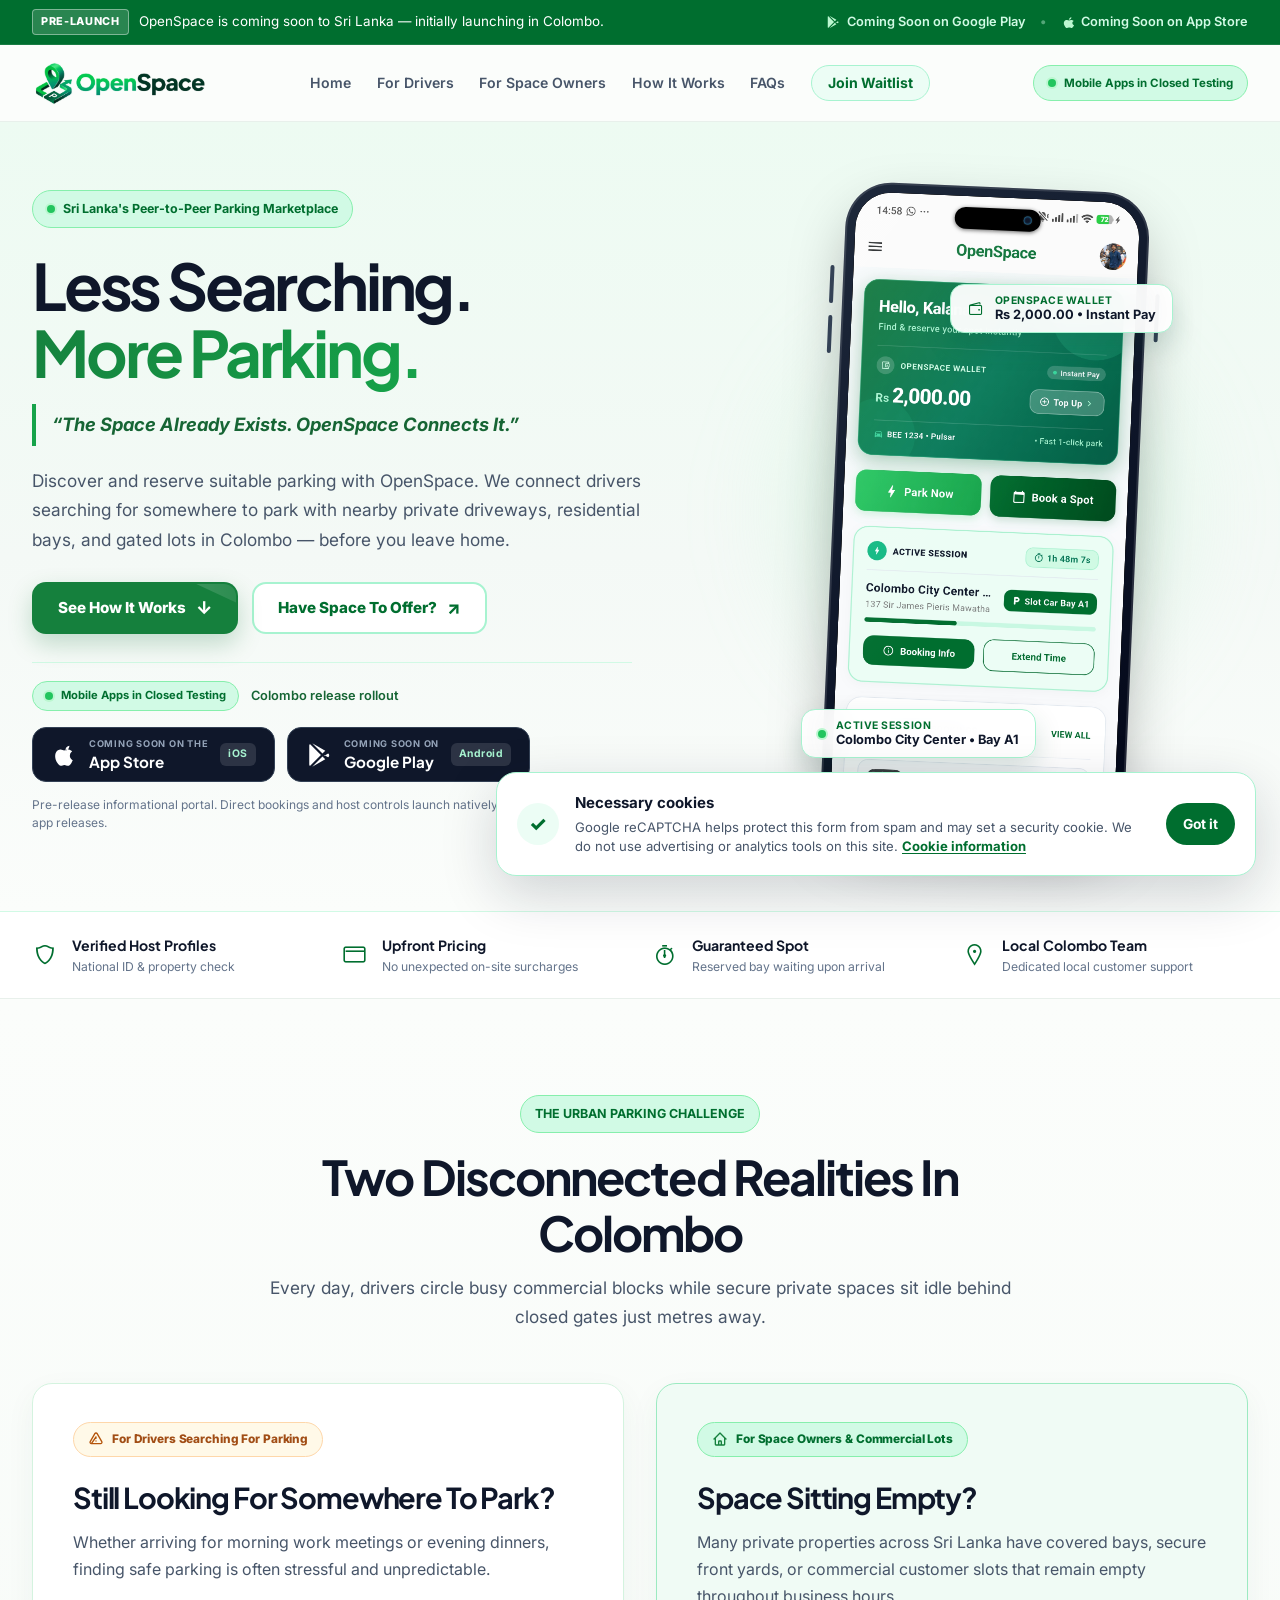
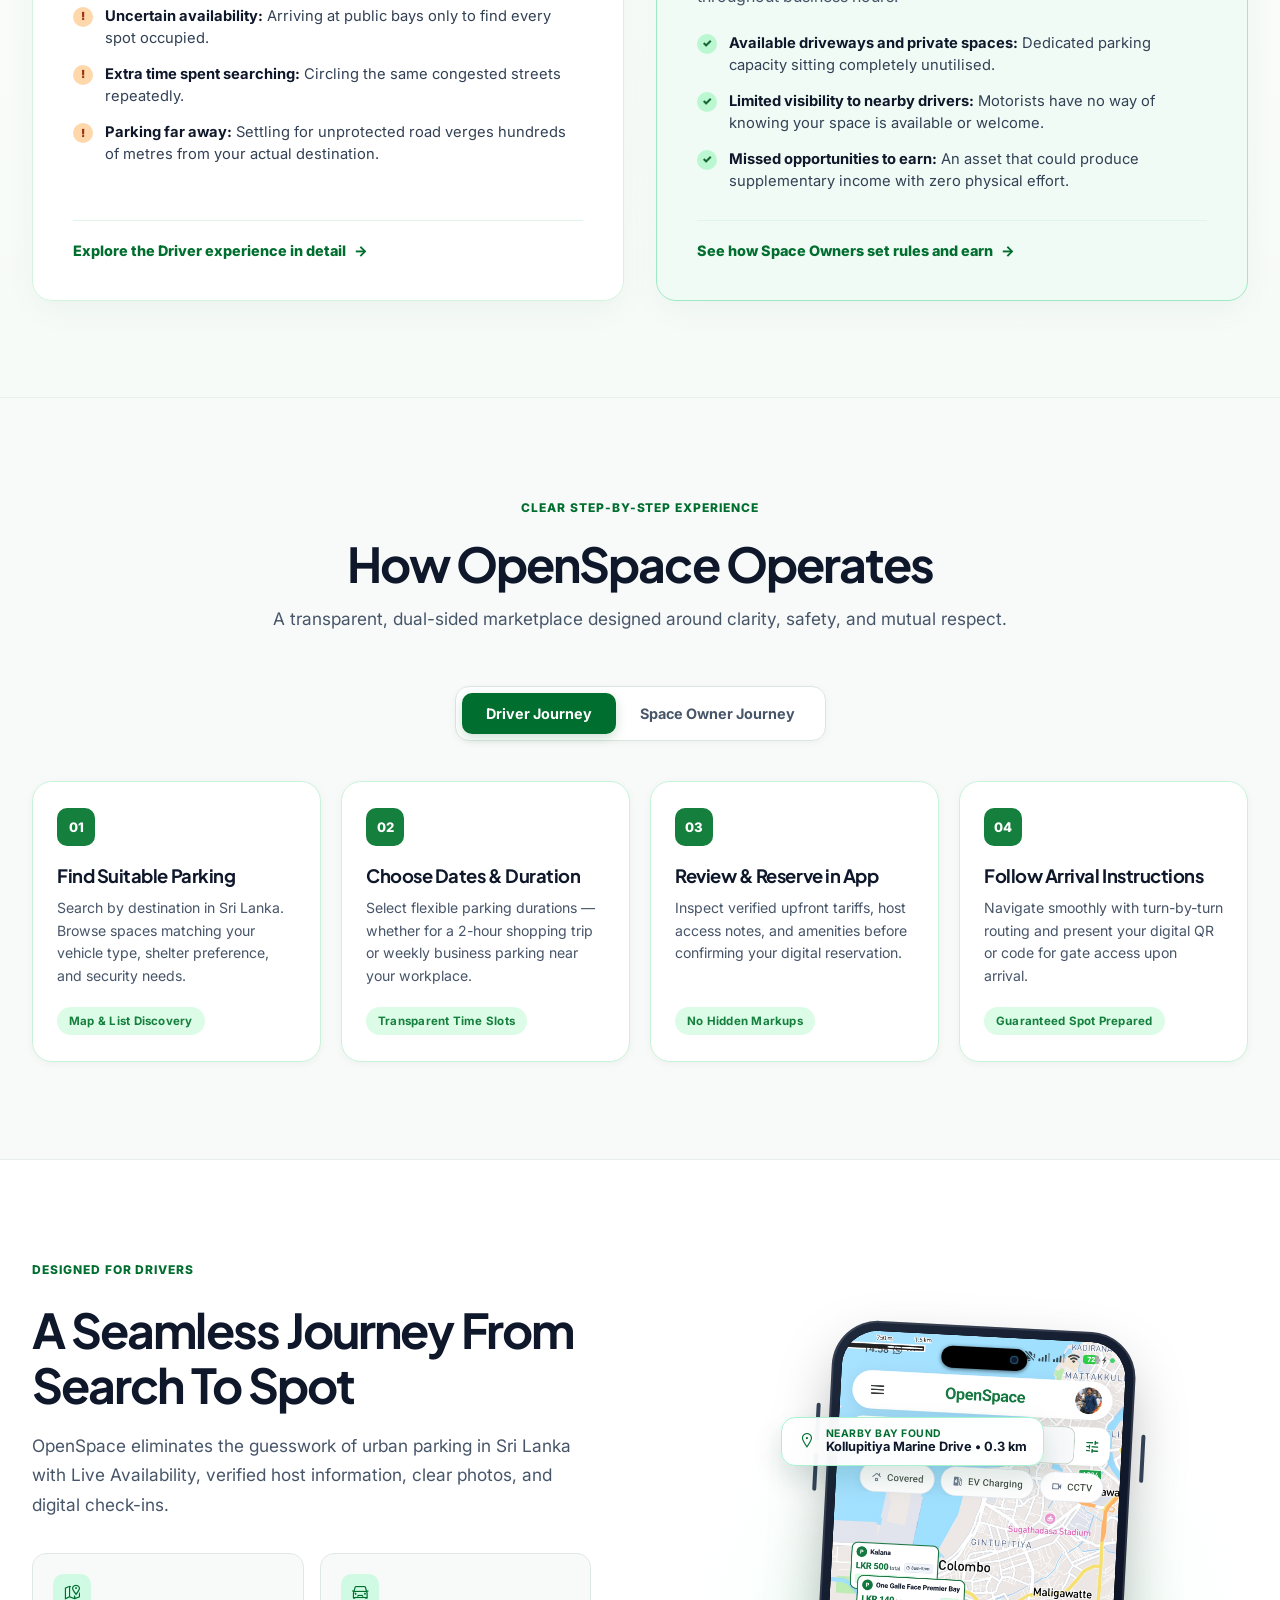
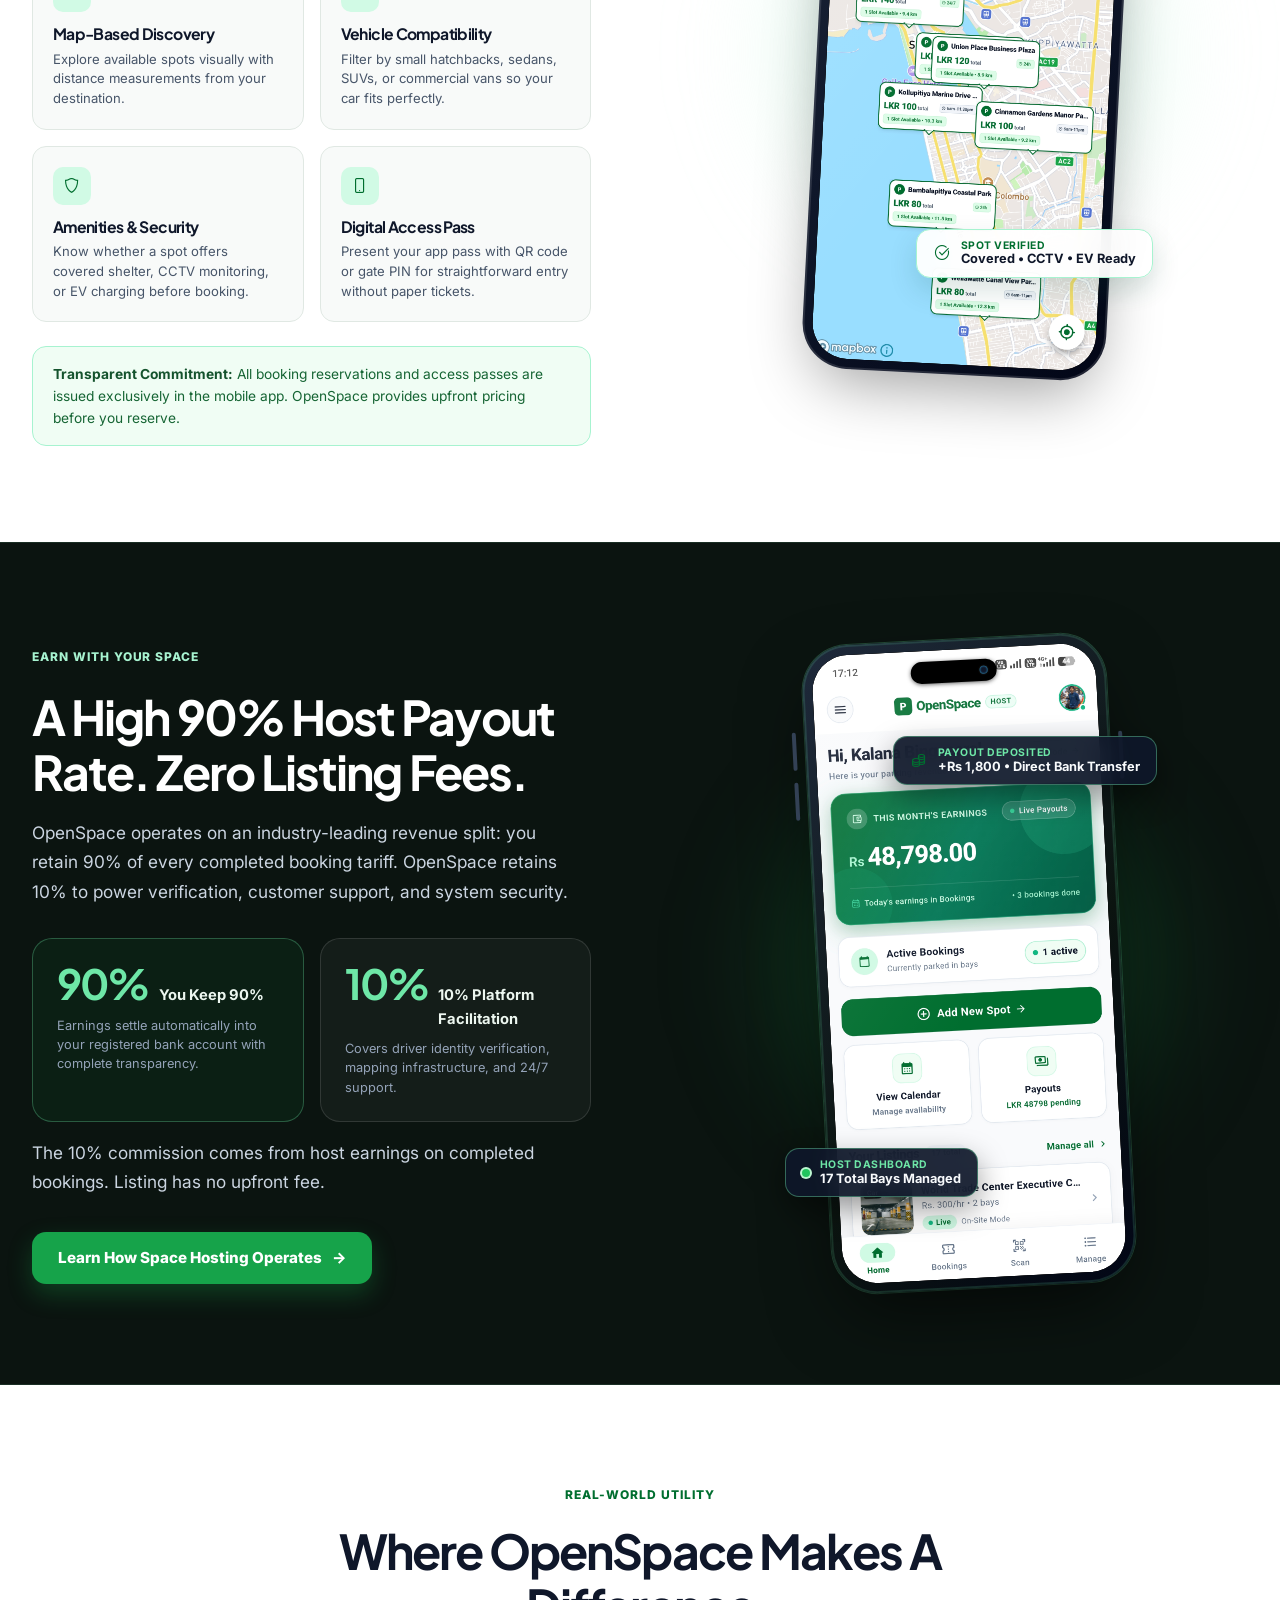
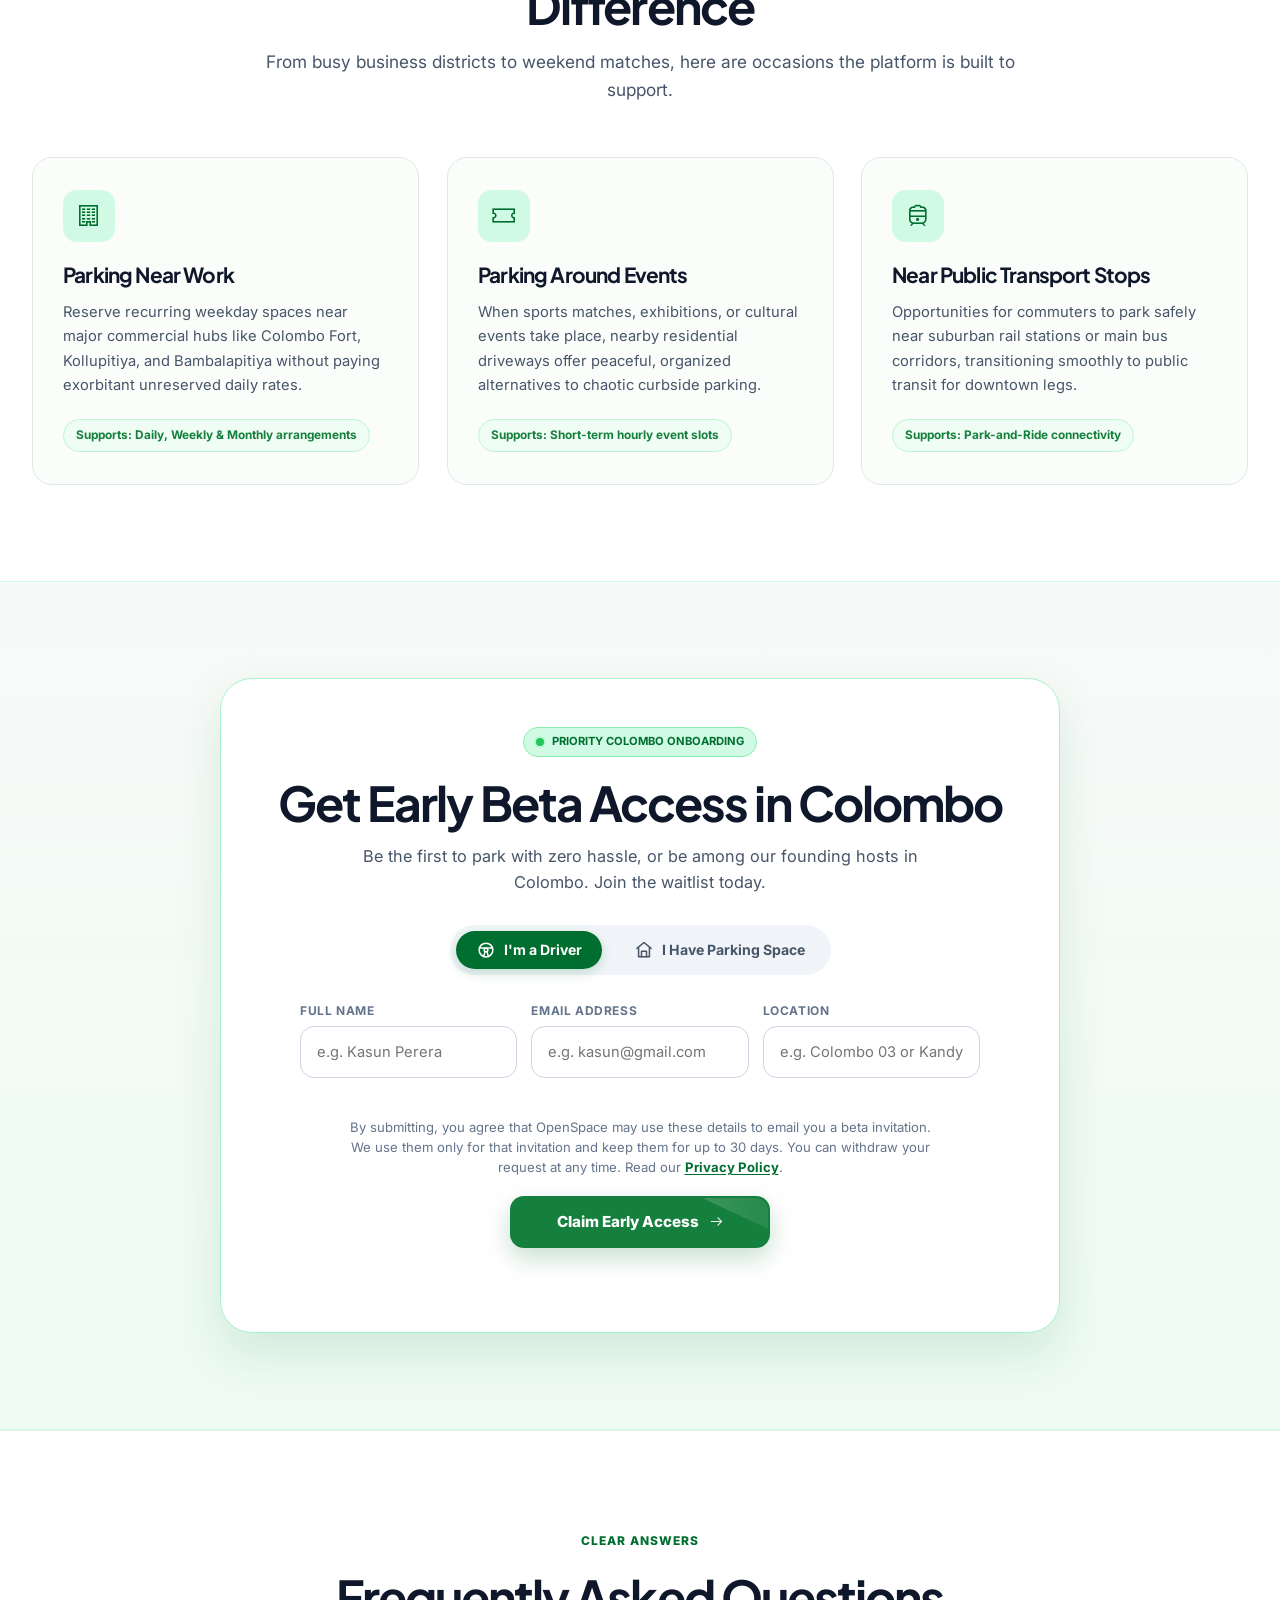
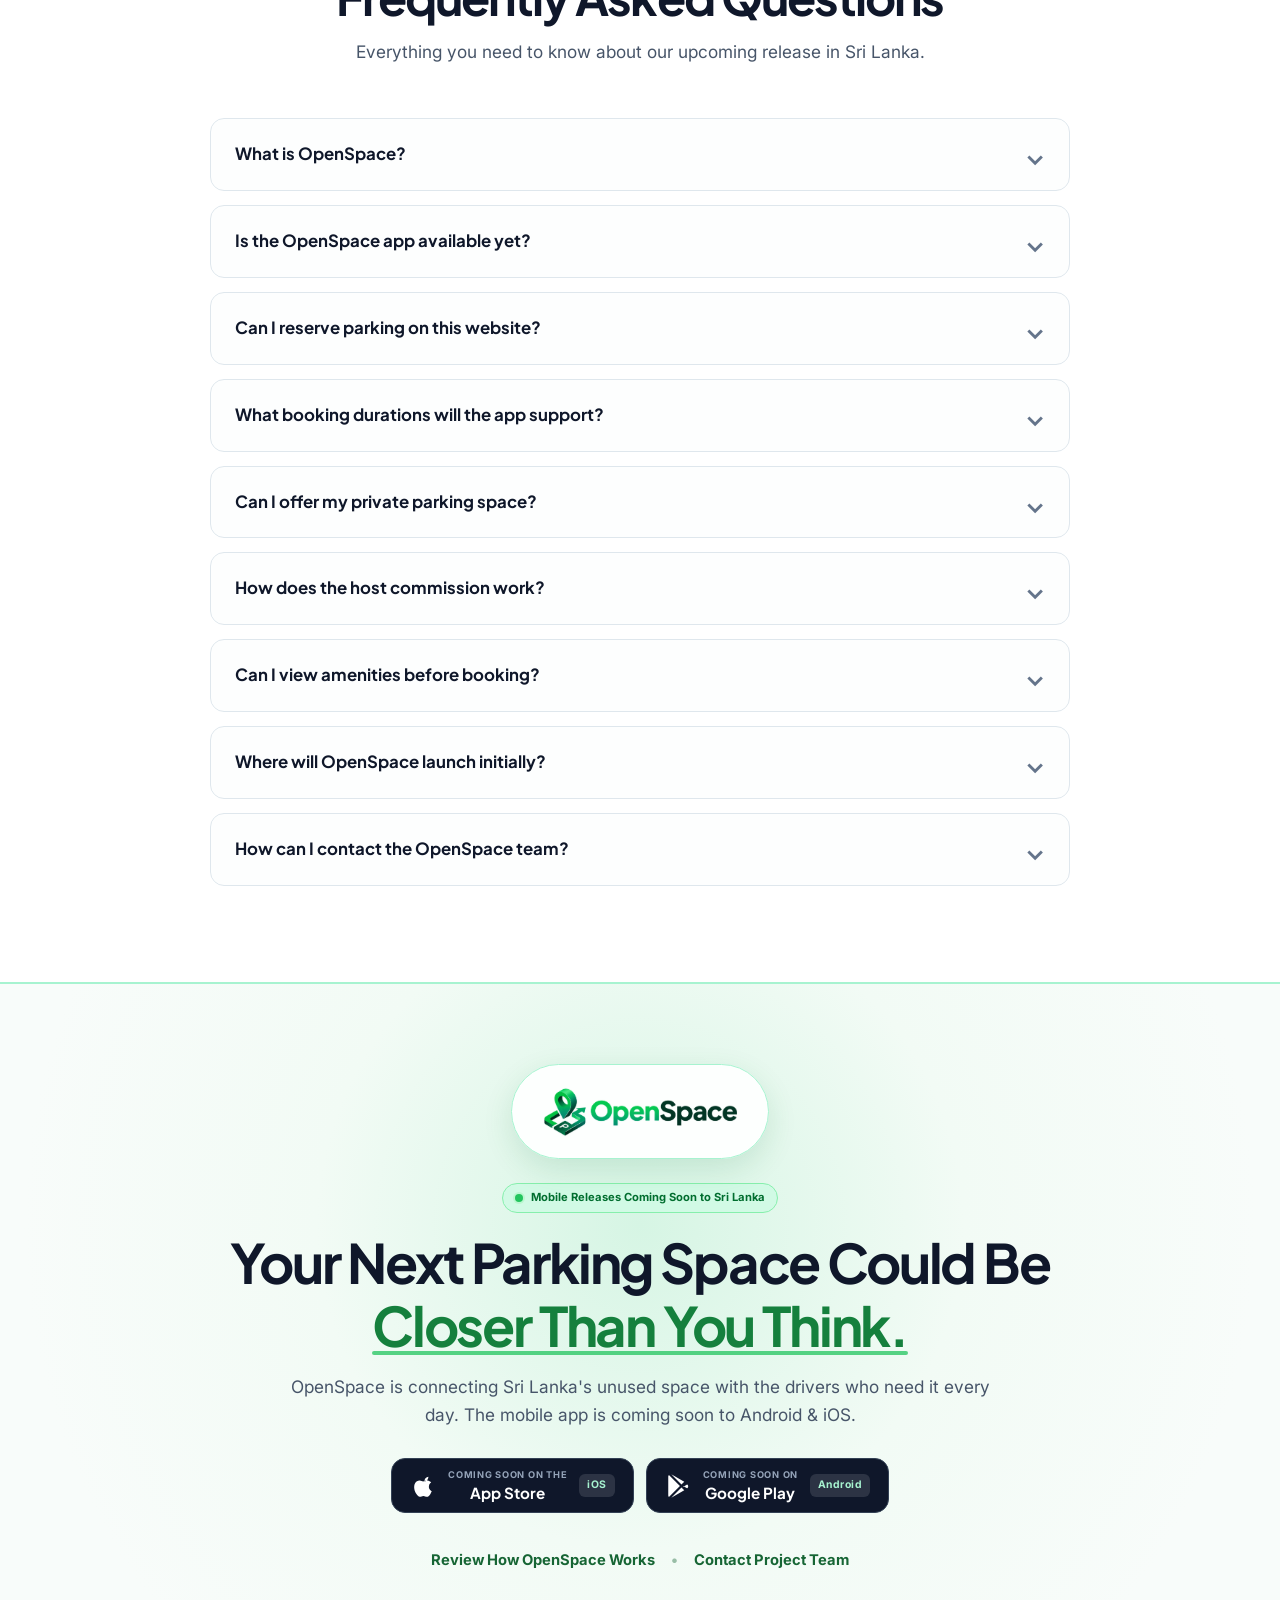
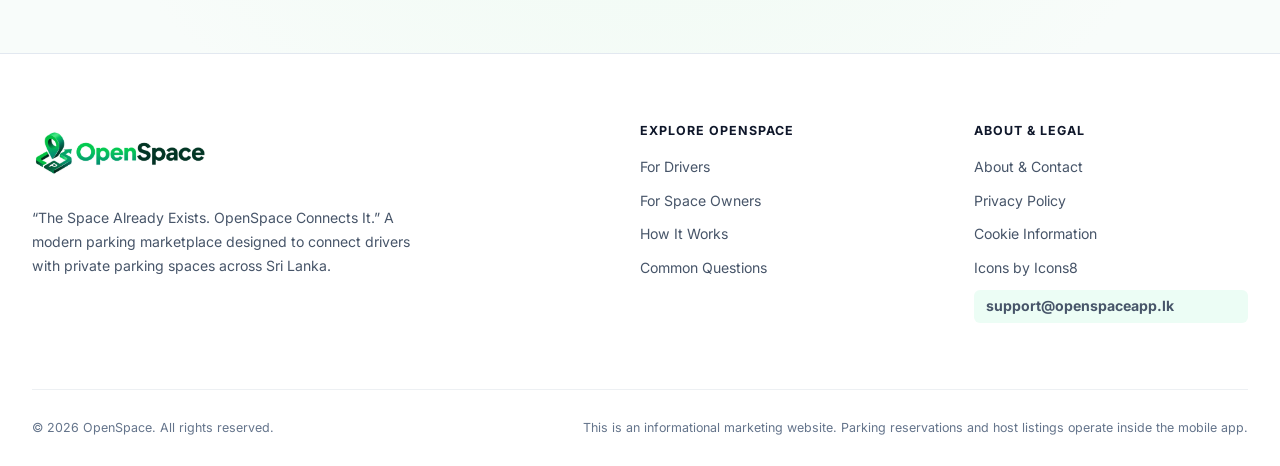
<file: index.html>
<!doctype html>
<html lang="en">
  <head>
    <meta charset="UTF-8" />
    <meta name="viewport" content="width=device-width, initial-scale=1" />
    <meta name="theme-color" content="#006e2f" />
    <meta name="description" content="OpenSpace connects drivers with available private parking spaces across Sri Lanka. Discover and reserve driveways, carports, and secure lots before you arrive. Launching initially in Colombo." />
    <meta property="og:type" content="website" />
    <meta property="og:title" content="OpenSpace — Sri Lanka's Peer-to-Peer Parking Marketplace" />
    <meta property="og:description" content="The space already exists. OpenSpace connects it. Less searching, more parking in Colombo." />
    <meta property="og:image" content="./assets/imgRectangle1.png" />
    <title>OpenSpace — Less Searching. More Parking.</title>
    <link rel="icon" type="image/png" href="./assets/openspace-favicon-v2.png" />
    <link rel="preconnect" href="https://fonts.googleapis.com" />
    <link rel="preconnect" href="https://fonts.gstatic.com" crossorigin />
    <link href="https://fonts.googleapis.com/css2?family=Inter:wght@400;500;600;700;800&family=Plus+Jakarta+Sans:wght@500;600;700;800&display=swap" rel="stylesheet" />
    <link rel="stylesheet" href="./assets/line-awesome/css/line-awesome.min.css" />
    <link rel="stylesheet" href="./styles.css?v=2.6" />
    <link rel="stylesheet" href="./polish.css?v=2.1" />
    <script src="https://www.google.com/recaptcha/api.js" async defer></script>
    <script src="./main.js?v=2.6" defer></script>
  </head>
  <body>
    <!-- Top Scroll Reading Progress Indicator -->
    <div class="scroll-progress-bar" id="scroll-progress" aria-hidden="true"></div>

    <a class="skip-link" href="#main">Skip to content</a>

    <!-- Top Announcement Bar -->
    <aside class="announcement" aria-label="Announcement">
      <div class="container announcement-inner">
        <p><strong class="badge-tag">PRE-LAUNCH</strong> OpenSpace is coming soon to Sri Lanka — initially launching in Colombo.</p>
        <div class="announcement-side">
          <span class="announcement-item"><img src="./assets/imgSvg.svg" alt="" width="14" height="14" /> Coming Soon on Google Play</span>
          <span class="announcement-sep">•</span>
          <span class="announcement-item"><img src="./assets/imgSvg9.svg" alt="" width="14" height="14" /> Coming Soon on App Store</span>
        </div>
      </div>
    </aside>

    <!-- Main Navigation Header -->
    <header class="site-header" id="top">
      <div class="container header-inner">
        <a class="brand" href="#top" id="brand-logo" aria-label="OpenSpace, back to top">
          <img src="./assets/imgChatGptImageSep52026092712Pm11.png" alt="OpenSpace" width="180" height="42" />
        </a>
        <button class="menu-toggle" type="button" aria-label="Open menu" aria-expanded="false" aria-controls="site-nav">
          <span></span><span></span><span></span>
        </button>
        <nav class="site-nav" id="site-nav" aria-label="Main navigation">
          <a href="#top" class="nav-link active">Home</a>
          <a href="#drivers" class="nav-link">For Drivers</a>
          <a href="#owners" class="nav-link">For Space Owners</a>
          <a href="#how-it-works" class="nav-link">How It Works</a>
          <a href="#faqs" class="nav-link">FAQs</a>
          <a href="#waitlist" class="nav-link nav-highlight">Join Waitlist</a>
        </nav>
        <span class="status-pill header-status">
          <span class="status-dot"></span> Mobile Apps in Closed Testing
        </span>
      </div>
    </header>

    <main id="main">
      <!-- Hero Section -->
      <section class="hero" aria-labelledby="hero-heading">
        <div class="container hero-grid">
          <div class="hero-copy scroll-reveal">
            <div class="eyebrow-wrapper">
              <span class="eyebrow pill"><span class="status-dot"></span> Sri Lanka's Peer-to-Peer Parking Marketplace</span>
            </div>
            <h1 id="hero-heading">Less Searching.<br /><span class="text-gradient">More Parking.</span></h1>
            <p class="hero-philosophy">“The Space Already Exists. OpenSpace Connects It.”</p>
            <p class="hero-description">Discover and reserve suitable parking with OpenSpace. We connect drivers searching for somewhere to park with nearby private driveways, residential bays, and gated lots in Colombo — before you leave home.</p>
            
            <div class="button-row">
              <a class="button button-primary" href="#how-it-works">See How It Works <span class="arrow-icon">↓</span></a>
              <a class="button button-outline" href="#owners">Have Space To Offer? <span class="arrow-icon">↗</span></a>
            </div>

            <div class="launch-info">
              <span class="eyebrow pill small"><span class="status-dot"></span> Mobile Apps in Closed Testing</span>
              <span class="rollout-tag">Colombo release rollout</span>
            </div>

            <div class="store-row">
              <div class="store-badge" aria-label="Coming soon on the App Store">
                <img src="./assets/imgSvg7.svg" alt="Apple" class="badge-icon" width="24" height="24" />
                <div class="badge-text">
                  <small>COMING SOON ON THE</small>
                  <strong>App Store</strong>
                </div>
                <span class="platform-chip">iOS</span>
              </div>
              <div class="store-badge" aria-label="Coming soon on Google Play">
                <img src="./assets/imgSvg8.svg" alt="Google Play" class="badge-icon" width="24" height="24" />
                <div class="badge-text">
                  <small>COMING SOON ON</small>
                  <strong>Google Play</strong>
                </div>
                <span class="platform-chip">Android</span>
              </div>
            </div>

            <p class="microcopy">Pre-release informational portal. Direct bookings and host controls launch natively upon public app releases.</p>
          </div>

          <!-- Professional Smartphone Device Showcase 1 -->
          <div class="hero-visual scroll-reveal reveal-scale" aria-label="Preview of the OpenSpace mobile app">
            <div class="phone-showcase">
              <div class="ambient-glow hero-ambient"></div>
              
              <!-- Floating Contextual Badges -->
              <div class="floating-chip chip-wallet">
                <span class="chip-icon las la-wallet" aria-hidden="true"></span>
                <div>
                  <small>OpenSpace Wallet</small>
                  <strong>Rs 2,000.00 • Instant Pay</strong>
                </div>
              </div>

              <div class="floating-chip chip-session">
                <span class="status-dot"></span>
                <div>
                  <small>Active Session</small>
                  <strong>Colombo City Center • Bay A1</strong>
                </div>
              </div>

              <!-- High-End Device Mockup Chassis -->
              <div class="phone-chassis">
                <div class="phone-side-btn btn-power"></div>
                <div class="phone-side-btn btn-vol-up"></div>
                <div class="phone-side-btn btn-vol-down"></div>
                
                <div class="phone-screen-container">
                  <!-- Dynamic Island Pill -->
                  <div class="dynamic-island">
                    <span class="camera-lens"></span>
                  </div>

                  <!-- Screen Image -->
                  <img src="./assets/imgRectangle1.png" alt="OpenSpace app home screen showing instant parking booking" class="phone-screen-img" width="310" height="660" />

                  <!-- Glass Glare Effect -->
                  <div class="phone-glare-overlay"></div>
                </div>
              </div>
            </div>
          </div>
        </div>
      </section>

      <!-- Trust & Verification Bar -->
      <section class="trust-bar scroll-reveal" aria-label="Key guarantees">
        <div class="container trust-inner">
          <div class="trust-item">
            <span class="trust-icon las la-shield-alt" aria-hidden="true"></span>
            <div><strong>Verified Host Profiles</strong><p>National ID &amp; property check</p></div>
          </div>
          <div class="trust-item">
            <span class="trust-icon las la-credit-card" aria-hidden="true"></span>
            <div><strong>Upfront Pricing</strong><p>No unexpected on-site surcharges</p></div>
          </div>
          <div class="trust-item">
            <span class="trust-icon las la-stopwatch" aria-hidden="true"></span>
            <div><strong>Guaranteed Spot</strong><p>Reserved bay waiting upon arrival</p></div>
          </div>
          <div class="trust-item">
            <span class="trust-icon las la-map-marker-alt" aria-hidden="true"></span>
            <div><strong>Local Colombo Team</strong><p>Dedicated local customer support</p></div>
          </div>
        </div>
      </section>

      <!-- The Urban Parking Challenge (Problem Section) -->
      <section class="section problem-section" id="problem" aria-labelledby="problem-heading">
        <div class="container">
          <div class="section-heading center scroll-reveal">
            <span class="eyebrow pill">THE URBAN PARKING CHALLENGE</span>
            <h2 id="problem-heading">Two Disconnected Realities In Colombo</h2>
            <p>Every day, drivers circle busy commercial blocks while secure private spaces sit idle behind closed gates just metres away.</p>
          </div>
          <div class="problem-grid">
            <article class="problem-card driver-card scroll-reveal stagger-1">
              <div class="card-label-badge warning-badge">
                <img src="./assets/imgSvg3.svg" alt="" width="16" height="16" />
                <span>For Drivers Searching For Parking</span>
              </div>
              <h3>Still Looking For Somewhere To Park?</h3>
              <p>Whether arriving for morning work meetings or evening dinners, finding safe parking is often stressful and unpredictable.</p>
              <ul class="feature-list styled-bullets driver-bullets">
                <li>
                  <span class="bullet-dot warning-dot">!</span>
                  <div><strong>Uncertain availability:</strong> Arriving at public bays only to find every spot occupied.</div>
                </li>
                <li>
                  <span class="bullet-dot warning-dot">!</span>
                  <div><strong>Extra time spent searching:</strong> Circling the same congested streets repeatedly.</div>
                </li>
                <li>
                  <span class="bullet-dot warning-dot">!</span>
                  <div><strong>Parking far away:</strong> Settling for unprotected road verges hundreds of metres from your actual destination.</div>
                </li>
              </ul>
              <a class="text-link" href="#drivers">Explore the Driver experience in detail <span aria-hidden="true">→</span></a>
            </article>

            <article class="problem-card owner-card scroll-reveal stagger-2">
              <div class="card-label-badge success-badge">
                <img src="./assets/imgSvg4.svg" alt="" width="16" height="16" />
                <span>For Space Owners &amp; Commercial Lots</span>
              </div>
              <h3>Space Sitting Empty?</h3>
              <p>Many private properties across Sri Lanka have covered bays, secure front yards, or commercial customer slots that remain empty throughout business hours.</p>
              <ul class="feature-list styled-bullets owner-bullets">
                <li>
                  <span class="bullet-dot success-dot">✓</span>
                  <div><strong>Available driveways and private spaces:</strong> Dedicated parking capacity sitting completely unutilised.</div>
                </li>
                <li>
                  <span class="bullet-dot success-dot">✓</span>
                  <div><strong>Limited visibility to nearby drivers:</strong> Motorists have no way of knowing your space is available or welcome.</div>
                </li>
                <li>
                  <span class="bullet-dot success-dot">✓</span>
                  <div><strong>Missed opportunities to earn:</strong> An asset that could produce supplementary income with zero physical effort.</div>
                </li>
              </ul>
              <a class="text-link" href="#owners">See how Space Owners set rules and earn <span aria-hidden="true">→</span></a>
            </article>
          </div>
        </div>
      </section>

      <!-- How OpenSpace Operates (Step-by-Step Experience) -->
      <section class="section works-section" id="how-it-works" aria-labelledby="works-heading">
        <div class="container">
          <div class="section-heading center scroll-reveal">
            <span class="eyebrow">CLEAR STEP-BY-STEP EXPERIENCE</span>
            <h2 id="works-heading">How OpenSpace Operates</h2>
            <p>A transparent, dual-sided marketplace designed around clarity, safety, and mutual respect.</p>
          </div>

          <div class="journey-tabs scroll-reveal" role="tablist" aria-label="Choose a journey">
            <button type="button" role="tab" id="driver-tab" aria-controls="driver-steps" aria-selected="true">Driver Journey</button>
            <button type="button" role="tab" id="owner-tab" aria-controls="owner-steps" aria-selected="false" tabindex="-1">Space Owner Journey</button>
          </div>

          <!-- Driver Journey Panel -->
          <div class="steps-grid" id="driver-steps" role="tabpanel" aria-labelledby="driver-tab">
            <article class="step scroll-reveal stagger-1">
              <span class="step-num">01</span>
              <h3>Find Suitable Parking</h3>
              <p>Search by destination in Sri Lanka. Browse spaces matching your vehicle type, shelter preference, and security needs.</p>
              <span class="step-tag-pill">Map &amp; List Discovery</span>
            </article>
            <article class="step scroll-reveal stagger-2">
              <span class="step-num">02</span>
              <h3>Choose Dates &amp; Duration</h3>
              <p>Select flexible parking durations — whether for a 2-hour shopping trip or weekly business parking near your workplace.</p>
              <span class="step-tag-pill">Transparent Time Slots</span>
            </article>
            <article class="step scroll-reveal stagger-3">
              <span class="step-num">03</span>
              <h3>Review &amp; Reserve in App</h3>
              <p>Inspect verified upfront tariffs, host access notes, and amenities before confirming your digital reservation.</p>
              <span class="step-tag-pill">No Hidden Markups</span>
            </article>
            <article class="step scroll-reveal stagger-4">
              <span class="step-num">04</span>
              <h3>Follow Arrival Instructions</h3>
              <p>Navigate smoothly with turn-by-turn routing and present your digital QR or code for gate access upon arrival.</p>
              <span class="step-tag-pill">Guaranteed Spot Prepared</span>
            </article>
          </div>

          <!-- Owner Journey Panel -->
          <div class="steps-grid" id="owner-steps" role="tabpanel" aria-labelledby="owner-tab" hidden>
            <article class="step">
              <span class="step-num">01</span>
              <h3>List Your Space</h3>
              <p>Add an eligible driveway, residential car porch, or commercial customer bay in minutes with photos and location.</p>
              <span class="step-tag-pill">Verified Host Profile</span>
            </article>
            <article class="step">
              <span class="step-num">02</span>
              <h3>Set Your Terms &amp; Rates</h3>
              <p>Define your available hours, acceptable vehicle sizes, and your hourly or daily parking rates.</p>
              <span class="step-tag-pill">Flexible Schedule Rules</span>
            </article>
            <article class="step">
              <span class="step-num">03</span>
              <h3>Receive In-App Bookings</h3>
              <p>Review incoming driver reservations, manage entry PINs, and monitor bay occupancy directly from the host app.</p>
              <span class="step-tag-pill">Digital Access Control</span>
            </article>
            <article class="step">
              <span class="step-num">04</span>
              <h3>Earn Direct Payouts</h3>
              <p>Receive 90% of completed booking payments deposited directly to your Sri Lankan bank account with full breakdown.</p>
              <span class="step-tag-pill">Direct Bank Payouts</span>
            </article>
          </div>
        </div>
      </section>

      <!-- Designed for Drivers Section -->
      <section class="section driver-section" id="drivers" aria-labelledby="drivers-heading">
        <div class="container split-layout">
          <div class="section-copy scroll-reveal reveal-left">
            <span class="eyebrow">DESIGNED FOR DRIVERS</span>
            <h2 id="drivers-heading">A Seamless Journey From Search To Spot</h2>
            <p>OpenSpace eliminates the guesswork of urban parking in Sri Lanka with Live Availability, verified host information, clear photos, and digital check-ins.</p>
            
            <div class="benefit-grid">
              <div class="benefit-card">
                <span class="benefit-badge las la-map-marked-alt" aria-hidden="true"></span>
                <h3>Map-Based Discovery</h3>
                <p>Explore available spots visually with distance measurements from your destination.</p>
              </div>
              <div class="benefit-card">
                <span class="benefit-badge las la-car" aria-hidden="true"></span>
                <h3>Vehicle Compatibility</h3>
                <p>Filter by small hatchbacks, sedans, SUVs, or commercial vans so your car fits perfectly.</p>
              </div>
              <div class="benefit-card">
                <span class="benefit-badge las la-shield-alt" aria-hidden="true"></span>
                <h3>Amenities &amp; Security</h3>
                <p>Know whether a spot offers covered shelter, CCTV monitoring, or EV charging before booking.</p>
              </div>
              <div class="benefit-card">
                <span class="benefit-badge las la-mobile-alt" aria-hidden="true"></span>
                <h3>Digital Access Pass</h3>
                <p>Present your app pass with QR code or gate PIN for straightforward entry without paper tickets.</p>
              </div>
            </div>

            <div class="commitment-box">
              <strong>Transparent Commitment:</strong> All booking reservations and access passes are issued exclusively in the mobile app. OpenSpace provides upfront pricing before you reserve.
            </div>
          </div>

          <!-- Professional Smartphone Device Showcase 2 (Driver Map) -->
          <div class="product-visual driver-visual scroll-reveal reveal-scale">
            <div class="phone-showcase">
              <div class="ambient-glow map-ambient"></div>
              
              <!-- Floating Map Chips -->
              <div class="floating-chip chip-map-spot">
                <span class="chip-icon las la-map-marker-alt" aria-hidden="true"></span>
                <div>
                  <small>Nearby Bay Found</small>
                  <strong>Kollupitiya Marine Drive • 0.3 km</strong>
                </div>
              </div>

              <div class="floating-chip chip-map-amenity">
                <span class="chip-icon las la-check-circle" aria-hidden="true"></span>
                <div>
                  <small>Spot Verified</small>
                  <strong>Covered • CCTV • EV Ready</strong>
                </div>
              </div>

              <!-- High-End Device Mockup Chassis -->
              <div class="phone-chassis">
                <div class="phone-side-btn btn-power"></div>
                <div class="phone-side-btn btn-vol-up"></div>
                <div class="phone-side-btn btn-vol-down"></div>
                
                <div class="phone-screen-container">
                  <div class="dynamic-island">
                    <span class="camera-lens"></span>
                  </div>
                  <img src="./assets/imgRectangle3.png" alt="OpenSpace map screen displaying parking locations around Colombo" class="phone-screen-img" width="310" height="660" />
                  <div class="phone-glare-overlay"></div>
                </div>
              </div>
            </div>
          </div>
        </div>
      </section>

      <!-- Earn With Your Space (Space Owners Section) -->
      <section class="section owner-section" id="owners" aria-labelledby="owners-heading">
        <div class="container split-layout owner-layout">
          <div class="section-copy scroll-reveal reveal-left">
            <span class="eyebrow">EARN WITH YOUR SPACE</span>
            <h2 id="owners-heading">A High 90% Host Payout Rate. Zero Listing Fees.</h2>
            <p>OpenSpace operates on an industry-leading revenue split: you retain 90% of every completed booking tariff. OpenSpace retains 10% to power verification, customer support, and system security.</p>
            
            <div class="commission-grid">
              <div class="commission-card highlight">
                <div class="commission-head">
                  <strong class="commission-rate">90%</strong>
                  <span class="commission-title">You Keep 90%</span>
                </div>
                <p class="commission-detail">Earnings settle automatically into your registered bank account with complete transparency.</p>
              </div>
              <div class="commission-card">
                <div class="commission-head">
                  <strong class="commission-rate">10%</strong>
                  <span class="commission-title">10% Platform Facilitation</span>
                </div>
                <p class="commission-detail">Covers driver identity verification, mapping infrastructure, and 24/7 support.</p>
              </div>
            </div>

            <p class="owner-note">The 10% commission comes from host earnings on completed bookings. Listing has no upfront fee.</p>
            <a class="button button-bright" href="#waitlist">Learn How Space Hosting Operates <span aria-hidden="true">→</span></a>
          </div>

          <!-- Professional Smartphone Device Showcase 3 (Host Listings) -->
          <div class="product-visual host-visual scroll-reveal reveal-scale">
            <div class="phone-showcase">
              <div class="ambient-glow host-ambient"></div>
              
              <!-- Floating Host Chips -->
              <div class="floating-chip chip-payout">
                <span class="chip-icon las la-coins" aria-hidden="true"></span>
                <div>
                  <small>Payout Deposited</small>
                  <strong>+Rs 1,800 • Direct Bank Transfer</strong>
                </div>
              </div>

              <div class="floating-chip chip-bays">
                <span class="status-dot"></span>
                <div>
                  <small>Host Dashboard</small>
                  <strong>17 Total Bays Managed</strong>
                </div>
              </div>

              <!-- High-End Device Mockup Chassis -->
              <div class="phone-chassis dark-chassis">
                <div class="phone-side-btn btn-power"></div>
                <div class="phone-side-btn btn-vol-up"></div>
                <div class="phone-side-btn btn-vol-down"></div>
                
                <div class="phone-screen-container">
                  <div class="dynamic-island">
                    <span class="camera-lens"></span>
                  </div>
                  <img src="./assets/host-listings.jpg" alt="OpenSpace host app showing parking listings in Colombo" class="phone-screen-img" width="310" height="650" />
                  <div class="phone-glare-overlay"></div>
                </div>
              </div>
            </div>
          </div>
        </div>
      </section>

      <!-- Real-World Utility (Where OpenSpace Makes A Difference) -->
      <section class="section uses-section" id="use-cases" aria-labelledby="uses-heading">
        <div class="container">
          <div class="section-heading center scroll-reveal">
            <span class="eyebrow">REAL-WORLD UTILITY</span>
            <h2 id="uses-heading">Where OpenSpace Makes A Difference</h2>
            <p>From busy business districts to weekend matches, here are occasions the platform is built to support.</p>
          </div>
          <div class="use-grid">
            <article class="use-card scroll-reveal stagger-1">
              <div class="use-icon-wrap">
                <span class="use-icon las la-building" aria-hidden="true"></span>
              </div>
              <h3>Parking Near Work</h3>
              <p>Reserve recurring weekday spaces near major commercial hubs like Colombo Fort, Kollupitiya, and Bambalapitiya without paying exorbitant unreserved daily rates.</p>
              <span class="use-tag-pill">Supports: Daily, Weekly &amp; Monthly arrangements</span>
            </article>

            <article class="use-card scroll-reveal stagger-2">
              <div class="use-icon-wrap">
                <span class="use-icon las la-ticket-alt" aria-hidden="true"></span>
              </div>
              <h3>Parking Around Events</h3>
              <p>When sports matches, exhibitions, or cultural events take place, nearby residential driveways offer peaceful, organized alternatives to chaotic curbside parking.</p>
              <span class="use-tag-pill">Supports: Short-term hourly event slots</span>
            </article>

            <article class="use-card scroll-reveal stagger-3">
              <div class="use-icon-wrap">
                <span class="use-icon las la-train" aria-hidden="true"></span>
              </div>
              <h3>Near Public Transport Stops</h3>
              <p>Opportunities for commuters to park safely near suburban rail stations or main bus corridors, transitioning smoothly to public transit for downtown legs.</p>
              <span class="use-tag-pill">Supports: Park-and-Ride connectivity</span>
            </article>
          </div>
        </div>
      </section>

      <!-- Pre-Launch Early Access Waitlist (Name, Email, Location with Fake Save Animation) -->
      <section class="section waitlist-section" id="waitlist" aria-labelledby="waitlist-heading">
        <div class="container">
          <div class="waitlist-box scroll-reveal reveal-scale">
            <!-- Normal Form State -->
            <div class="waitlist-content" id="waitlist-content-wrapper">
              <span class="eyebrow pill small"><span class="status-dot"></span> PRIORITY COLOMBO ONBOARDING</span>
              <h2 id="waitlist-heading">Get Early Beta Access in Colombo</h2>
              <p>Be the first to park with zero hassle, or be among our founding hosts in Colombo. Join the waitlist today.</p>
              
              <form class="waitlist-form" id="waitlist-form" action="https://formspree.io/f/xdeazarn" method="POST">
                <input type="text" name="_gotcha" tabindex="-1" autocomplete="off" hidden />
                <input type="hidden" name="privacy_notice_version" value="2026-10-10" />
                <div class="role-selector" role="radiogroup" aria-label="Select your role">
                  <label class="role-option active">
                    <input type="radio" name="role" value="driver" checked />
                    <span class="role-choice"><svg class="role-icon" viewBox="0 0 24 24" fill="none" stroke="currentColor" stroke-width="1.8" stroke-linecap="round" stroke-linejoin="round" aria-hidden="true"><circle cx="12" cy="12" r="8.25" /><circle cx="12" cy="12" r="2.2" /><path d="M4.2 9.5h15.6M10.7 14l-1.3 5.4M13.3 14l1.3 5.4" /></svg>I'm a Driver</span>
                  </label>
                  <label class="role-option">
                    <input type="radio" name="role" value="owner" />
                    <span class="role-choice"><svg class="role-icon" viewBox="0 0 24 24" fill="none" stroke="currentColor" stroke-width="1.8" stroke-linecap="round" stroke-linejoin="round" aria-hidden="true"><path d="m3.5 10 8.5-7 8.5 7" /><path d="M5.5 9.5V20h13V9.5" /><path d="M9 20v-6.5h6V20" /></svg>I Have Parking Space</span>
                  </label>
                </div>

                <div class="form-grid">
                  <div class="input-field">
                    <label for="waitlist-name" class="field-label">Full Name</label>
                    <input type="text" id="waitlist-name" name="name" placeholder="e.g. Kasun Perera" autocomplete="name" maxlength="100" required />
                  </div>
                  <div class="input-field">
                    <label for="waitlist-email" class="field-label">Email Address</label>
                    <input type="email" id="waitlist-email" name="email" placeholder="e.g. kasun@gmail.com" autocomplete="email" maxlength="254" required />
                  </div>
                  <div class="input-field location-field">
                    <label for="waitlist-location" class="field-label">Location</label>
                    <input type="text" id="waitlist-location" name="location" placeholder="e.g. Colombo 03 or Kandy" autocomplete="address-level2" maxlength="100" required />
                  </div>
                </div>

                <div class="captcha-wrap">
                  <div class="g-recaptcha" data-sitekey="6LfC_-ctAAAAAIzHxEVqLrTm97XD8vJ2ioMqD14H"></div>
                </div>

                <p class="waitlist-privacy-note">By submitting, you agree that OpenSpace may use these details to email you a beta invitation. We use them only for that invitation and keep them for up to 30 days. You can withdraw your request at any time. Read our <a href="./privacy.html">Privacy Policy</a>.</p>

                <div class="form-actions">
                  <button type="submit" class="button button-primary waitlist-submit" id="waitlist-btn">
                    <span class="btn-text">Claim Early Access</span>
                    <span class="btn-icon las la-arrow-right" aria-hidden="true"></span>
                  </button>
                </div>

                <div class="form-feedback" id="form-feedback" aria-live="polite"></div>
              </form>
            </div>

            <div class="waitlist-success" id="waitlist-success" role="status" hidden>
              <h3>Thanks for joining the waitlist!</h3>
              <p>We've received your beta invitation request. If we can invite you, we'll email you within 30 days.</p>
              <button type="button" class="button button-outline" id="waitlist-reset">Submit another request</button>
            </div>

          </div>
        </div>
      </section>

      <!-- Frequently Asked Questions -->
      <section class="section faq-section" id="faqs" aria-labelledby="faq-heading">
        <div class="container faq-container">
          <div class="section-heading center scroll-reveal">
            <span class="eyebrow">CLEAR ANSWERS</span>
            <h2 id="faq-heading">Frequently Asked Questions</h2>
            <p>Everything you need to know about our upcoming release in Sri Lanka.</p>
          </div>
          <div class="faq-list scroll-reveal">
            <details>
              <summary>What is OpenSpace?</summary>
              <p>OpenSpace is a mobile parking marketplace that connects drivers with suitable parking spaces offered by private home and commercial property owners in Sri Lanka.</p>
            </details>
            <details>
              <summary>Is the OpenSpace app available yet?</summary>
              <p>The app is currently undergoing closed beta testing in Colombo. You can request a beta invitation using the form above. If we can invite you, we'll email you within 30 days.</p>
            </details>
            <details>
              <summary>Can I reserve parking on this website?</summary>
              <p>No. This website serves as the informational and early registration hub. All real-time slot searches, navigation passes, and secure payment processing operate natively inside the mobile app.</p>
            </details>
            <details>
              <summary>What booking durations will the app support?</summary>
              <p>OpenSpace supports flexible hourly, daily, weekly, and monthly parking arrangements, configured individually by each space owner to suit their schedule.</p>
            </details>
            <details>
              <summary>Can I offer my private parking space?</summary>
              <p>Yes! Eligible property owners in Colombo with residential driveways, secure front yards, or commercial customer slots can list space. Verification requires valid identification and proof of property rights.</p>
            </details>
            <details>
              <summary>How does the host commission work?</summary>
              <p>OpenSpace operates on a 90/10 revenue split. Space owners retain 90% of every completed booking tariff, while OpenSpace retains 10% to cover driver identity verification, mapping, customer support, and payment systems.</p>
            </details>
            <details>
              <summary>Can I view amenities before booking?</summary>
              <p>Yes. Every listing in the app details whether a space is covered, gated, monitored with CCTV, equipped with EV charging, or manned by on-site security before you confirm.</p>
            </details>
            <details>
              <summary>Where will OpenSpace launch initially?</summary>
              <p>OpenSpace is rolling out initially across Colombo (including Fort, Kollupitiya, Bambalapitiya, Slave Island, Cinnamon Gardens, and surrounding corridors) before expanding to other metropolitan hubs.</p>
            </details>
            <details>
              <summary>How can I contact the OpenSpace team?</summary>
              <p>You can email our team directly at <a href="mailto:support@openspaceapp.lk">support@openspaceapp.lk</a> for partnership, corporate bay, or host onboarding inquiries.</p>
            </details>
          </div>
        </div>
      </section>

      <!-- Closing CTA Section -->
      <section class="section closing-section" id="about" aria-labelledby="closing-heading">
        <div class="container closing-inner scroll-reveal reveal-scale">
          <!-- Replaced green square mark with OpenSpace Official Logo -->
          <div class="closing-logo-wrap">
            <img src="./assets/imgChatGptImageSep52026092712Pm11.png" alt="OpenSpace Logo" class="closing-brand-logo" width="220" height="52" />
          </div>

          <div class="closing-eyebrow-wrap">
            <span class="eyebrow pill small"><span class="status-dot"></span> Mobile Releases Coming Soon to Sri Lanka</span>
          </div>

          <h2 id="closing-heading">
            Your Next Parking Space Could Be<br />
            <span class="highlight-under">Closer Than You Think.</span>
          </h2>

          <p>OpenSpace is connecting Sri Lanka's unused space with the drivers who need it every day. The mobile app is coming soon to Android &amp; iOS.</p>

          <div class="store-row closing-store-row">
            <div class="store-badge" aria-label="Coming soon on the App Store">
              <img src="./assets/imgSvg7.svg" alt="Apple" class="badge-icon" width="24" height="24" />
              <div class="badge-text">
                <small>COMING SOON ON THE</small>
                <strong>App Store</strong>
              </div>
              <span class="platform-chip">iOS</span>
            </div>
            <div class="store-badge" aria-label="Coming soon on Google Play">
              <img src="./assets/imgSvg8.svg" alt="Google Play" class="badge-icon" width="24" height="24" />
              <div class="badge-text">
                <small>COMING SOON ON</small>
                <strong>Google Play</strong>
              </div>
              <span class="platform-chip">Android</span>
            </div>
          </div>

          <div class="closing-links">
            <a href="#how-it-works">Review How OpenSpace Works</a>
            <span class="closing-link-dot">•</span>
            <a href="mailto:support@openspaceapp.lk">Contact Project Team</a>
          </div>
        </div>
      </section>
    </main>

    <!-- Footer -->
    <footer class="footer">
      <div class="container footer-grid">
        <div class="footer-col-brand">
          <a class="brand footer-brand" href="#top" aria-label="OpenSpace, back to top">
            <img src="./assets/imgChatGptImageSep52026092712Pm11.png" alt="OpenSpace" width="180" height="42" />
          </a>
          <p class="footer-tagline">“The Space Already Exists. OpenSpace Connects It.” A modern parking marketplace designed to connect drivers with private parking spaces across Sri Lanka.</p>
        </div>

        <div class="footer-col">
          <h2>EXPLORE OPENSPACE</h2>
          <a href="#drivers">For Drivers</a>
          <a href="#owners">For Space Owners</a>
          <a href="#how-it-works">How It Works</a>
          <a href="#faqs">Common Questions</a>
        </div>

        <div class="footer-col">
          <h2>ABOUT &amp; LEGAL</h2>
          <a href="mailto:support@openspaceapp.lk">About &amp; Contact</a>
          <a href="./privacy.html">Privacy Policy</a>
          <a href="./cookies.html">Cookie Information</a>
          <a href="https://icons8.com/line-awesome" target="_blank" rel="noopener noreferrer">Icons by Icons8</a>
          <a href="mailto:support@openspaceapp.lk" class="support-email-tag">support@openspaceapp.lk</a>
        </div>
      </div>

      <div class="container footer-bottom">
        <span>© <span id="year"></span> OpenSpace. All rights reserved.</span>
        <span>This is an informational marketing website. Parking reservations and host listings operate inside the mobile app.</span>
      </div>
    </footer>

    <aside class="cookie-notice" id="cookie-notice" aria-label="Cookie information" hidden>
      <div class="cookie-notice-icon" aria-hidden="true">✓</div>
      <div class="cookie-notice-copy">
        <strong>Necessary cookies</strong>
        <p>Google reCAPTCHA helps protect this form from spam and may set a security cookie. We do not use advertising or analytics tools on this site. <a href="./cookies.html">Cookie information</a></p>
      </div>
      <button class="cookie-notice-dismiss" id="cookie-notice-dismiss" type="button">Got it</button>
    </aside>
  </body>
</html>
</file>
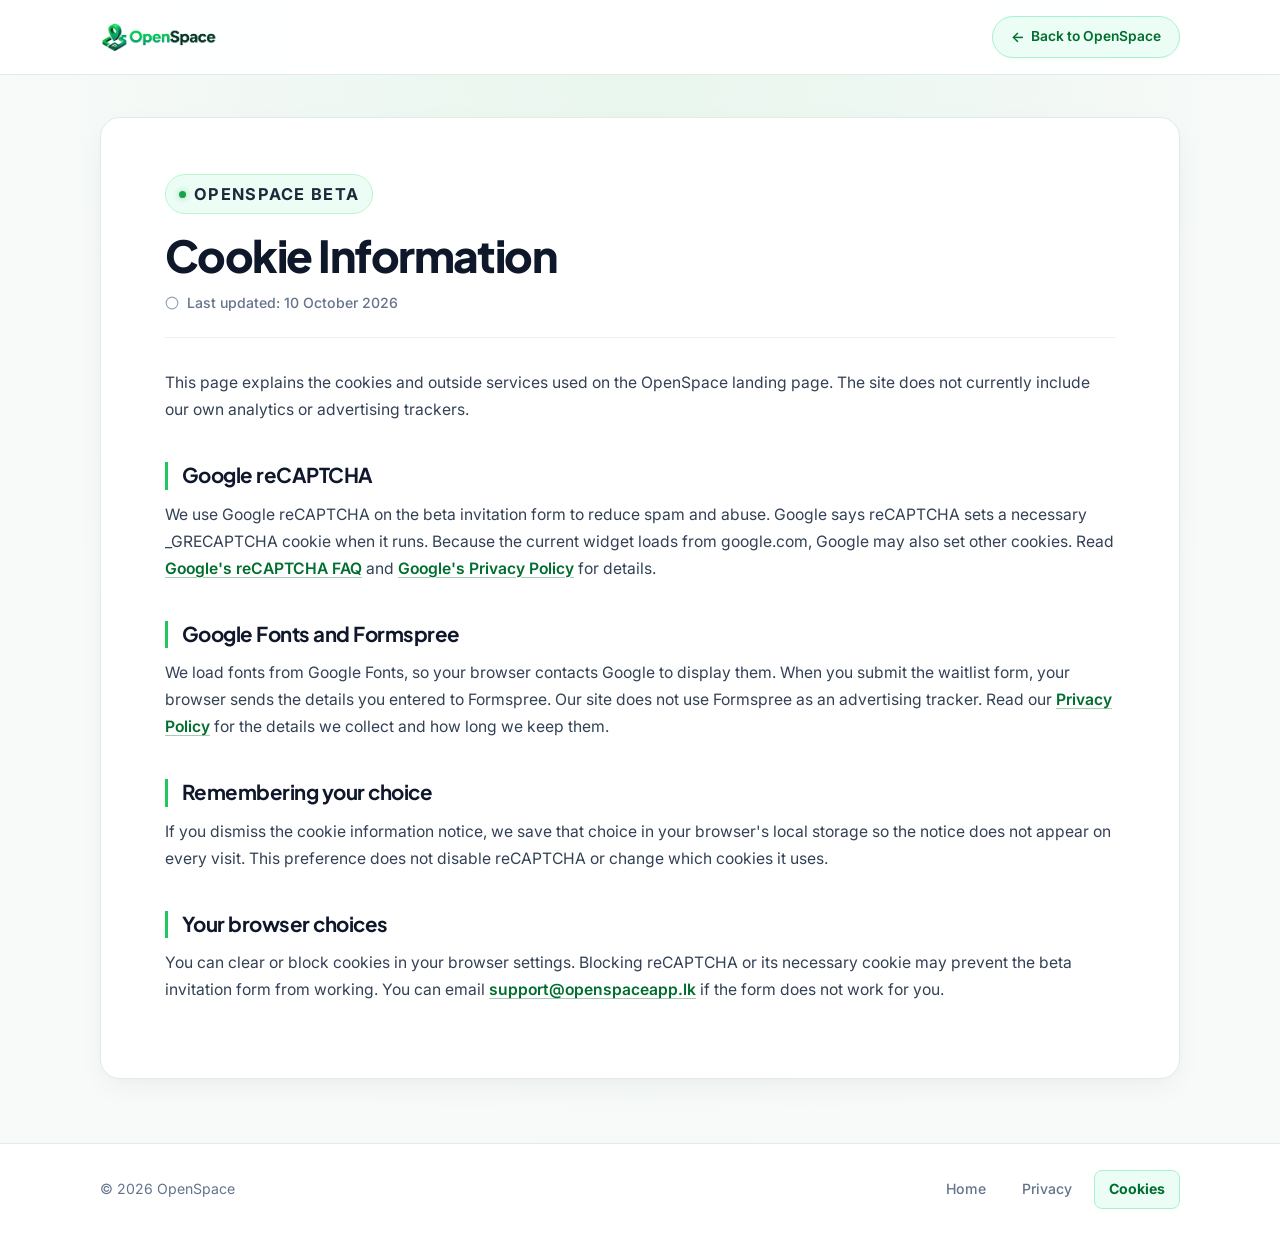
<file: cookies.html>
<!doctype html>
<html lang="en">
  <head>
    <meta charset="UTF-8" />
    <meta name="viewport" content="width=device-width, initial-scale=1" />
    <meta name="theme-color" content="#006e2f" />
    <meta name="description" content="Cookies and third-party services used by the OpenSpace landing page." />
    <title>Cookie Information | OpenSpace</title>
    <link rel="icon" type="image/png" href="./assets/openspace-favicon-v2.png" />
    <link rel="preconnect" href="https://fonts.googleapis.com" />
    <link rel="preconnect" href="https://fonts.gstatic.com" crossorigin />
    <link href="https://fonts.googleapis.com/css2?family=Inter:wght@400;500;600;700;800&family=Plus+Jakarta+Sans:wght@500;600;700;800&display=swap" rel="stylesheet" />
    <link rel="stylesheet" href="./legal.css?v=1.1" />
  </head>
  <body>
    <header class="legal-header">
      <div class="legal-container header-inner">
        <a class="brand" href="./index.html" aria-label="OpenSpace">
          <img src="./assets/imgChatGptImageSep52026092712Pm11.png" alt="OpenSpace" class="brand-logo" width="160" height="38" />
        </a>
        <a class="back-link" href="./index.html#waitlist">Back to OpenSpace</a>
      </div>
    </header>

    <main class="legal-container legal-content">
      <p class="eyebrow">OPENSPACE BETA</p>
      <h1>Cookie Information</h1>
      <p class="updated">Last updated: 10 October 2026</p>
      <p>This page explains the cookies and outside services used on the OpenSpace landing page. The site does not currently include our own analytics or advertising trackers.</p>

      <h2>Google reCAPTCHA</h2>
      <p>We use Google reCAPTCHA on the beta invitation form to reduce spam and abuse. Google says reCAPTCHA sets a necessary _GRECAPTCHA cookie when it runs. Because the current widget loads from google.com, Google may also set other cookies. Read <a href="https://developers.google.com/recaptcha/docs/faq">Google's reCAPTCHA FAQ</a> and <a href="https://policies.google.com/privacy">Google's Privacy Policy</a> for details.</p>

      <h2>Google Fonts and Formspree</h2>
      <p>We load fonts from Google Fonts, so your browser contacts Google to display them. When you submit the waitlist form, your browser sends the details you entered to Formspree. Our site does not use Formspree as an advertising tracker. Read our <a href="./privacy.html">Privacy Policy</a> for the details we collect and how long we keep them.</p>

      <h2>Remembering your choice</h2>
      <p>If you dismiss the cookie information notice, we save that choice in your browser's local storage so the notice does not appear on every visit. This preference does not disable reCAPTCHA or change which cookies it uses.</p>

      <h2>Your browser choices</h2>
      <p>You can clear or block cookies in your browser settings. Blocking reCAPTCHA or its necessary cookie may prevent the beta invitation form from working. You can email <a href="mailto:support@openspaceapp.lk">support@openspaceapp.lk</a> if the form does not work for you.</p>
    </main>

    <footer class="legal-footer">
      <div class="legal-container footer-inner">
        <span>© 2026 OpenSpace</span>
        <nav aria-label="Legal pages"><a href="./index.html">Home</a><a href="./privacy.html">Privacy</a><a href="./cookies.html" aria-current="page">Cookies</a></nav>
      </div>
    </footer>
  </body>
</html>
</file>
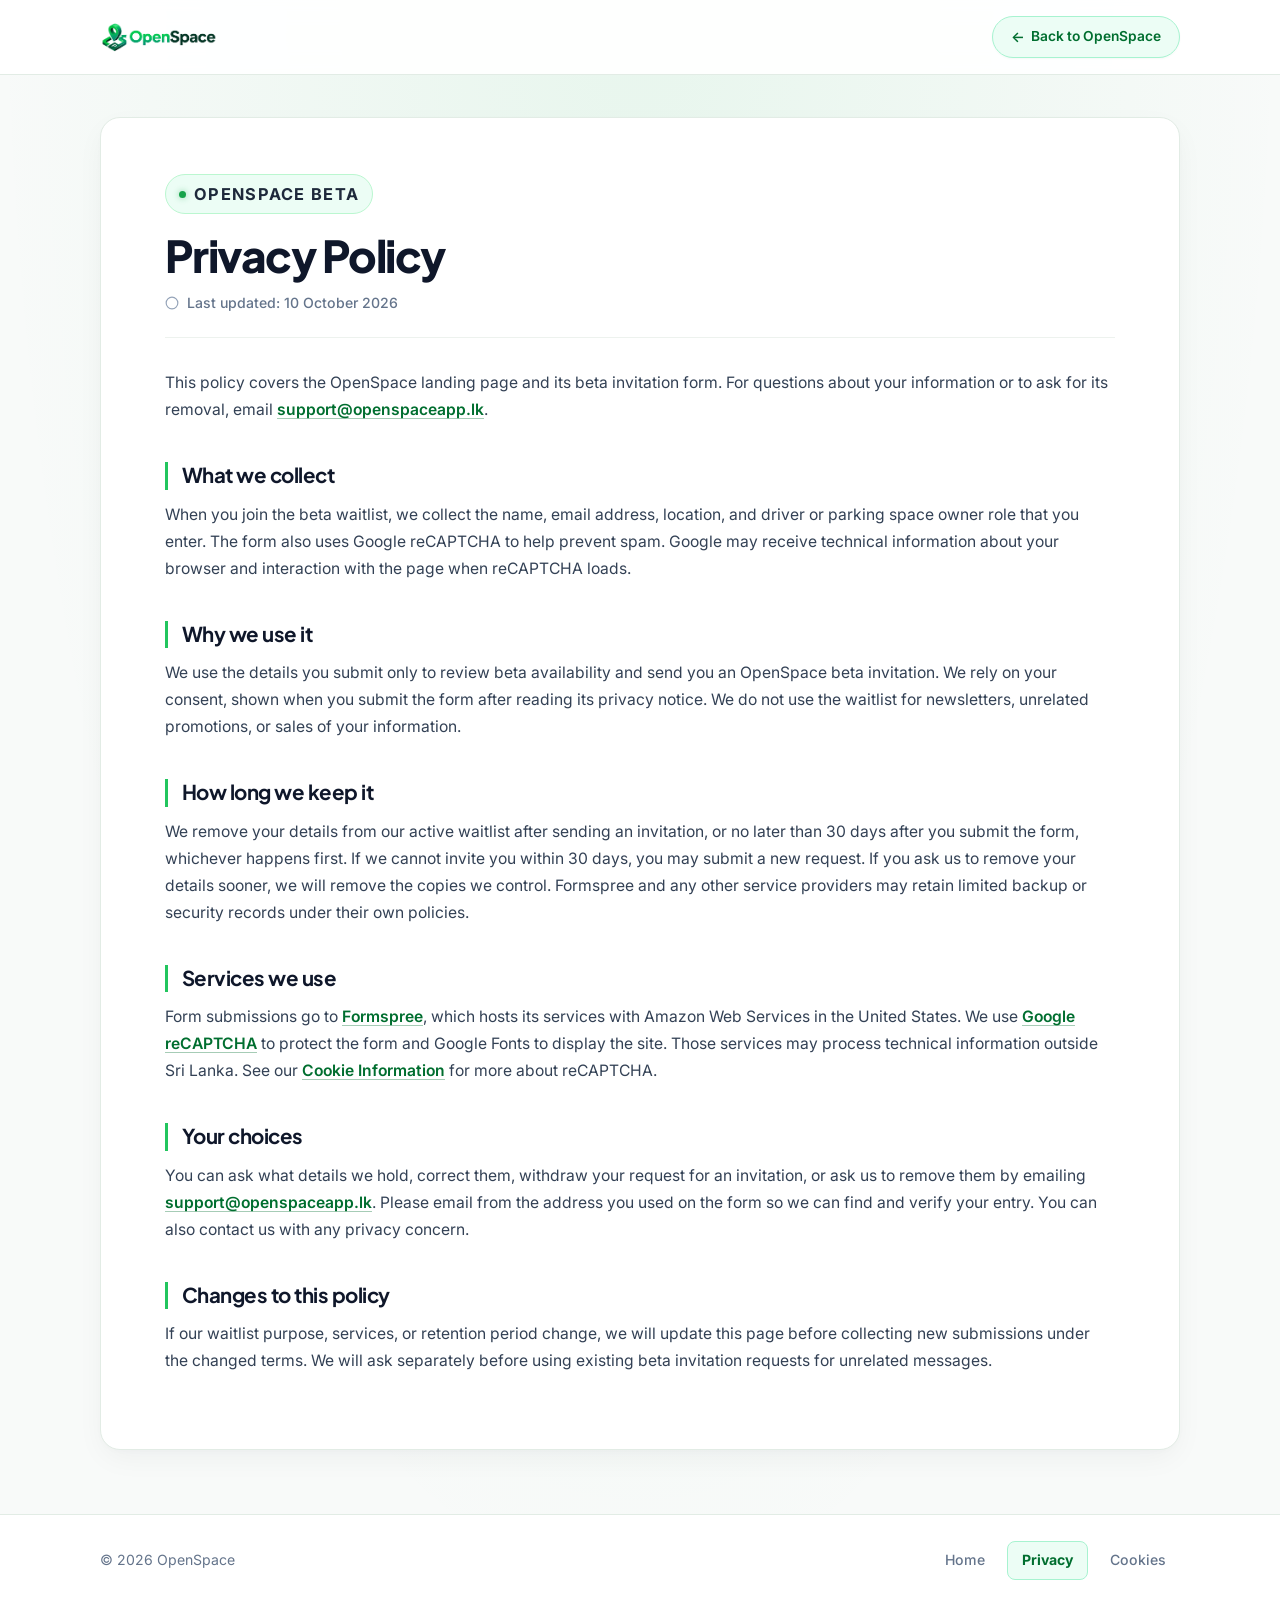
<file: privacy.html>
<!doctype html>
<html lang="en">
  <head>
    <meta charset="UTF-8" />
    <meta name="viewport" content="width=device-width, initial-scale=1" />
    <meta name="theme-color" content="#006e2f" />
    <meta name="description" content="How OpenSpace uses details submitted for a beta invitation." />
    <title>Privacy Policy | OpenSpace</title>
    <link rel="icon" type="image/png" href="./assets/openspace-favicon-v2.png" />
    <link rel="preconnect" href="https://fonts.googleapis.com" />
    <link rel="preconnect" href="https://fonts.gstatic.com" crossorigin />
    <link href="https://fonts.googleapis.com/css2?family=Inter:wght@400;500;600;700;800&family=Plus+Jakarta+Sans:wght@500;600;700;800&display=swap" rel="stylesheet" />
    <link rel="stylesheet" href="./legal.css?v=1.1" />
  </head>
  <body>
    <header class="legal-header">
      <div class="legal-container header-inner">
        <a class="brand" href="./index.html" aria-label="OpenSpace">
          <img src="./assets/imgChatGptImageSep52026092712Pm11.png" alt="OpenSpace" class="brand-logo" width="160" height="38" />
        </a>
        <a class="back-link" href="./index.html#waitlist">Back to OpenSpace</a>
      </div>
    </header>

    <main class="legal-container legal-content">
      <p class="eyebrow">OPENSPACE BETA</p>
      <h1>Privacy Policy</h1>
      <p class="updated">Last updated: 10 October 2026</p>
      <p>This policy covers the OpenSpace landing page and its beta invitation form. For questions about your information or to ask for its removal, email <a href="mailto:support@openspaceapp.lk">support@openspaceapp.lk</a>.</p>

      <h2>What we collect</h2>
      <p>When you join the beta waitlist, we collect the name, email address, location, and driver or parking space owner role that you enter. The form also uses Google reCAPTCHA to help prevent spam. Google may receive technical information about your browser and interaction with the page when reCAPTCHA loads.</p>

      <h2>Why we use it</h2>
      <p>We use the details you submit only to review beta availability and send you an OpenSpace beta invitation. We rely on your consent, shown when you submit the form after reading its privacy notice. We do not use the waitlist for newsletters, unrelated promotions, or sales of your information.</p>

      <h2>How long we keep it</h2>
      <p>We remove your details from our active waitlist after sending an invitation, or no later than 30 days after you submit the form, whichever happens first. If we cannot invite you within 30 days, you may submit a new request. If you ask us to remove your details sooner, we will remove the copies we control. Formspree and any other service providers may retain limited backup or security records under their own policies.</p>

      <h2>Services we use</h2>
      <p>Form submissions go to <a href="https://formspree.io/security/">Formspree</a>, which hosts its services with Amazon Web Services in the United States. We use <a href="https://developers.google.com/recaptcha">Google reCAPTCHA</a> to protect the form and Google Fonts to display the site. Those services may process technical information outside Sri Lanka. See our <a href="./cookies.html">Cookie Information</a> for more about reCAPTCHA.</p>

      <h2>Your choices</h2>
      <p>You can ask what details we hold, correct them, withdraw your request for an invitation, or ask us to remove them by emailing <a href="mailto:support@openspaceapp.lk">support@openspaceapp.lk</a>. Please email from the address you used on the form so we can find and verify your entry. You can also contact us with any privacy concern.</p>

      <h2>Changes to this policy</h2>
      <p>If our waitlist purpose, services, or retention period change, we will update this page before collecting new submissions under the changed terms. We will ask separately before using existing beta invitation requests for unrelated messages.</p>
    </main>

    <footer class="legal-footer">
      <div class="legal-container footer-inner">
        <span>© 2026 OpenSpace</span>
        <nav aria-label="Legal pages"><a href="./index.html">Home</a><a href="./privacy.html" aria-current="page">Privacy</a><a href="./cookies.html">Cookies</a></nav>
      </div>
    </footer>
  </body>
</html>
</file>
<file: styles.css>
/* ==========================================================================
   OpenSpace Design System & Core Styles
   ========================================================================== */

:root {
  --font-body: 'Inter', system-ui, -apple-system, BlinkMacSystemFont, 'Segoe UI', Roboto, sans-serif;
  --font-heading: 'Plus Jakarta Sans', 'Inter', system-ui, sans-serif;
  
  --green: #006e2f;
  --green-bright: #15803d;
  --green-emerald: #16a34a;
  --green-vibrant: #22c55e;
  --green-soft: #ecfdf5;
  --green-light: #d1fae5;
  --green-border: #a7f3d0;
  --green-glow: rgba(34, 197, 94, 0.25);
  
  --ink: #0f172a;
  --ink-soft: #1e293b;
  --body: #475569;
  --body-muted: #64748b;
  --border: #dbe9df;
  --border-light: #e8f0eb;
  --bg-page: #fbfdfb;
  --bg-subtle: #f8faf9;
  --bg-card: #ffffff;
  
  --content: 1216px;
  --radius-sm: 8px;
  --radius-md: 14px;
  --radius-lg: 20px;
  --radius-xl: 32px;
  --radius-full: 9999px;
  
  --shadow-sm: 0 2px 8px rgba(15, 23, 42, 0.04);
  --shadow-md: 0 10px 30px rgba(15, 23, 42, 0.06);
  --shadow-lg: 0 20px 48px rgba(0, 110, 47, 0.12);
  --shadow-device: 0 35px 80px -15px rgba(13, 72, 56, 0.3), 0 0 0 1px rgba(255, 255, 255, 0.1);
}

/* Base & Reset */
*, *::before, *::after {
  box-sizing: border-box;
}

html {
  font-family: var(--font-body);
  color: var(--ink);
  background-color: var(--bg-page);
  scroll-behavior: smooth;
  text-rendering: optimizeLegibility;
  -webkit-font-smoothing: antialiased;
}

body {
  margin: 0;
  min-width: 320px;
  line-height: 1.6;
  background-color: var(--bg-page);
  overflow-x: hidden;
}

img {
  max-width: 100%;
  height: auto;
  display: block;
}

button, a {
  touch-action: manipulation;
}

a {
  color: inherit;
  text-decoration: none;
  transition: color 0.2s ease;
}

button {
  font-family: inherit;
  cursor: pointer;
}

h1, h2, h3, h4, p {
  margin-top: 0;
}

h1, h2, h3, h4 {
  font-family: var(--font-heading);
  letter-spacing: -0.04em;
  color: var(--ink);
}

h1 {
  font-size: clamp(3rem, 5vw, 4.8rem);
  line-height: 1.05;
}

h2 {
  font-size: clamp(2rem, 3.8vw, 3rem);
  line-height: 1.16;
}

h3 {
  font-size: clamp(1.2rem, 2vw, 1.45rem);
  line-height: 1.25;
}

.container {
  width: min(var(--content), calc(100% - 64px));
  margin-inline: auto;
}

.skip-link {
  position: absolute;
  left: 1rem;
  top: -100px;
  z-index: 1000;
  padding: 0.7rem 1.2rem;
  background: #fff;
  border: 2px solid var(--green);
  border-radius: var(--radius-sm);
  font-weight: 700;
  transition: top 0.2s;
}

.skip-link:focus {
  top: 1rem;
}

:focus-visible {
  outline: 3px solid var(--green-emerald);
  outline-offset: 3px;
}

/* ==========================================================================
   Announcement Bar
   ========================================================================== */

.announcement {
  background: var(--green);
  color: #fff;
  font-size: 0.84rem;
  border-bottom: 1px solid rgba(255, 255, 255, 0.1);
}

.announcement-inner {
  display: flex;
  justify-content: space-between;
  align-items: center;
  min-height: 44px;
  gap: 20px;
}

.announcement p {
  margin: 0;
  display: flex;
  align-items: center;
  gap: 10px;
}

.badge-tag {
  display: inline-block;
  padding: 3px 8px;
  border: 1px solid rgba(255, 255, 255, 0.4);
  border-radius: 4px;
  background: rgba(255, 255, 255, 0.16);
  font-size: 0.68rem;
  letter-spacing: 0.06em;
  font-weight: 800;
}

.announcement-side {
  display: flex;
  align-items: center;
  gap: 14px;
  color: var(--green-light);
  font-weight: 600;
  font-size: 0.8rem;
  white-space: nowrap;
}

.announcement-item {
  display: inline-flex;
  align-items: center;
  gap: 7px;
}

.announcement-sep {
  opacity: 0.4;
}

/* ==========================================================================
   Site Header & Navigation
   ========================================================================== */

.site-header {
  position: sticky;
  top: 0;
  z-index: 100;
  background: rgba(251, 253, 251, 0.94);
  border-bottom: 1px solid var(--border-light);
  backdrop-filter: blur(16px);
  -webkit-backdrop-filter: blur(16px);
}

.header-inner {
  display: flex;
  align-items: center;
  justify-content: space-between;
  min-height: 76px;
  gap: 24px;
}

.brand {
  display: inline-flex;
  align-items: center;
  flex: none;
  cursor: pointer;
  transition: transform 0.2s ease, opacity 0.2s ease;
}

.brand:hover {
  transform: translateY(-1px);
  opacity: 0.95;
}

.brand img {
  display: block;
  width: 175px;
  height: auto;
  object-fit: contain;
}

.site-nav {
  display: flex;
  align-items: center;
  gap: clamp(14px, 2vw, 28px);
  font-size: 0.88rem;
  font-weight: 600;
  color: #475569;
}

.nav-link:hover, .nav-link:focus-visible {
  color: var(--green);
}

.nav-link.nav-highlight {
  padding: 6px 16px;
  border-radius: var(--radius-full);
  background: var(--green-soft);
  color: var(--green);
  border: 1px solid var(--green-border);
  font-weight: 700;
  transition: all 0.2s ease;
}

.nav-link.nav-highlight:hover {
  background: var(--green);
  color: #fff;
  border-color: var(--green);
}

.status-pill, .eyebrow.pill {
  display: inline-flex;
  align-items: center;
  gap: 8px;
  border: 1px solid #86efac;
  border-radius: var(--radius-full);
  background: #d1fae5;
  color: var(--green);
  font-weight: 700;
}

.status-pill {
  padding: 8px 14px;
  font-size: 0.72rem;
  white-space: nowrap;
}

.status-dot {
  display: inline-block;
  flex: none;
  width: 8px;
  height: 8px;
  border-radius: 50%;
  background: #22c55e;
  box-shadow: 0 0 0 2px #bbf7d0;
  animation: pulse-dot 2.5s infinite;
}

@keyframes pulse-dot {
  0%, 100% { box-shadow: 0 0 0 2px #bbf7d0; }
  50% { box-shadow: 0 0 0 5px rgba(34, 197, 94, 0.35); }
}

.menu-toggle {
  display: none;
}

/* ==========================================================================
   Hero Section
   ========================================================================== */

.hero {
  position: relative;
  overflow: hidden;
  background: linear-gradient(180deg, #edfbf2 0%, #f4f9f6 55%, #fbfdfb 100%);
  border-bottom: 1px solid #d1fae5;
  padding-block: 65px 75px;
}

.hero-grid {
  display: grid;
  grid-template-columns: minmax(0, 1.1fr) minmax(360px, 0.9fr);
  align-items: center;
  gap: 48px;
}

.hero-copy {
  position: relative;
  z-index: 2;
}

.eyebrow {
  display: inline-block;
  color: var(--green);
  font-size: 0.75rem;
  font-weight: 800;
  letter-spacing: 0.08em;
  text-transform: uppercase;
}

.eyebrow.pill {
  padding: 8px 14px;
  letter-spacing: 0;
  text-transform: none;
  font-size: 0.78rem;
  background: #d1fae5;
  border: 1px solid #86efac;
}

.eyebrow.small {
  padding: 5px 12px;
  font-size: 0.7rem;
}

.hero h1 {
  margin: 24px 0 18px;
  letter-spacing: -0.05em;
}

.text-gradient {
  color: var(--green-bright);
  background: linear-gradient(135deg, #15803d 0%, #16a34a 100%);
  -webkit-background-clip: text;
  -webkit-text-fill-color: transparent;
}

.hero-philosophy {
  margin: 0 0 20px;
  padding: 6px 0 6px 16px;
  border-left: 4px solid var(--green-emerald);
  color: #166534;
  font-size: 1.15rem;
  font-weight: 700;
  font-style: italic;
}

.hero-description {
  max-width: 620px;
  margin-bottom: 28px;
  color: var(--body);
  font-size: 1.08rem;
  line-height: 1.7;
}

.button-row {
  display: flex;
  flex-wrap: wrap;
  gap: 14px;
}

.button {
  display: inline-flex;
  align-items: center;
  justify-content: center;
  gap: 10px;
  min-height: 52px;
  padding: 12px 24px;
  border-radius: var(--radius-md);
  font-size: 0.95rem;
  font-weight: 800;
  transition: transform 0.2s ease, background 0.2s ease, box-shadow 0.2s ease, border-color 0.2s ease;
  border: 2px solid transparent;
}

.button:hover {
  transform: translateY(-2px);
}

.button-primary {
  background: var(--green-bright);
  color: #fff;
  box-shadow: 0 10px 24px rgba(0, 110, 47, 0.22);
}

.button-primary:hover {
  background: #006e2f;
  box-shadow: 0 14px 28px rgba(0, 110, 47, 0.3);
}

.button-outline {
  border-color: #a7f3d0;
  background: #fff;
  color: var(--green);
}

.button-outline:hover {
  background: #ecfdf5;
  border-color: var(--green);
}

.arrow-icon {
  font-size: 1.1rem;
  line-height: 1;
}

.launch-info {
  display: flex;
  align-items: center;
  gap: 12px;
  max-width: 600px;
  margin-top: 28px;
  padding-top: 18px;
  border-top: 1px solid #d1fae5;
  color: var(--body-muted);
  font-size: 0.8rem;
}

.rollout-tag {
  color: #166534;
  font-weight: 600;
}

.store-row {
  display: flex;
  flex-wrap: wrap;
  align-items: center;
  gap: 12px;
  margin-top: 16px;
}

.store-badge {
  position: relative;
  display: inline-flex;
  align-items: center;
  gap: 12px;
  min-width: 204px;
  padding: 11px 18px;
  border: 1px solid #334155;
  border-radius: var(--radius-md);
  background: #0f172a;
  color: #fff;
  cursor: default;
  transition: transform 0.2s ease, border-color 0.2s ease, background 0.2s ease;
}

.store-badge:hover {
  border-color: var(--green-emerald);
  transform: translateY(-1px);
}

.badge-icon {
  width: 26px;
  height: 26px;
  object-fit: contain;
  flex: none;
}

.badge-text {
  display: flex;
  flex-direction: column;
  line-height: 1.15;
}

.badge-text small {
  color: #94a3b8;
  font-size: 0.58rem;
  letter-spacing: 0.08em;
  font-weight: 700;
}

.badge-text strong {
  margin-top: 3px;
  font-size: 0.95rem;
  font-family: var(--font-heading);
}

.platform-chip {
  margin-left: auto;
  padding: 3px 8px;
  background: rgba(255, 255, 255, 0.12);
  border-radius: 6px;
  font-size: 0.65rem;
  font-weight: 700;
  color: #a7f3d0;
  letter-spacing: 0.04em;
}

.microcopy {
  max-width: 535px;
  margin: 14px 0 0;
  color: var(--body-muted);
  font-size: 0.75rem;
  line-height: 1.5;
}

/* ==========================================================================
   Professional Smartphone Device Showcases (for the 3 Screenshots)
   ========================================================================== */

.hero-visual, .product-visual {
  position: relative;
  display: grid;
  place-items: center;
  min-height: 620px;
  perspective: 1200px;
}

.phone-showcase {
  position: relative;
  width: 320px;
  display: flex;
  justify-content: center;
  align-items: center;
  transition: transform 0.5s cubic-bezier(0.2, 0.8, 0.2, 1);
}

.phone-showcase:hover {
  transform: translateY(-8px) scale(1.02);
}

/* Multi-layer Ambient Backdrops */
.ambient-glow {
  position: absolute;
  width: 480px;
  height: 480px;
  border-radius: 50%;
  pointer-events: none;
  z-index: 1;
}

.hero-ambient {
  background: radial-gradient(circle, rgba(34, 197, 94, 0.25) 0%, rgba(187, 247, 208, 0.3) 40%, transparent 70%);
  filter: blur(40px);
}

.map-ambient {
  background: radial-gradient(circle, rgba(16, 185, 129, 0.28) 0%, rgba(209, 250, 229, 0.35) 45%, transparent 70%);
  filter: blur(44px);
}

.host-ambient {
  background: radial-gradient(circle, rgba(34, 197, 94, 0.35) 0%, rgba(21, 128, 61, 0.2) 50%, transparent 70%);
  filter: blur(48px);
}

/* Floating Live Activity Badges / Chips */
.floating-chip {
  position: absolute;
  z-index: 10;
  display: flex;
  align-items: center;
  gap: 10px;
  padding: 10px 16px;
  border-radius: var(--radius-md);
  background: rgba(255, 255, 255, 0.95);
  backdrop-filter: blur(14px);
  -webkit-backdrop-filter: blur(14px);
  border: 1px solid var(--green-border);
  box-shadow: 0 12px 28px rgba(13, 72, 56, 0.16);
  pointer-events: none;
  transition: transform 0.3s ease;
}

.floating-chip small {
  display: block;
  font-size: 0.65rem;
  font-weight: 700;
  color: var(--green);
  text-transform: uppercase;
  letter-spacing: 0.05em;
  line-height: 1.1;
}

.floating-chip strong {
  display: block;
  font-size: 0.8rem;
  color: var(--ink);
  white-space: nowrap;
  line-height: 1.2;
}

.chip-icon {
  font-size: 1.1rem;
  color: var(--green);
}

/* Chip Placement per showcase */
.chip-wallet {
  top: 15%;
  right: -28px;
  animation: float-chip-slow 5s ease-in-out infinite alternate;
}

.chip-session {
  bottom: 12%;
  left: -24px;
  animation: float-chip-fast 4.5s ease-in-out infinite alternate-reverse;
}

.chip-map-spot {
  top: 14%;
  left: -28px;
  animation: float-chip-slow 5.5s ease-in-out infinite alternate;
}

.chip-map-amenity {
  bottom: 15%;
  right: -24px;
  animation: float-chip-fast 4s ease-in-out infinite alternate-reverse;
}

.chip-payout {
  top: 15%;
  right: -28px;
  background: rgba(15, 23, 42, 0.92);
  border-color: rgba(110, 231, 167, 0.4);
  box-shadow: 0 12px 30px rgba(0, 0, 0, 0.4);
  animation: float-chip-slow 5s ease-in-out infinite alternate;
}

.chip-payout small {
  color: #6ee7a7;
}

.chip-payout strong {
  color: #f8fafc;
}

.chip-bays {
  bottom: 14%;
  left: -24px;
  background: rgba(15, 23, 42, 0.92);
  border-color: rgba(110, 231, 167, 0.4);
  box-shadow: 0 12px 30px rgba(0, 0, 0, 0.4);
  animation: float-chip-fast 4.5s ease-in-out infinite alternate-reverse;
}

.chip-bays small {
  color: #6ee7a7;
}

.chip-bays strong {
  color: #f8fafc;
}

@keyframes float-chip-slow {
  0% { transform: translateY(0); }
  100% { transform: translateY(-8px); }
}

@keyframes float-chip-fast {
  0% { transform: translateY(0); }
  100% { transform: translateY(8px); }
}

/* Premium Smartphone Hardware Frame */
.phone-chassis {
  position: relative;
  z-index: 5;
  width: 304px;
  border-radius: 46px;
  padding: 10px;
  background: linear-gradient(135deg, #1e293b 0%, #0f172a 50%, #020617 100%);
  box-shadow: 
    0 25px 65px -15px rgba(0, 0, 0, 0.4),
    0 0 0 1px rgba(255, 255, 255, 0.18),
    inset 0 0 0 2px rgba(255, 255, 255, 0.12);
  transform: rotate(2.5deg);
  transition: transform 0.4s cubic-bezier(0.2, 0.8, 0.2, 1);
}

.phone-showcase:hover .phone-chassis {
  transform: rotate(0deg);
}

.driver-visual .phone-chassis {
  transform: rotate(3deg);
}

.host-visual .phone-chassis {
  transform: rotate(-3deg);
}

.dark-chassis {
  background: linear-gradient(135deg, #1e293b 0%, #0b1410 60%, #020617 100%);
  box-shadow: 
    0 30px 75px -15px rgba(0, 0, 0, 0.65),
    0 0 0 1px rgba(110, 231, 167, 0.25),
    inset 0 0 0 2px rgba(110, 231, 167, 0.15);
}

/* Side Buttons */
.phone-side-btn {
  position: absolute;
  background: #334155;
  border-radius: 3px;
  z-index: 1;
}

.btn-power {
  top: 100px;
  right: -13px;
  width: 4px;
  height: 48px;
}

.btn-vol-up {
  top: 85px;
  left: -13px;
  width: 4px;
  height: 38px;
}

.btn-vol-down {
  top: 135px;
  left: -13px;
  width: 4px;
  height: 38px;
}

/* Phone Screen Container */
.phone-screen-container {
  position: relative;
  border-radius: 36px;
  overflow: hidden;
  background: #000;
  box-shadow: inset 0 0 0 1px rgba(0, 0, 0, 0.8);
}

.phone-screen-img {
  display: block;
  width: 100%;
  height: auto;
  border-radius: 36px;
}

/* Dynamic Island Pill */
.dynamic-island {
  position: absolute;
  top: 11px;
  left: 50%;
  transform: translateX(-50%);
  width: 86px;
  height: 22px;
  border-radius: 20px;
  background: #000000;
  z-index: 10;
  display: flex;
  align-items: center;
  justify-content: flex-end;
  padding-right: 9px;
  box-shadow: 0 1px 4px rgba(0, 0, 0, 0.6);
}

.camera-lens {
  width: 8px;
  height: 8px;
  border-radius: 50%;
  background: #0f172a;
  box-shadow: inset 0 0 2px #38bdf8, 0 0 2px rgba(255, 255, 255, 0.2);
}

/* Glass Glare Overlay */
.phone-glare-overlay {
  position: absolute;
  inset: 0;
  background: linear-gradient(
    125deg,
    rgba(255, 255, 255, 0.15) 0%,
    rgba(255, 255, 255, 0.05) 35%,
    transparent 55%
  );
  pointer-events: none;
  z-index: 8;
  border-radius: 36px;
}

/* ==========================================================================
   Trust & Verification Bar
   ========================================================================== */

.trust-bar {
  background: #ffffff;
  border-bottom: 1px solid var(--border-light);
  padding: 22px 0;
}

.trust-inner {
  display: grid;
  grid-template-columns: repeat(4, 1fr);
  gap: 24px;
}

.trust-item {
  display: flex;
  align-items: center;
  gap: 14px;
}

.trust-icon {
  font-size: 1.6rem;
  flex: none;
  color: var(--green);
}

.trust-item strong {
  display: block;
  font-size: 0.88rem;
  color: var(--ink);
  font-family: var(--font-heading);
}

.trust-item p {
  margin: 0;
  font-size: 0.76rem;
  color: var(--body-muted);
}

/* ==========================================================================
   Section General
   ========================================================================== */

.section {
  padding-block: 96px;
}

.section-heading {
  max-width: 760px;
  margin: 0 auto 52px;
}

.section-heading.center {
  text-align: center;
}

.section-heading h2 {
  margin: 16px 0 14px;
}

.section-heading p {
  color: var(--body);
  font-size: 1.08rem;
  line-height: 1.65;
}

/* ==========================================================================
   Problem Section
   ========================================================================== */

.problem-section {
  background: linear-gradient(180deg, #fbfdfb 0%, #f7fbf8 100%);
}

.problem-grid {
  display: grid;
  grid-template-columns: 1fr 1fr;
  gap: 32px;
}

.problem-card {
  display: flex;
  flex-direction: column;
  min-height: 440px;
  padding: 38px 40px;
  border: 1px solid #d4f3df;
  border-radius: var(--radius-lg);
  background: #fff;
  box-shadow: 0 10px 30px rgba(18, 98, 58, 0.05);
  transition: transform 0.25s ease, box-shadow 0.25s ease;
}

.problem-card:hover {
  transform: translateY(-3px);
  box-shadow: 0 18px 40px rgba(18, 98, 58, 0.1);
}

.owner-card {
  background: #f0fbf5;
  border-color: #9ceac1;
}

.card-label-badge {
  align-self: flex-start;
  display: inline-flex;
  align-items: center;
  gap: 8px;
  padding: 7px 14px;
  border-radius: var(--radius-full);
  font-size: 0.74rem;
  font-weight: 800;
  letter-spacing: -0.01em;
}

.warning-badge {
  background: #fff9e8;
  color: #a14d15;
  border: 1px solid #fed7aa;
}

.success-badge {
  background: #d1fae5;
  color: var(--green);
  border: 1px solid #86efac;
}

.problem-card h3 {
  margin: 22px 0 14px;
  font-size: 1.8rem;
}

.problem-card > p {
  color: var(--body);
  line-height: 1.68;
  margin-bottom: 22px;
}

.styled-bullets {
  padding: 0;
  margin: 0 0 28px;
  list-style: none;
  display: flex;
  flex-direction: column;
  gap: 14px;
}

.styled-bullets li {
  display: flex;
  align-items: flex-start;
  gap: 12px;
  font-size: 0.92rem;
  color: #334155;
  line-height: 1.5;
}

.bullet-dot {
  display: grid;
  place-items: center;
  width: 20px;
  height: 20px;
  border-radius: 50%;
  font-size: 0.7rem;
  font-weight: 900;
  flex: none;
  margin-top: 2px;
}

.warning-dot {
  background: #fed7aa;
  color: #9a3412;
}

.success-dot {
  background: #bbf7d0;
  color: #166534;
}

.styled-bullets li strong {
  color: var(--ink);
}

.text-link {
  display: inline-flex;
  align-items: center;
  gap: 8px;
  margin-top: auto;
  padding-top: 18px;
  border-top: 1px solid #e0f4e8;
  color: var(--green);
  font-size: 0.9rem;
  font-weight: 800;
}

.text-link:hover {
  text-decoration: underline;
  color: var(--green-bright);
}

/* ==========================================================================
   How OpenSpace Operates (Step-by-Step Experience)
   ========================================================================== */

.works-section {
  background: #f8faf9;
  border-block: 1px solid #e8f0eb;
}

.journey-tabs {
  display: flex;
  width: max-content;
  max-width: 100%;
  margin: 0 auto 40px;
  padding: 6px;
  border: 1px solid #dce6e0;
  border-radius: var(--radius-md);
  background: #fff;
  box-shadow: var(--shadow-sm);
}

.journey-tabs button {
  padding: 12px 24px;
  border: 0;
  border-radius: 10px;
  background: transparent;
  color: var(--body);
  font-size: 0.9rem;
  font-weight: 700;
  transition: all 0.2s ease;
}

.journey-tabs button[aria-selected="true"] {
  background: var(--green);
  color: #fff;
  box-shadow: 0 4px 12px rgba(0, 110, 47, 0.2);
}

.steps-grid {
  display: grid;
  grid-template-columns: repeat(4, 1fr);
  gap: 20px;
}

.steps-grid[hidden] {
  display: none;
}

.step {
  display: flex;
  flex-direction: column;
  min-height: 250px;
  padding: 26px 24px;
  border: 1px solid #c7f3d8;
  border-radius: var(--radius-lg);
  background: #fff;
  box-shadow: var(--shadow-sm);
  transition: transform 0.2s ease, box-shadow 0.2s ease;
}

.step:hover {
  transform: translateY(-3px);
  box-shadow: var(--shadow-md);
}

.step-num {
  display: inline-grid;
  place-items: center;
  width: 38px;
  height: 38px;
  border-radius: 10px;
  background: var(--green-bright);
  color: #fff;
  font-size: 0.82rem;
  font-weight: 800;
}

.step h3 {
  margin: 18px 0 10px;
  font-size: 1.15rem;
  letter-spacing: -0.025em;
}

.step p {
  color: var(--body);
  font-size: 0.88rem;
  line-height: 1.6;
  margin-bottom: 20px;
}

.step-tag-pill {
  margin-top: auto;
  align-self: flex-start;
  padding: 5px 12px;
  border-radius: var(--radius-full);
  background: #dcfce7;
  color: #15803d;
  font-size: 0.72rem;
  font-weight: 700;
  letter-spacing: 0.02em;
}

/* ==========================================================================
   Driver Section
   ========================================================================== */

.driver-section {
  overflow: hidden;
  background: #ffffff;
}

.split-layout {
  display: grid;
  grid-template-columns: 1fr 1fr;
  align-items: center;
  gap: 8%;
}

.section-copy h2 {
  max-width: 560px;
  margin: 20px 0 18px;
}

.section-copy > p {
  max-width: 550px;
  color: var(--body);
  font-size: 1.08rem;
  line-height: 1.7;
}

.benefit-grid {
  display: grid;
  grid-template-columns: 1fr 1fr;
  gap: 16px;
  margin-top: 34px;
}

.benefit-card {
  min-height: 140px;
  padding: 20px;
  border: 1px solid #e0e8e3;
  border-radius: var(--radius-md);
  background: #f8faf9;
  transition: transform 0.2s ease, border-color 0.2s ease;
}

.benefit-card:hover {
  transform: translateY(-2px);
  border-color: #a7f3d0;
}

.benefit-badge {
  display: grid;
  place-items: center;
  width: 38px;
  height: 38px;
  margin-bottom: 12px;
  border-radius: 10px;
  background: #d1fae5;
  color: var(--green);
  font-size: 1.25rem;
}

.benefit-card h3 {
  margin: 0 0 6px;
  font-size: 0.98rem;
}

.benefit-card p {
  margin: 0;
  color: var(--body);
  font-size: 0.82rem;
  line-height: 1.5;
}

.commitment-box {
  margin-top: 24px;
  padding: 16px 20px;
  border: 1px solid #a7f3d0;
  border-radius: var(--radius-md);
  background: #f0fdf4;
  color: #166534;
  font-size: 0.86rem;
  line-height: 1.6;
}

.commitment-box strong {
  color: #14532d;
}

/* ==========================================================================
   Space Owner Section (Dark Theme)
   ========================================================================== */

.owner-section {
  position: relative;
  overflow: hidden;
  background: #0b1410;
  color: #ffffff;
  border-block: 1px solid #1a2e24;
}

.owner-section .eyebrow {
  color: #a7f3d0;
}

.owner-section h2 {
  color: #ffffff;
}

.owner-section .section-copy > p {
  color: #cbd5e1;
}

.commission-grid {
  display: flex;
  gap: 16px;
  max-width: 580px;
  margin: 32px 0 16px;
}

.commission-card {
  flex: 1;
  padding: 24px;
  border: 1px solid rgba(255, 255, 255, 0.12);
  border-radius: var(--radius-lg);
  background: rgba(255, 255, 255, 0.04);
  backdrop-filter: blur(10px);
  -webkit-backdrop-filter: blur(10px);
  transition: border-color 0.2s ease, transform 0.2s ease;
}

.commission-card:hover {
  transform: translateY(-2px);
  border-color: rgba(110, 231, 167, 0.4);
}

.commission-card.highlight {
  border-color: rgba(110, 231, 167, 0.3);
  background: rgba(22, 163, 74, 0.08);
}

.commission-head {
  display: flex;
  align-items: baseline;
  gap: 10px;
  margin-bottom: 8px;
}

.commission-rate {
  color: #6ee7a7;
  font-family: var(--font-heading);
  font-size: 2.6rem;
  letter-spacing: -0.05em;
  line-height: 1;
}

.commission-title {
  color: #edf7f0;
  font-size: 0.92rem;
  font-weight: 700;
}

.commission-detail {
  margin: 0;
  color: #94a3b8;
  font-size: 0.8rem;
  line-height: 1.5;
}

.owner-note {
  font-size: 0.84rem;
  color: #94a3b8;
  margin-top: 14px;
}

.button-bright {
  margin-top: 18px;
  background: var(--green-emerald);
  color: #fff;
  box-shadow: 0 10px 24px rgba(22, 163, 74, 0.3);
}

.button-bright:hover {
  background: var(--green-vibrant);
  color: #0b1410;
}

/* ==========================================================================
   Real-World Utility (Use Cases)
   ========================================================================== */

.uses-section {
  background: #ffffff;
}

.use-grid {
  display: grid;
  grid-template-columns: repeat(3, 1fr);
  gap: 28px;
}

.use-card {
  display: flex;
  flex-direction: column;
  min-height: 270px;
  padding: 32px 30px;
  border: 1px solid #dfe8e2;
  border-radius: var(--radius-lg);
  background: #fbfdfb;
  transition: transform 0.2s ease, box-shadow 0.2s ease;
}

.use-card:hover {
  transform: translateY(-3px);
  box-shadow: var(--shadow-md);
  border-color: #a7f3d0;
}

.use-icon-wrap {
  display: grid;
  place-items: center;
  width: 52px;
  height: 52px;
  margin-bottom: 20px;
  border-radius: 14px;
  background: #d1fae5;
}

.use-icon {
  font-size: 1.6rem;
  color: var(--green);
}

.use-card h3 {
  margin: 0 0 12px;
  font-size: 1.3rem;
}

.use-card p {
  color: var(--body);
  font-size: 0.92rem;
  line-height: 1.65;
  margin-bottom: 22px;
}

.use-tag-pill {
  margin-top: auto;
  align-self: flex-start;
  padding: 6px 12px;
  border-radius: var(--radius-full);
  background: #f0fdf4;
  border: 1px solid #bbf7d0;
  color: #15803d;
  font-size: 0.74rem;
  font-weight: 700;
}

/* ==========================================================================
   Pre-Launch Early Access Waitlist & Fake Animation Card
   ========================================================================== */

.waitlist-section {
  background: linear-gradient(180deg, #f8faf9 0%, #edfbf2 100%);
  border-block: 1px solid #d1fae5;
}

.waitlist-box {
  position: relative;
  max-width: 840px;
  margin: 0 auto;
  padding: 48px;
  border-radius: var(--radius-xl);
  background: #ffffff;
  border: 1px solid #a7f3d0;
  box-shadow: var(--shadow-lg);
  text-align: center;
  overflow: hidden;
}

.waitlist-content h2 {
  margin: 18px 0 12px;
}

.waitlist-content p {
  max-width: 600px;
  margin: 0 auto 30px;
  color: var(--body);
  font-size: 1.02rem;
}

.waitlist-form {
  max-width: 680px;
  margin: 0 auto;
}

.role-selector {
  display: inline-flex;
  gap: 12px;
  margin-bottom: 26px;
  padding: 6px;
  border-radius: var(--radius-full);
  background: #f1f5f9;
}

.role-option {
  display: inline-flex;
  align-items: center;
  padding: 8px 20px;
  border-radius: var(--radius-full);
  cursor: pointer;
  font-size: 0.88rem;
  font-weight: 700;
  color: #475569;
  transition: all 0.2s ease;
}

.role-option input {
  display: none;
}

.role-choice {
  display: inline-flex;
  align-items: center;
  justify-content: center;
  gap: 8px;
}

.role-icon {
  display: block;
  flex: none;
  width: 20px;
  height: 20px;
}

@media (max-width: 420px) {
  .role-choice {
    flex-direction: column;
    gap: 3px;
    line-height: 1.25;
  }

  .role-selector .role-option {
    min-height: 68px;
    white-space: normal;
  }
}

.role-option.active {
  background: var(--green);
  color: #ffffff;
  box-shadow: 0 4px 12px rgba(0, 110, 47, 0.2);
}

.form-grid {
  display: grid;
  grid-template-columns: 1fr 1fr 1fr;
  gap: 14px;
  margin-bottom: 20px;
}

.input-field {
  text-align: left;
}

.field-label {
  display: block;
  font-size: 0.75rem;
  font-weight: 700;
  color: var(--body-muted);
  text-transform: uppercase;
  letter-spacing: 0.05em;
  margin-bottom: 6px;
}

.input-field input {
  width: 100%;
  min-height: 52px;
  padding: 12px 16px;
  border: 1.5px solid #cbd5e1;
  border-radius: var(--radius-md);
  font-size: 0.92rem;
  font-family: inherit;
  background: #ffffff;
  color: var(--ink);
  transition: border-color 0.2s, box-shadow 0.2s;
}

.input-field input:focus {
  border-color: var(--green);
  box-shadow: 0 0 0 3px rgba(34, 197, 94, 0.2);
  outline: none;
}

.input-field input.input-error {
  border-color: #ef4444;
  animation: shake 0.35s ease;
}

@keyframes shake {
  0%, 100% { transform: translateX(0); }
  25% { transform: translateX(-5px); }
  75% { transform: translateX(5px); }
}

.form-actions {
  display: flex;
  justify-content: center;
}

.captcha-wrap {
  display: flex;
  justify-content: center;
  margin-bottom: 20px;
}

.waitlist-form .waitlist-privacy-note {
  max-width: 590px;
  margin: 0 auto 18px;
  color: var(--body-muted);
  font-size: 0.82rem;
  line-height: 1.5;
}

.waitlist-privacy-note a {
  color: var(--green);
  font-weight: 700;
  text-decoration: underline;
  text-underline-offset: 2px;
}

@media (max-width: 420px) {
  .captcha-wrap {
    height: 65px;
  }

  .g-recaptcha {
    transform: scale(0.82);
    transform-origin: center top;
  }
}

.waitlist-submit {
  min-width: 260px;
}

.waitlist-submit.is-loading {
  pointer-events: none;
  opacity: 0.85;
}

.form-feedback {
  margin-top: 14px;
  font-size: 0.86rem;
  font-weight: 600;
  min-height: 22px;
  color: #dc2626;
}

.waitlist-success h3 {
  margin: 0 0 12px;
  color: var(--ink);
}

.waitlist-success p {
  margin: 0 0 24px;
  color: var(--body);
}

/* ==========================================================================
   FAQ Section
   ========================================================================== */

.faq-section {
  background: #ffffff;
  border-top: 1px solid var(--border-light);
}

.faq-container {
  max-width: 860px;
}

.faq-list {
  display: grid;
  gap: 14px;
}

.faq-list details {
  border: 1px solid #dfe7ed;
  border-radius: var(--radius-md);
  background: #fdfefe;
  transition: border-color 0.2s ease, box-shadow 0.2s ease;
}

.faq-list details:hover {
  border-color: var(--green-border);
}

.faq-list details[open] {
  border-color: var(--green-emerald);
  box-shadow: 0 6px 20px rgba(0, 110, 47, 0.06);
}

.faq-list summary {
  position: relative;
  padding: 22px 56px 22px 24px;
  list-style: none;
  cursor: pointer;
  font-family: var(--font-heading);
  font-size: 1.05rem;
  font-weight: 700;
  color: var(--ink);
}

.faq-list summary::-webkit-details-marker {
  display: none;
}

.faq-list summary::after {
  content: "⌄";
  position: absolute;
  right: 24px;
  top: 16px;
  color: #64748b;
  font-size: 1.6rem;
  transition: transform 0.25s ease, color 0.2s ease;
}

.faq-list details[open] summary::after {
  transform: rotate(180deg);
  color: var(--green);
}

.faq-list details p {
  margin: 0;
  padding: 0 24px 22px;
  color: var(--body);
  line-height: 1.7;
  font-size: 0.95rem;
}

.faq-list details a {
  color: var(--green);
  text-decoration: underline;
  font-weight: 600;
}

/* ==========================================================================
   Closing CTA Section
   ========================================================================== */

.closing-section {
  border-top: 2px solid var(--green-border);
  background: radial-gradient(circle at 50% 36%, #d6f5e4 0%, #f2fbf5 42%, #f8fcfa 80%);
  padding-block: 80px;
}

.closing-inner {
  text-align: center;
}

.closing-logo-wrap {
  display: inline-flex;
  align-items: center;
  justify-content: center;
  padding: 14px 28px;
  margin-bottom: 24px;
  border-radius: var(--radius-full);
  background: rgba(255, 255, 255, 0.92);
  border: 1.5px solid var(--green-border);
  box-shadow: 0 10px 30px rgba(0, 110, 47, 0.12);
  backdrop-filter: blur(10px);
  -webkit-backdrop-filter: blur(10px);
}

.closing-brand-logo {
  width: 200px;
  height: auto;
  object-fit: contain;
}

.closing-eyebrow-wrap {
  margin-bottom: 18px;
}

.closing-inner h2 {
  margin: 18px auto 16px;
  font-size: clamp(2.2rem, 4.5vw, 3.4rem);
}

.highlight-under {
  color: var(--green-bright);
  position: relative;
  display: inline-block;
}

.highlight-under::after {
  content: "";
  position: absolute;
  left: 0;
  bottom: 2px;
  width: 100%;
  height: 4px;
  background: #22c55e;
  border-radius: 2px;
  opacity: 0.65;
}

.closing-inner > p {
  max-width: 710px;
  margin: 0 auto 28px;
  color: var(--body);
  font-size: 1.08rem;
  line-height: 1.65;
}

.closing-store-row {
  justify-content: center;
  margin-top: 24px;
}

.closing-links {
  display: flex;
  justify-content: center;
  align-items: center;
  gap: 16px;
  margin-top: 36px;
  color: #166534;
  font-size: 0.92rem;
  font-weight: 700;
}

.closing-links a:hover {
  text-decoration: underline;
  color: var(--green);
}

.closing-link-dot {
  opacity: 0.4;
}

/* ==========================================================================
   Footer
   ========================================================================== */

.footer {
  padding-top: 70px;
  background: #ffffff;
  border-top: 1px solid #e2e8f0;
}

.footer-grid {
  display: grid;
  grid-template-columns: 2fr 1fr 1fr;
  gap: 60px;
}

.footer-brand img {
  width: 175px;
}

.footer-tagline {
  max-width: 380px;
  margin: 18px 0;
  color: var(--body);
  font-size: 0.88rem;
  line-height: 1.7;
}

.footer-small {
  display: inline-flex;
  align-items: center;
  gap: 8px;
  color: #166534;
  font-size: 0.8rem;
  font-weight: 700;
}

.footer-col h2 {
  margin: 0 0 18px;
  font-family: var(--font-body);
  font-size: 0.78rem;
  letter-spacing: 0.08em;
  text-transform: uppercase;
  color: var(--ink);
}

.footer-col a {
  display: block;
  margin: 11px 0;
  color: var(--body);
  font-size: 0.88rem;
}

.footer-col a:hover {
  color: var(--green);
}

.support-email-tag {
  display: inline-block;
  margin-top: 10px;
  padding: 5px 12px;
  background: var(--green-soft);
  color: var(--green);
  border-radius: 6px;
  font-size: 0.8rem;
  font-weight: 700;
  text-decoration: none;
  transition: all 0.2s ease;
}

.support-email-tag:hover {
  background: #dcfce7;
  color: var(--green-dark);
  text-decoration: none;
  transform: translateY(-1px);
  box-shadow: 0 2px 8px rgba(0, 110, 47, 0.15);
}

.footer-bottom {
  display: flex;
  justify-content: space-between;
  align-items: center;
  gap: 20px;
  margin-top: 55px;
  padding-block: 28px;
  border-top: 1px solid #edf0f3;
  color: var(--body-muted);
  font-size: 0.78rem;
}

/* Small informational notice for the beta form's security cookie. */
.cookie-notice {
  position: fixed;
  right: 24px;
  bottom: 24px;
  z-index: 1000;
  display: flex;
  align-items: center;
  gap: 16px;
  width: min(760px, calc(100vw - 48px));
  padding: 18px 20px;
  border: 1px solid var(--green-border);
  border-radius: var(--radius-lg);
  background: #ffffff;
  box-shadow: 0 18px 55px rgba(15, 23, 42, 0.18);
}

.cookie-notice[hidden] {
  display: none;
}

.cookie-notice-icon {
  flex: none;
  display: grid;
  place-items: center;
  width: 42px;
  height: 42px;
  border-radius: 50%;
  background: var(--green-soft);
  color: var(--green);
  font-size: 1.25rem;
  font-weight: 800;
}

.cookie-notice-copy {
  flex: 1;
  min-width: 0;
}

.cookie-notice-copy strong {
  display: block;
  color: var(--ink);
  font-size: 0.94rem;
}

.cookie-notice-copy p {
  margin: 3px 0 0;
  color: var(--body);
  font-size: 0.82rem;
  line-height: 1.5;
}

.cookie-notice-copy a {
  color: var(--green);
  font-weight: 700;
  text-decoration: underline;
  text-underline-offset: 2px;
}

.cookie-notice-dismiss {
  flex: none;
  min-height: 42px;
  padding: 9px 17px;
  border: 0;
  border-radius: var(--radius-full);
  background: var(--green);
  color: #ffffff;
  font-size: 0.86rem;
  font-weight: 700;
}

.cookie-notice-dismiss:hover {
  background: #005425;
}

.cookie-notice-dismiss:focus-visible,
.cookie-notice-copy a:focus-visible {
  outline: 3px solid var(--green-vibrant);
  outline-offset: 3px;
}

@media (max-width: 600px) {
  .cookie-notice {
    right: 12px;
    bottom: 12px;
    width: calc(100vw - 24px);
    align-items: flex-start;
    flex-wrap: wrap;
    gap: 10px;
    padding: 16px;
  }

  .cookie-notice-icon {
    width: 32px;
    height: 32px;
    font-size: 1rem;
  }

  .cookie-notice-copy {
    flex-basis: calc(100% - 42px);
  }

  .cookie-notice-dismiss {
    width: 100%;
  }
}

/* ==========================================================================
   Responsive Breakpoints
   ========================================================================== */

@media (max-width: 1100px) {
  .container {
    width: min(var(--content), calc(100% - 44px));
  }
  .site-nav {
    gap: 14px;
    font-size: 0.8rem;
  }
  .brand img {
    width: 155px;
  }
  .header-status {
    font-size: 0.68rem;
    padding: 6px 10px;
  }
  .hero-grid {
    grid-template-columns: 1.05fr 0.95fr;
    gap: 32px;
  }
  .trust-inner {
    grid-template-columns: repeat(2, 1fr);
  }
  .steps-grid {
    grid-template-columns: repeat(2, 1fr);
  }
  .form-grid {
    grid-template-columns: 1fr 1fr;
  }
  .location-field {
    grid-column: 1 / -1;
  }
}

@media (max-width: 800px) {
  .announcement-side {
    display: none;
  }
  .header-inner {
    min-height: 64px;
  }
  .brand img {
    width: 148px;
  }
  .menu-toggle {
    display: flex;
    flex-direction: column;
    justify-content: center;
    gap: 5px;
    width: 42px;
    height: 42px;
    margin-left: auto;
    padding: 9px;
    border: 1px solid #d8e8de;
    border-radius: var(--radius-sm);
    background: #fff;
    cursor: pointer;
  }
  .menu-toggle span {
    display: block;
    height: 2px;
    background: var(--green);
    border-radius: 2px;
    transition: transform 0.2s ease;
  }
  .site-nav {
    position: absolute;
    top: 100%;
    left: 0;
    right: 0;
    display: none;
    flex-direction: column;
    align-items: stretch;
    gap: 0;
    padding: 16px 24px 24px;
    border-bottom: 1px solid var(--border-light);
    background: #ffffff;
    box-shadow: 0 20px 30px rgba(15, 23, 42, 0.1);
  }
  .site-nav.open {
    display: flex;
  }
  .site-nav .nav-link {
    padding: 12px 0;
    font-size: 0.95rem;
    border-bottom: 1px solid #f1f5f9;
  }
  .site-nav .nav-link.nav-highlight {
    margin-top: 10px;
    text-align: center;
  }
  .header-status {
    display: none;
  }
  .hero-grid {
    grid-template-columns: 1fr;
    gap: 16px;
    padding-block: 16px 20px;
  }
  .hero-copy {
    text-align: center;
    display: flex;
    flex-direction: column;
    align-items: center;
  }
  .eyebrow-wrapper {
    margin-bottom: 6px;
  }
  .hero-copy .eyebrow {
    font-size: 0.74rem;
    padding: 4px 10px;
  }
  .hero h1 {
    font-size: clamp(1.9rem, 8vw, 2.25rem);
    line-height: 1.15;
    margin-bottom: 6px;
  }
  .hero-philosophy {
    border-left: none;
    border-top: 2px solid var(--green);
    padding-left: 0;
    padding-top: 6px;
    margin-inline: auto;
    font-size: 0.88rem;
    margin-bottom: 8px;
  }
  .hero-description {
    font-size: 0.88rem;
    line-height: 1.45;
    margin-bottom: 14px;
    max-width: 480px;
  }
  .button-row {
    display: grid;
    grid-template-columns: 1fr 1fr;
    gap: 8px;
    width: 100%;
    max-width: 380px;
    margin-inline: auto;
    margin-bottom: 12px;
  }
  .button-row .button {
    min-height: 44px;
    font-size: 0.84rem;
    padding: 8px 12px;
    justify-content: center;
    width: 100%;
  }
  .launch-info {
    margin-top: 8px;
    margin-bottom: 8px;
    justify-content: center;
    gap: 6px;
  }
  .launch-info .eyebrow {
    font-size: 0.68rem;
    padding: 3px 8px;
  }
  .rollout-tag {
    font-size: 0.74rem;
  }
  .store-row {
    gap: 8px;
    justify-content: center;
    width: 100%;
  }
  .store-badge {
    flex: 1 1 calc(50% - 4px);
    max-width: 170px;
    min-width: 0;
    padding: 6px 10px;
    gap: 6px;
  }
  .badge-icon {
    width: 18px;
    height: 18px;
  }
  .badge-text small {
    font-size: 0.44rem;
  }
  .badge-text strong {
    font-size: 0.74rem;
  }
  .microcopy {
    font-size: 0.68rem;
    margin-top: 6px;
    margin-bottom: 6px;
  }
  .hero-visual, .product-visual {
    min-height: auto;
    display: flex;
    justify-content: center;
    padding-block: 8px 16px;
    width: 100%;
  }
  .phone-showcase {
    width: 254px;
    margin-inline: auto;
  }
  .phone-chassis {
    width: 246px;
    border-width: 6.5px;
    border-radius: 36px;
  }
  .dynamic-island {
    width: 76px;
    height: 18px;
    top: 8px;
  }
  .phone-screen-img {
    width: 100%;
    height: auto;
    border-radius: 30px;
  }
  .problem-grid, .split-layout {
    grid-template-columns: 1fr;
    gap: 28px;
  }
  .driver-section .section-copy,
  .owner-section .section-copy {
    text-align: left;
  }
  .commission-grid {
    flex-direction: column;
    gap: 12px;
  }
  .use-grid {
    grid-template-columns: 1fr;
    gap: 16px;
  }
  .form-grid {
    grid-template-columns: 1fr;
  }
  .footer-grid {
    grid-template-columns: 1.5fr 1fr;
    gap: 32px;
  }
  .footer-col:last-child {
    grid-column: 1 / -1;
  }
  .footer-bottom {
    flex-direction: column;
    align-items: flex-start;
    gap: 8px;
  }
  .section {
    padding-block: 48px;
  }
  .section-heading {
    margin-bottom: 24px;
  }
  .section-heading h2 {
    font-size: 1.8rem;
  }
}

@media (max-width: 550px) {
  .container {
    width: calc(100% - 28px);
  }
  .hero h1 {
    font-size: clamp(1.9rem, 8vw, 2.25rem);
    line-height: 1.15;
    letter-spacing: -0.025em;
  }
  .hero-description {
    font-size: 0.92rem;
    line-height: 1.5;
    margin-bottom: 18px;
  }
  .button-row {
    flex-direction: column;
    width: 100%;
    gap: 10px;
  }
  .button {
    width: 100%;
    justify-content: center;
    min-height: 48px;
    font-size: 0.95rem;
  }
  .launch-info {
    margin-top: 14px;
    margin-bottom: 12px;
    justify-content: center;
    gap: 8px;
  }
  .store-row {
    gap: 8px;
    justify-content: center;
  }
  .store-badge {
    flex: 1 1 calc(50% - 4px);
    max-width: 180px;
    min-width: 0;
    padding: 8px 10px;
    gap: 8px;
  }
  .badge-icon {
    width: 20px;
    height: 20px;
  }
  .badge-text small {
    font-size: 0.48rem;
  }
  .badge-text strong {
    font-size: 0.78rem;
  }
  .platform-chip {
    display: none;
  }
  .microcopy {
    font-size: 0.72rem;
    margin-top: 10px;
  }

  /* Micro Floating Chips on Mobile (Compact & Perfectly Contained) */
  .floating-chip {
    display: flex !important;
    padding: 6px 10px !important;
    border-radius: 12px !important;
    max-width: 185px !important;
    box-shadow: 0 8px 20px rgba(0, 0, 0, 0.18) !important;
  }
  .floating-chip .chip-icon {
    font-size: 0.85rem !important;
  }
  .floating-chip small {
    font-size: 0.62rem !important;
  }
  .floating-chip strong {
    font-size: 0.72rem !important;
    white-space: nowrap !important;
  }
  .chip-wallet {
    top: 16px !important;
    right: -10px !important;
  }
  .chip-session {
    bottom: 22px !important;
    left: -10px !important;
  }
  .chip-map-spot {
    top: 16px !important;
    left: -10px !important;
  }
  .chip-map-amenity {
    bottom: 24px !important;
    right: -10px !important;
  }
  .chip-payout {
    top: 16px !important;
    right: -10px !important;
  }
  .chip-bays {
    bottom: 24px !important;
    left: -10px !important;
  }

  /* Responsive Journey Tabs - Fixed wrapping! */
  .journey-tabs {
    display: flex;
    width: 100%;
    max-width: 340px;
    margin: 0 auto 24px;
    padding: 4px;
    gap: 4px;
    border-radius: 9999px;
  }
  .journey-tabs button {
    flex: 1 1 50%;
    min-width: 0;
    padding: 10px 6px;
    font-size: 0.78rem;
    white-space: nowrap;
    text-align: center;
    justify-content: center;
    border-radius: 9999px;
    letter-spacing: -0.01em;
  }

  /* Steps Grid on Mobile */
  .steps-grid {
    grid-template-columns: 1fr;
    gap: 12px;
  }
  .step {
    padding: 18px 16px;
  }
  .step-num {
    width: 32px;
    height: 32px;
    font-size: 1rem;
  }
  .step h3 {
    font-size: 1.05rem;
    margin: 6px 0 4px;
  }
  .step p {
    font-size: 0.86rem;
    line-height: 1.45;
  }

  /* 2x2 Feature Grid on Mobile for Drivers Section */
  .benefit-grid {
    grid-template-columns: repeat(2, 1fr);
    gap: 10px;
    margin-block: 18px;
  }
  .benefit-card {
    padding: 12px 10px;
    border-radius: var(--radius-md);
  }
  .benefit-badge {
    width: 30px;
    height: 30px;
    font-size: 1rem;
    margin-bottom: 6px;
  }
  .benefit-card h3 {
    font-size: 0.85rem;
    line-height: 1.25;
    margin-bottom: 4px;
  }
  .benefit-card p {
    font-size: 0.72rem;
    line-height: 1.35;
    color: var(--body);
  }
  .commitment-box {
    padding: 12px 14px;
    font-size: 0.82rem;
  }

  /* Space Owners Section */
  .commission-rate {
    font-size: 2.2rem;
  }
  .commission-title {
    font-size: 0.95rem;
  }
  .commission-detail {
    font-size: 0.82rem;
  }

  /* Real World Uses */
  .use-card {
    padding: 18px 16px;
  }
  .use-icon-wrap {
    width: 40px;
    height: 40px;
  }
  .use-card h3 {
    font-size: 1.05rem;
  }
  .use-card p {
    font-size: 0.86rem;
  }

  /* Waitlist Box on Mobile */
  .waitlist-box {
    padding: 26px 16px;
    border-radius: 20px;
  }
  .waitlist-content h2 {
    font-size: 1.5rem;
    line-height: 1.2;
    margin-bottom: 8px;
  }
  .waitlist-content p {
    font-size: 0.86rem;
    line-height: 1.45;
  }
  .role-selector {
    width: 100%;
    margin-block: 16px;
    gap: 6px;
  }
  .role-option {
    flex: 1 1 50%;
    justify-content: center;
    padding: 9px 8px;
    font-size: 0.76rem;
    white-space: nowrap;
  }
  .form-grid {
    gap: 10px;
  }
  .field-label {
    font-size: 0.74rem;
    margin-bottom: 4px;
  }
  .input-field input, .input-field select {
    height: 46px;
    font-size: 0.9rem;
    padding-inline: 12px;
  }
  .waitlist-submit {
    width: 100%;
    height: 48px;
    font-size: 0.95rem;
    margin-top: 6px;
  }
  /* FAQs */
  .faq-list details {
    padding: 14px 16px;
  }
  .faq-list summary {
    font-size: 0.92rem;
  }
  .faq-list p {
    font-size: 0.84rem;
  }

  /* Closing CTA */
  .closing-section {
    padding-block: 44px;
  }
  .closing-logo-wrap {
    padding: 10px 20px;
    margin-bottom: 18px;
  }
  .closing-brand-logo {
    width: 155px;
  }
  .closing-inner h2 {
    font-size: 1.65rem;
    line-height: 1.22;
  }
  .closing-inner p {
    font-size: 0.88rem;
  }
  .closing-store-row {
    margin-block: 18px 12px;
  }

  /* Footer */
  .footer-grid {
    grid-template-columns: 1fr;
    gap: 24px;
  }
  .footer-brand img {
    width: 140px;
  }
  .section {
    padding-block: 44px;
  }
}

/* Reduced Motion Override */
@media (prefers-reduced-motion: reduce) {
  *, *::before, *::after {
    animation-duration: 0.01ms !important;
    animation-iteration-count: 1 !important;
    transition-duration: 0.01ms !important;
    scroll-behavior: auto !important;
  }
}
</file>
<file: polish.css>
/* ==========================================================================
   OpenSpace Motion, Scroll Reveals & Polish Layer
   ========================================================================== */

/* Top Scroll Reading Progress Indicator */
.scroll-progress-bar {
  position: fixed;
  top: 0;
  left: 0;
  height: 3px;
  width: 0%;
  background: linear-gradient(90deg, #006e2f, #16a34a, #22c55e);
  z-index: 9999;
  pointer-events: none;
  transition: width 0.05s linear;
  box-shadow: 0 0 10px rgba(34, 197, 94, 0.6);
}

/* Header elevation styling on scroll */
.site-header {
  transition: background-color 0.25s ease, box-shadow 0.25s ease, border-color 0.25s ease;
}
.site-header.is-scrolled {
  background: rgba(255, 255, 255, 0.96) !important;
  box-shadow: 0 4px 20px rgba(0, 110, 47, 0.08) !important;
  border-bottom-color: rgba(34, 197, 94, 0.25) !important;
}

/* Universal Scroll-Down Reveal Animation System */
.scroll-reveal {
  opacity: 0;
  transform: translateY(48px);
  transition: opacity 0.8s cubic-bezier(0.16, 1, 0.3, 1), transform 0.8s cubic-bezier(0.16, 1, 0.3, 1);
  will-change: opacity, transform;
}

/* Animation Variants */
.scroll-reveal.reveal-scale {
  transform: translateY(54px) scale(0.92);
  transition: opacity 0.9s cubic-bezier(0.16, 1, 0.3, 1), transform 0.9s cubic-bezier(0.16, 1, 0.3, 1);
}

.scroll-reveal.reveal-left {
  transform: translateX(-48px);
  transition: opacity 0.85s cubic-bezier(0.16, 1, 0.3, 1), transform 0.85s cubic-bezier(0.16, 1, 0.3, 1);
}

.scroll-reveal.reveal-right {
  transform: translateX(48px);
  transition: opacity 0.85s cubic-bezier(0.16, 1, 0.3, 1), transform 0.85s cubic-bezier(0.16, 1, 0.3, 1);
}

/* Stagger Delays */
.scroll-reveal.stagger-1 { transition-delay: 80ms; }
.scroll-reveal.stagger-2 { transition-delay: 180ms; }
.scroll-reveal.stagger-3 { transition-delay: 280ms; }
.scroll-reveal.stagger-4 { transition-delay: 380ms; }

/* Active Revealed State (When Scrolled Into View) */
.scroll-reveal.is-revealed {
  opacity: 1 !important;
  transform: translateY(0) translateX(0) scale(1) !important;
}

/* Pop-in animation for phone floating chips once device is scrolled into view */
.scroll-reveal .floating-chip {
  opacity: 0;
  transform: translateY(20px) scale(0.8);
  transition: opacity 0.5s ease, transform 0.65s cubic-bezier(0.34, 1.56, 0.64, 1);
}

.scroll-reveal.is-revealed .floating-chip {
  opacity: 1;
  transform: translateY(0) scale(1);
}

.scroll-reveal.is-revealed .chip-wallet,
.scroll-reveal.is-revealed .chip-map-spot,
.scroll-reveal.is-revealed .chip-payout {
  transition-delay: 280ms;
}

.scroll-reveal.is-revealed .chip-session,
.scroll-reveal.is-revealed .chip-map-amenity,
.scroll-reveal.is-revealed .chip-bays {
  transition-delay: 480ms;
}

/* Reduced Motion Fallback */
@media (prefers-reduced-motion: reduce) {
  .scroll-reveal,
  .scroll-reveal.reveal-scale,
  .scroll-reveal.reveal-left,
  .scroll-reveal.reveal-right,
  .scroll-reveal .floating-chip {
    opacity: 1 !important;
    transform: none !important;
    transition: none !important;
  }
}

/* Micro-Interactions */
.button-primary:active {
  transform: translateY(0);
}

.button-primary {
  position: relative;
  overflow: hidden;
}

.button-primary::after {
  content: "";
  position: absolute;
  top: -50%;
  left: -50%;
  width: 200%;
  height: 200%;
  background: linear-gradient(
    60deg,
    transparent 20%,
    rgba(255, 255, 255, 0.18) 50%,
    transparent 80%
  );
  transform: rotate(25deg) translateY(-100%);
  transition: transform 0.7s ease;
  pointer-events: none;
}

.button-primary:hover::after {
  transform: rotate(25deg) translateY(100%);
}

/* Underline decoration on closing headline */
.highlight-under {
  position: relative;
  display: inline-block;
}

.highlight-under::after {
  content: "";
  position: absolute;
  left: 0;
  bottom: 2px;
  width: 100%;
  height: 4px;
  background: #22c55e;
  border-radius: 2px;
  opacity: 0.75;
}
</file>
<file: legal.css>
/* ==========================================================================
   OpenSpace Legal & Policy Pages (Privacy & Cookies)
   ========================================================================== */

:root {
  --font-body: 'Inter', system-ui, -apple-system, BlinkMacSystemFont, 'Segoe UI', Roboto, sans-serif;
  --font-heading: 'Plus Jakarta Sans', 'Inter', system-ui, sans-serif;
  
  --green: #006e2f;
  --green-bright: #15803d;
  --green-emerald: #16a34a;
  --green-vibrant: #22c55e;
  --green-soft: #ecfdf5;
  --green-light: #d1fae5;
  --green-border: #a7f3d0;
  --green-glow: rgba(34, 197, 94, 0.25);
  
  --ink: #0f172a;
  --ink-soft: #1e293b;
  --body: #334155;
  --body-muted: #64748b;
  --border: #e2ece5;
  --border-light: #edf4ef;
  --bg-page: #f8faf9;
  --bg-card: #ffffff;
  
  --radius-sm: 8px;
  --radius-md: 14px;
  --radius-lg: 20px;
  --radius-full: 9999px;
  
  --shadow-sm: 0 1px 3px rgba(15, 23, 42, 0.04);
  --shadow-card: 0 10px 30px -4px rgba(15, 23, 42, 0.05), 0 2px 6px -1px rgba(0, 0, 0, 0.02);
}

/* Base & Reset */
*, *::before, *::after {
  box-sizing: border-box;
}

html {
  font-family: var(--font-body);
  color: var(--ink);
  background-color: var(--bg-page);
  scroll-behavior: smooth;
  text-rendering: optimizeLegibility;
  -webkit-font-smoothing: antialiased;
}

body {
  margin: 0;
  min-height: 100vh;
  display: flex;
  flex-direction: column;
  background-color: var(--bg-page);
  background-image: radial-gradient(ellipse at 50% -80px, rgba(34, 197, 94, 0.08) 0%, transparent 650px);
  background-repeat: no-repeat;
  color: var(--body);
  font-family: var(--font-body);
  font-size: 0.98rem;
  line-height: 1.72;
}

/* Header */
.legal-header {
  position: sticky;
  top: 0;
  z-index: 100;
  background: rgba(255, 255, 255, 0.92);
  border-bottom: 1px solid var(--border);
  backdrop-filter: blur(14px);
  -webkit-backdrop-filter: blur(14px);
  transition: box-shadow 0.2s ease;
}

.legal-container {
  width: min(100% - 48px, 1080px);
  margin-inline: auto;
}

.header-inner {
  display: flex;
  justify-content: space-between;
  align-items: center;
  gap: 20px;
  min-height: 74px;
}

.wordmark,
.brand {
  display: inline-flex;
  align-items: center;
  text-decoration: none;
  cursor: pointer;
  transition: transform 0.2s ease, opacity 0.2s ease;
}

.wordmark:hover,
.brand:hover {
  transform: translateY(-1px);
  opacity: 0.92;
}

.brand-logo,
.wordmark img,
.brand img {
  display: block;
  height: 38px;
  width: auto;
  max-width: 175px;
  object-fit: contain;
}

.back-link {
  display: inline-flex;
  align-items: center;
  gap: 6px;
  padding: 8px 18px;
  border-radius: var(--radius-full);
  background: var(--green-soft);
  color: var(--green);
  border: 1px solid var(--green-border);
  font-size: 0.86rem;
  font-weight: 600;
  text-decoration: none;
  transition: all 0.2s cubic-bezier(0.16, 1, 0.3, 1);
  box-shadow: 0 1px 2px rgba(0, 110, 47, 0.04);
}

.back-link::before {
  content: "←";
  font-size: 1.05em;
  line-height: 1;
  transition: transform 0.2s ease;
}

.back-link:hover {
  background: var(--green);
  color: #ffffff;
  border-color: var(--green);
  transform: translateY(-1px);
  box-shadow: 0 4px 14px rgba(0, 110, 47, 0.18);
}

.back-link:hover::before {
  transform: translateX(-3px);
}

.back-link:focus-visible {
  outline: 3px solid #86efac;
  outline-offset: 2px;
}

/* Main Content Card */
.legal-content {
  flex: 1;
  width: min(100% - 40px, 1080px);
  margin-block: 42px 64px;
  padding: 56px 64px;
  background: var(--bg-card);
  border: 1px solid var(--border);
  border-radius: var(--radius-lg);
  box-shadow: var(--shadow-card);
}

/* Document Header Inside Content */
.eyebrow {
  display: inline-flex;
  align-items: center;
  gap: 8px;
  margin: 0 0 16px;
  padding: 5px 13px;
  border-radius: var(--radius-full);
  background: var(--green-soft);
  border: 1px solid #bbf7d0;
  color: var(--green);
  font-size: 0.74rem;
  font-weight: 700;
  letter-spacing: 0.08em;
  text-transform: uppercase;
  width: fit-content;
}

.eyebrow::before {
  content: "";
  display: inline-block;
  width: 7px;
  height: 7px;
  border-radius: 50%;
  background: var(--green-emerald);
  box-shadow: 0 0 6px rgba(22, 163, 74, 0.45);
}

h1 {
  font-family: var(--font-heading);
  color: var(--ink);
  font-size: clamp(2.15rem, 4.5vw, 2.75rem);
  font-weight: 800;
  line-height: 1.15;
  letter-spacing: -0.035em;
  margin: 0 0 10px;
}

.updated {
  display: inline-flex;
  align-items: center;
  gap: 8px;
  width: 100%;
  margin: 0 0 32px;
  padding-bottom: 22px;
  border-bottom: 1px solid #edf2ee;
  color: var(--body-muted);
  font-size: 0.88rem;
  font-weight: 500;
}

.updated::before {
  content: "";
  display: inline-block;
  width: 14px;
  height: 14px;
  background-color: #94a3b8;
  mask: url("data:image/svg+xml,%3Csvg xmlns='http://www.w3.org/2000/svg' viewBox='0 0 24 24' fill='none' stroke='currentColor' stroke-width='2' stroke-linecap='round' stroke-linejoin='round'%3E%3Ccircle cx='12' cy='12' r='10'/%3E%3Cpolyline points='12 6 12 12 16 14'/%3E%3C/svg%3E") no-repeat center / contain;
  -webkit-mask: url("data:image/svg+xml,%3Csvg xmlns='http://www.w3.org/2000/svg' viewBox='0 0 24 24' fill='none' stroke='currentColor' stroke-width='2' stroke-linecap='round' stroke-linejoin='round'%3E%3Ccircle cx='12' cy='12' r='10'/%3E%3C/svg%3E") no-repeat center / contain;
}

/* Headings and Paragraphs */
h2 {
  font-family: var(--font-heading);
  color: var(--ink);
  font-size: 1.28rem;
  font-weight: 700;
  letter-spacing: -0.025em;
  line-height: 1.35;
  margin: 38px 0 12px;
  padding-left: 14px;
  border-left: 3px solid var(--green-vibrant);
}

p {
  margin: 0 0 18px;
  color: var(--body);
}

p:first-of-type {
  font-size: 1.02rem;
  line-height: 1.74;
  color: var(--ink-soft);
}

/* Links & Code */
a {
  color: var(--green);
  font-weight: 600;
  text-decoration: underline;
  text-decoration-color: rgba(0, 110, 47, 0.35);
  text-underline-offset: 3px;
  transition: all 0.15s ease;
}

a:hover {
  color: var(--green-bright);
  text-decoration-color: var(--green-bright);
}

a:focus-visible {
  outline: 3px solid #86efac;
  outline-offset: 3px;
  border-radius: 3px;
}

code {
  font-family: ui-monospace, SFMono-Regular, Menlo, Monaco, Consolas, "Liberation Mono", monospace;
  font-size: 0.88em;
  background: #f1f5f9;
  border: 1px solid #e2e8f0;
  color: var(--ink);
  padding: 2px 7px;
  border-radius: 6px;
  overflow-wrap: anywhere;
}

/* Footer */
.legal-footer {
  margin-top: auto;
  border-top: 1px solid var(--border);
  background: #ffffff;
  color: var(--body-muted);
  font-size: 0.88rem;
}

.footer-inner {
  display: flex;
  justify-content: space-between;
  align-items: center;
  gap: 20px;
  padding-block: 26px;
}

.footer-inner nav {
  display: flex;
  flex-wrap: wrap;
  gap: 8px;
  align-items: center;
}

.footer-inner nav a {
  color: var(--body-muted);
  text-decoration: none;
  font-weight: 500;
  padding: 6px 14px;
  border-radius: var(--radius-sm);
  transition: all 0.15s ease;
}

.footer-inner nav a:hover {
  color: var(--green);
  background: var(--green-soft);
}

.footer-inner nav a[aria-current="page"] {
  color: var(--green);
  background: var(--green-soft);
  border: 1px solid var(--green-border);
  font-weight: 700;
}

/* Responsive adjustments */
@media (max-width: 640px) {
  .legal-container {
    width: calc(100% - 28px);
  }

  .header-inner {
    min-height: 64px;
  }

  .brand-logo,
  .wordmark img,
  .brand img {
    height: 32px;
    max-width: 140px;
  }

  .back-link {
    padding: 7px 14px;
    font-size: 0.82rem;
  }

  .legal-content {
    margin-block: 20px 40px;
    padding: 30px 20px;
    border-radius: var(--radius-md);
  }

  h1 {
    font-size: 1.85rem;
  }

  h2 {
    font-size: 1.15rem;
    margin-top: 30px;
    padding-left: 10px;
  }

  .updated {
    margin-bottom: 24px;
    padding-bottom: 16px;
    font-size: 0.82rem;
  }

  .footer-inner {
    align-items: flex-start;
    flex-direction: column;
    gap: 14px;
    padding-block: 22px;
  }

  .footer-inner nav {
    gap: 6px;
  }
}
</file>
<file: assets/line-awesome/css/line-awesome.min.css>
.la,
.lab,
.lad,
.lal,
.lar,
.las {
  -moz-osx-font-smoothing: grayscale;
  -webkit-font-smoothing: antialiased;
  display: inline-block;
  font-style: normal;
  font-variant: normal;
  text-rendering: auto;
  line-height: 1;
}
.la-lg {
  font-size: 1.33333em;
  line-height: 0.75em;
  vertical-align: -0.0667em;
}
.la-xs {
  font-size: 0.75em;
}
.la-sm {
  font-size: 0.875em;
}
.la-1x {
  font-size: 1em;
}
.la-2x {
  font-size: 2em;
}
.la-3x {
  font-size: 3em;
}
.la-4x {
  font-size: 4em;
}
.la-5x {
  font-size: 5em;
}
.la-6x {
  font-size: 6em;
}
.la-7x {
  font-size: 7em;
}
.la-8x {
  font-size: 8em;
}
.la-9x {
  font-size: 9em;
}
.la-10x {
  font-size: 10em;
}
.la-fw {
  text-align: center;
  width: 1.25em;
}
.la-ul {
  list-style-type: none;
  margin-left: 2.5em;
  padding-left: 0;
}
.la-ul > li {
  position: relative;
}
.la-li {
  left: -2em;
  position: absolute;
  text-align: center;
  width: 2em;
  line-height: inherit;
}
.la-border {
  border: solid 0.08em #eee;
  border-radius: 0.1em;
  padding: 0.2em 0.25em 0.15em;
}
.la-pull-left {
  float: left;
}
.la-pull-right {
  float: right;
}
.la.la-pull-left,
.lab.la-pull-left,
.lal.la-pull-left,
.lar.la-pull-left,
.las.la-pull-left {
  margin-right: 0.3em;
}
.la.la-pull-right,
.lab.la-pull-right,
.lal.la-pull-right,
.lar.la-pull-right,
.las.la-pull-right {
  margin-left: 0.3em;
}
.la-spin {
  -webkit-animation: la-spin 2s infinite linear;
  animation: la-spin 2s infinite linear;
}
.la-pulse {
  -webkit-animation: la-spin 1s infinite steps(8);
  animation: la-spin 1s infinite steps(8);
}
@-webkit-keyframes la-spin {
  0% {
    -webkit-transform: rotate(0);
    transform: rotate(0);
  }
  100% {
    -webkit-transform: rotate(360deg);
    transform: rotate(360deg);
  }
}
@keyframes la-spin {
  0% {
    -webkit-transform: rotate(0);
    transform: rotate(0);
  }
  100% {
    -webkit-transform: rotate(360deg);
    transform: rotate(360deg);
  }
}
.la-rotate-90 {
  -webkit-transform: rotate(90deg);
  transform: rotate(90deg);
}
.la-rotate-180 {
  -webkit-transform: rotate(180deg);
  transform: rotate(180deg);
}
.la-rotate-270 {
  -webkit-transform: rotate(270deg);
  transform: rotate(270deg);
}
.la-flip-horizontal {
  -webkit-transform: scale(-1, 1);
  transform: scale(-1, 1);
}
.la-flip-vertical {
  -webkit-transform: scale(1, -1);
  transform: scale(1, -1);
}
.la-flip-both,
.la-flip-horizontal.la-flip-vertical {
  -webkit-transform: scale(-1, -1);
  transform: scale(-1, -1);
}
:root .la-flip-both,
:root .la-flip-horizontal,
:root .la-flip-vertical,
:root .la-rotate-180,
:root .la-rotate-270,
:root .la-rotate-90 {
  -webkit-filter: none;
  filter: none;
}
.la-stack {
  display: inline-block;
  height: 2em;
  line-height: 2em;
  position: relative;
  vertical-align: middle;
  width: 2.5em;
}
.la-stack-1x,
.la-stack-2x {
  left: 0;
  position: absolute;
  text-align: center;
  width: 100%;
}
.la-stack-1x {
  line-height: inherit;
}
.la-stack-2x {
  font-size: 2em;
}
.la-inverse {
  color: #fff;
}
.la-500px:before {
  content: '\f26e';
}
.la-accessible-icon:before {
  content: '\f368';
}
.la-accusoft:before {
  content: '\f369';
}
.la-acquisitions-incorporated:before {
  content: '\f6af';
}
.la-ad:before {
  content: '\f641';
}
.la-address-book:before {
  content: '\f2b9';
}
.la-address-card:before {
  content: '\f2bb';
}
.la-adjust:before {
  content: '\f042';
}
.la-adn:before {
  content: '\f170';
}
.la-adobe:before {
  content: '\f778';
}
.la-adversal:before {
  content: '\f36a';
}
.la-affiliatetheme:before {
  content: '\f36b';
}
.la-air-freshener:before {
  content: '\f5d0';
}
.la-airbnb:before {
  content: '\f834';
}
.la-algolia:before {
  content: '\f36c';
}
.la-align-center:before {
  content: '\f037';
}
.la-align-justify:before {
  content: '\f039';
}
.la-align-left:before {
  content: '\f036';
}
.la-align-right:before {
  content: '\f038';
}
.la-alipay:before {
  content: '\f642';
}
.la-allergies:before {
  content: '\f461';
}
.la-amazon:before {
  content: '\f270';
}
.la-amazon-pay:before {
  content: '\f42c';
}
.la-ambulance:before {
  content: '\f0f9';
}
.la-american-sign-language-interpreting:before {
  content: '\f2a3';
}
.la-amilia:before {
  content: '\f36d';
}
.la-anchor:before {
  content: '\f13d';
}
.la-android:before {
  content: '\f17b';
}
.la-angellist:before {
  content: '\f209';
}
.la-angle-double-down:before {
  content: '\f103';
}
.la-angle-double-left:before {
  content: '\f100';
}
.la-angle-double-right:before {
  content: '\f101';
}
.la-angle-double-up:before {
  content: '\f102';
}
.la-angle-down:before {
  content: '\f107';
}
.la-angle-left:before {
  content: '\f104';
}
.la-angle-right:before {
  content: '\f105';
}
.la-angle-up:before {
  content: '\f106';
}
.la-angry:before {
  content: '\f556';
}
.la-angrycreative:before {
  content: '\f36e';
}
.la-angular:before {
  content: '\f420';
}
.la-ankh:before {
  content: '\f644';
}
.la-app-store:before {
  content: '\f36f';
}
.la-app-store-ios:before {
  content: '\f370';
}
.la-apper:before {
  content: '\f371';
}
.la-apple:before {
  content: '\f179';
}
.la-apple-alt:before {
  content: '\f5d1';
}
.la-apple-pay:before {
  content: '\f415';
}
.la-archive:before {
  content: '\f187';
}
.la-archway:before {
  content: '\f557';
}
.la-arrow-alt-circle-down:before {
  content: '\f358';
}
.la-arrow-alt-circle-left:before {
  content: '\f359';
}
.la-arrow-alt-circle-right:before {
  content: '\f35a';
}
.la-arrow-alt-circle-up:before {
  content: '\f35b';
}
.la-arrow-circle-down:before {
  content: '\f0ab';
}
.la-arrow-circle-left:before {
  content: '\f0a8';
}
.la-arrow-circle-right:before {
  content: '\f0a9';
}
.la-arrow-circle-up:before {
  content: '\f0aa';
}
.la-arrow-down:before {
  content: '\f063';
}
.la-arrow-left:before {
  content: '\f060';
}
.la-arrow-right:before {
  content: '\f061';
}
.la-arrow-up:before {
  content: '\f062';
}
.la-arrows-alt:before {
  content: '\f0b2';
}
.la-arrows-alt-h:before {
  content: '\f337';
}
.la-arrows-alt-v:before {
  content: '\f338';
}
.la-artstation:before {
  content: '\f77a';
}
.la-assistive-listening-systems:before {
  content: '\f2a2';
}
.la-asterisk:before {
  content: '\f069';
}
.la-asymmetrik:before {
  content: '\f372';
}
.la-at:before {
  content: '\f1fa';
}
.la-atlas:before {
  content: '\f558';
}
.la-atlassian:before {
  content: '\f77b';
}
.la-atom:before {
  content: '\f5d2';
}
.la-audible:before {
  content: '\f373';
}
.la-audio-description:before {
  content: '\f29e';
}
.la-autoprefixer:before {
  content: '\f41c';
}
.la-avianex:before {
  content: '\f374';
}
.la-aviato:before {
  content: '\f421';
}
.la-award:before {
  content: '\f559';
}
.la-aws:before {
  content: '\f375';
}
.la-baby:before {
  content: '\f77c';
}
.la-baby-carriage:before {
  content: '\f77d';
}
.la-backspace:before {
  content: '\f55a';
}
.la-backward:before {
  content: '\f04a';
}
.la-bacon:before {
  content: '\f7e5';
}
.la-balance-scale:before {
  content: '\f24e';
}
.la-balance-scale-left:before {
  content: '\f515';
}
.la-balance-scale-right:before {
  content: '\f516';
}
.la-ban:before {
  content: '\f05e';
}
.la-band-aid:before {
  content: '\f462';
}
.la-bandcamp:before {
  content: '\f2d5';
}
.la-barcode:before {
  content: '\f02a';
}
.la-bars:before {
  content: '\f0c9';
}
.la-baseball-ball:before {
  content: '\f433';
}
.la-basketball-ball:before {
  content: '\f434';
}
.la-bath:before {
  content: '\f2cd';
}
.la-battery-empty:before {
  content: '\f244';
}
.la-battery-full:before {
  content: '\f240';
}
.la-battery-half:before {
  content: '\f242';
}
.la-battery-quarter:before {
  content: '\f243';
}
.la-battery-three-quarters:before {
  content: '\f241';
}
.la-battle-net:before {
  content: '\f835';
}
.la-bed:before {
  content: '\f236';
}
.la-beer:before {
  content: '\f0fc';
}
.la-behance:before {
  content: '\f1b4';
}
.la-behance-square:before {
  content: '\f1b5';
}
.la-bell:before {
  content: '\f0f3';
}
.la-bell-slash:before {
  content: '\f1f6';
}
.la-bezier-curve:before {
  content: '\f55b';
}
.la-bible:before {
  content: '\f647';
}
.la-bicycle:before {
  content: '\f206';
}
.la-biking:before {
  content: '\f84a';
}
.la-bimobject:before {
  content: '\f378';
}
.la-binoculars:before {
  content: '\f1e5';
}
.la-biohazard:before {
  content: '\f780';
}
.la-birthday-cake:before {
  content: '\f1fd';
}
.la-bitbucket:before {
  content: '\f171';
}
.la-bitcoin:before {
  content: '\f379';
}
.la-bity:before {
  content: '\f37a';
}
.la-black-tie:before {
  content: '\f27e';
}
.la-blackberry:before {
  content: '\f37b';
}
.la-blender:before {
  content: '\f517';
}
.la-blender-phone:before {
  content: '\f6b6';
}
.la-blind:before {
  content: '\f29d';
}
.la-blog:before {
  content: '\f781';
}
.la-blogger:before {
  content: '\f37c';
}
.la-blogger-b:before {
  content: '\f37d';
}
.la-bluetooth:before {
  content: '\f293';
}
.la-bluetooth-b:before {
  content: '\f294';
}
.la-bold:before {
  content: '\f032';
}
.la-bolt:before {
  content: '\f0e7';
}
.la-bomb:before {
  content: '\f1e2';
}
.la-bone:before {
  content: '\f5d7';
}
.la-bong:before {
  content: '\f55c';
}
.la-book:before {
  content: '\f02d';
}
.la-book-dead:before {
  content: '\f6b7';
}
.la-book-medical:before {
  content: '\f7e6';
}
.la-book-open:before {
  content: '\f518';
}
.la-book-reader:before {
  content: '\f5da';
}
.la-bookmark:before {
  content: '\f02e';
}
.la-bootstrap:before {
  content: '\f836';
}
.la-border-all:before {
  content: '\f84c';
}
.la-border-none:before {
  content: '\f850';
}
.la-border-style:before {
  content: '\f853';
}
.la-bowling-ball:before {
  content: '\f436';
}
.la-box:before {
  content: '\f466';
}
.la-box-open:before {
  content: '\f49e';
}
.la-boxes:before {
  content: '\f468';
}
.la-braille:before {
  content: '\f2a1';
}
.la-brain:before {
  content: '\f5dc';
}
.la-bread-slice:before {
  content: '\f7ec';
}
.la-briefcase:before {
  content: '\f0b1';
}
.la-briefcase-medical:before {
  content: '\f469';
}
.la-broadcast-tower:before {
  content: '\f519';
}
.la-broom:before {
  content: '\f51a';
}
.la-brush:before {
  content: '\f55d';
}
.la-btc:before {
  content: '\f15a';
}
.la-buffer:before {
  content: '\f837';
}
.la-bug:before {
  content: '\f188';
}
.la-building:before {
  content: '\f1ad';
}
.la-bullhorn:before {
  content: '\f0a1';
}
.la-bullseye:before {
  content: '\f140';
}
.la-burn:before {
  content: '\f46a';
}
.la-buromobelexperte:before {
  content: '\f37f';
}
.la-bus:before {
  content: '\f207';
}
.la-bus-alt:before {
  content: '\f55e';
}
.la-business-time:before {
  content: '\f64a';
}
.la-buy-n-large:before {
  content: '\f8a6';
}
.la-buysellads:before {
  content: '\f20d';
}
.la-calculator:before {
  content: '\f1ec';
}
.la-calendar:before {
  content: '\f133';
}
.la-calendar-alt:before {
  content: '\f073';
}
.la-calendar-check:before {
  content: '\f274';
}
.la-calendar-day:before {
  content: '\f783';
}
.la-calendar-minus:before {
  content: '\f272';
}
.la-calendar-plus:before {
  content: '\f271';
}
.la-calendar-times:before {
  content: '\f273';
}
.la-calendar-week:before {
  content: '\f784';
}
.la-camera:before {
  content: '\f030';
}
.la-camera-retro:before {
  content: '\f083';
}
.la-campground:before {
  content: '\f6bb';
}
.la-canadian-maple-leaf:before {
  content: '\f785';
}
.la-candy-cane:before {
  content: '\f786';
}
.la-cannabis:before {
  content: '\f55f';
}
.la-capsules:before {
  content: '\f46b';
}
.la-car:before {
  content: '\f1b9';
}
.la-car-alt:before {
  content: '\f5de';
}
.la-car-battery:before {
  content: '\f5df';
}
.la-car-crash:before {
  content: '\f5e1';
}
.la-car-side:before {
  content: '\f5e4';
}
.la-caret-down:before {
  content: '\f0d7';
}
.la-caret-left:before {
  content: '\f0d9';
}
.la-caret-right:before {
  content: '\f0da';
}
.la-caret-square-down:before {
  content: '\f150';
}
.la-caret-square-left:before {
  content: '\f191';
}
.la-caret-square-right:before {
  content: '\f152';
}
.la-caret-square-up:before {
  content: '\f151';
}
.la-caret-up:before {
  content: '\f0d8';
}
.la-carrot:before {
  content: '\f787';
}
.la-cart-arrow-down:before {
  content: '\f218';
}
.la-cart-plus:before {
  content: '\f217';
}
.la-cash-register:before {
  content: '\f788';
}
.la-cat:before {
  content: '\f6be';
}
.la-cc-amazon-pay:before {
  content: '\f42d';
}
.la-cc-amex:before {
  content: '\f1f3';
}
.la-cc-apple-pay:before {
  content: '\f416';
}
.la-cc-diners-club:before {
  content: '\f24c';
}
.la-cc-discover:before {
  content: '\f1f2';
}
.la-cc-jcb:before {
  content: '\f24b';
}
.la-cc-mastercard:before {
  content: '\f1f1';
}
.la-cc-paypal:before {
  content: '\f1f4';
}
.la-cc-stripe:before {
  content: '\f1f5';
}
.la-cc-visa:before {
  content: '\f1f0';
}
.la-centercode:before {
  content: '\f380';
}
.la-centos:before {
  content: '\f789';
}
.la-certificate:before {
  content: '\f0a3';
}
.la-chair:before {
  content: '\f6c0';
}
.la-chalkboard:before {
  content: '\f51b';
}
.la-chalkboard-teacher:before {
  content: '\f51c';
}
.la-charging-station:before {
  content: '\f5e7';
}
.la-chart-area:before {
  content: '\f1fe';
}
.la-chart-bar:before {
  content: '\f080';
}
.la-chart-line:before {
  content: '\f201';
}
.la-chart-pie:before {
  content: '\f200';
}
.la-check:before {
  content: '\f00c';
}
.la-check-circle:before {
  content: '\f058';
}
.la-check-double:before {
  content: '\f560';
}
.la-check-square:before {
  content: '\f14a';
}
.la-cheese:before {
  content: '\f7ef';
}
.la-chess:before {
  content: '\f439';
}
.la-chess-bishop:before {
  content: '\f43a';
}
.la-chess-board:before {
  content: '\f43c';
}
.la-chess-king:before {
  content: '\f43f';
}
.la-chess-knight:before {
  content: '\f441';
}
.la-chess-pawn:before {
  content: '\f443';
}
.la-chess-queen:before {
  content: '\f445';
}
.la-chess-rook:before {
  content: '\f447';
}
.la-chevron-circle-down:before {
  content: '\f13a';
}
.la-chevron-circle-left:before {
  content: '\f137';
}
.la-chevron-circle-right:before {
  content: '\f138';
}
.la-chevron-circle-up:before {
  content: '\f139';
}
.la-chevron-down:before {
  content: '\f078';
}
.la-chevron-left:before {
  content: '\f053';
}
.la-chevron-right:before {
  content: '\f054';
}
.la-chevron-up:before {
  content: '\f077';
}
.la-child:before {
  content: '\f1ae';
}
.la-chrome:before {
  content: '\f268';
}
.la-chromecast:before {
  content: '\f838';
}
.la-church:before {
  content: '\f51d';
}
.la-circle:before {
  content: '\f111';
}
.la-circle-notch:before {
  content: '\f1ce';
}
.la-city:before {
  content: '\f64f';
}
.la-clinic-medical:before {
  content: '\f7f2';
}
.la-clipboard:before {
  content: '\f328';
}
.la-clipboard-check:before {
  content: '\f46c';
}
.la-clipboard-list:before {
  content: '\f46d';
}
.la-clock:before {
  content: '\f017';
}
.la-clone:before {
  content: '\f24d';
}
.la-closed-captioning:before {
  content: '\f20a';
}
.la-cloud:before {
  content: '\f0c2';
}
.la-cloud-download-alt:before {
  content: '\f381';
}
.la-cloud-meatball:before {
  content: '\f73b';
}
.la-cloud-moon:before {
  content: '\f6c3';
}
.la-cloud-moon-rain:before {
  content: '\f73c';
}
.la-cloud-rain:before {
  content: '\f73d';
}
.la-cloud-showers-heavy:before {
  content: '\f740';
}
.la-cloud-sun:before {
  content: '\f6c4';
}
.la-cloud-sun-rain:before {
  content: '\f743';
}
.la-cloud-upload-alt:before {
  content: '\f382';
}
.la-cloudscale:before {
  content: '\f383';
}
.la-cloudsmith:before {
  content: '\f384';
}
.la-cloudversify:before {
  content: '\f385';
}
.la-cocktail:before {
  content: '\f561';
}
.la-code:before {
  content: '\f121';
}
.la-code-branch:before {
  content: '\f126';
}
.la-codepen:before {
  content: '\f1cb';
}
.la-codiepie:before {
  content: '\f284';
}
.la-coffee:before {
  content: '\f0f4';
}
.la-cog:before {
  content: '\f013';
}
.la-cogs:before {
  content: '\f085';
}
.la-coins:before {
  content: '\f51e';
}
.la-columns:before {
  content: '\f0db';
}
.la-comment:before {
  content: '\f075';
}
.la-comment-alt:before {
  content: '\f27a';
}
.la-comment-dollar:before {
  content: '\f651';
}
.la-comment-dots:before {
  content: '\f4ad';
}
.la-comment-medical:before {
  content: '\f7f5';
}
.la-comment-slash:before {
  content: '\f4b3';
}
.la-comments:before {
  content: '\f086';
}
.la-comments-dollar:before {
  content: '\f653';
}
.la-compact-disc:before {
  content: '\f51f';
}
.la-compass:before {
  content: '\f14e';
}
.la-compress:before {
  content: '\f066';
}
.la-compress-arrows-alt:before {
  content: '\f78c';
}
.la-concierge-bell:before {
  content: '\f562';
}
.la-confluence:before {
  content: '\f78d';
}
.la-connectdevelop:before {
  content: '\f20e';
}
.la-contao:before {
  content: '\f26d';
}
.la-cookie:before {
  content: '\f563';
}
.la-cookie-bite:before {
  content: '\f564';
}
.la-copy:before {
  content: '\f0c5';
}
.la-copyright:before {
  content: '\f1f9';
}
.la-cotton-bureau:before {
  content: '\f89e';
}
.la-couch:before {
  content: '\f4b8';
}
.la-cpanel:before {
  content: '\f388';
}
.la-creative-commons:before {
  content: '\f25e';
}
.la-creative-commons-by:before {
  content: '\f4e7';
}
.la-creative-commons-nc:before {
  content: '\f4e8';
}
.la-creative-commons-nc-eu:before {
  content: '\f4e9';
}
.la-creative-commons-nc-jp:before {
  content: '\f4ea';
}
.la-creative-commons-nd:before {
  content: '\f4eb';
}
.la-creative-commons-pd:before {
  content: '\f4ec';
}
.la-creative-commons-pd-alt:before {
  content: '\f4ed';
}
.la-creative-commons-remix:before {
  content: '\f4ee';
}
.la-creative-commons-sa:before {
  content: '\f4ef';
}
.la-creative-commons-sampling:before {
  content: '\f4f0';
}
.la-creative-commons-sampling-plus:before {
  content: '\f4f1';
}
.la-creative-commons-share:before {
  content: '\f4f2';
}
.la-creative-commons-zero:before {
  content: '\f4f3';
}
.la-credit-card:before {
  content: '\f09d';
}
.la-critical-role:before {
  content: '\f6c9';
}
.la-crop:before {
  content: '\f125';
}
.la-crop-alt:before {
  content: '\f565';
}
.la-cross:before {
  content: '\f654';
}
.la-crosshairs:before {
  content: '\f05b';
}
.la-crow:before {
  content: '\f520';
}
.la-crown:before {
  content: '\f521';
}
.la-crutch:before {
  content: '\f7f7';
}
.la-css3:before {
  content: '\f13c';
}
.la-css3-alt:before {
  content: '\f38b';
}
.la-cube:before {
  content: '\f1b2';
}
.la-cubes:before {
  content: '\f1b3';
}
.la-cut:before {
  content: '\f0c4';
}
.la-cuttlefish:before {
  content: '\f38c';
}
.la-d-and-d:before {
  content: '\f38d';
}
.la-d-and-d-beyond:before {
  content: '\f6ca';
}
.la-dashcube:before {
  content: '\f210';
}
.la-database:before {
  content: '\f1c0';
}
.la-deaf:before {
  content: '\f2a4';
}
.la-delicious:before {
  content: '\f1a5';
}
.la-democrat:before {
  content: '\f747';
}
.la-deploydog:before {
  content: '\f38e';
}
.la-deskpro:before {
  content: '\f38f';
}
.la-desktop:before {
  content: '\f108';
}
.la-dev:before {
  content: '\f6cc';
}
.la-deviantart:before {
  content: '\f1bd';
}
.la-dharmachakra:before {
  content: '\f655';
}
.la-dhl:before {
  content: '\f790';
}
.la-diagnoses:before {
  content: '\f470';
}
.la-diaspora:before {
  content: '\f791';
}
.la-dice:before {
  content: '\f522';
}
.la-dice-d20:before {
  content: '\f6cf';
}
.la-dice-d6:before {
  content: '\f6d1';
}
.la-dice-five:before {
  content: '\f523';
}
.la-dice-four:before {
  content: '\f524';
}
.la-dice-one:before {
  content: '\f525';
}
.la-dice-six:before {
  content: '\f526';
}
.la-dice-three:before {
  content: '\f527';
}
.la-dice-two:before {
  content: '\f528';
}
.la-digg:before {
  content: '\f1a6';
}
.la-digital-ocean:before {
  content: '\f391';
}
.la-digital-tachograph:before {
  content: '\f566';
}
.la-directions:before {
  content: '\f5eb';
}
.la-discord:before {
  content: '\f392';
}
.la-discourse:before {
  content: '\f393';
}
.la-divide:before {
  content: '\f529';
}
.la-dizzy:before {
  content: '\f567';
}
.la-dna:before {
  content: '\f471';
}
.la-dochub:before {
  content: '\f394';
}
.la-docker:before {
  content: '\f395';
}
.la-dog:before {
  content: '\f6d3';
}
.la-dollar-sign:before {
  content: '\f155';
}
.la-dolly:before {
  content: '\f472';
}
.la-dolly-flatbed:before {
  content: '\f474';
}
.la-donate:before {
  content: '\f4b9';
}
.la-door-closed:before {
  content: '\f52a';
}
.la-door-open:before {
  content: '\f52b';
}
.la-dot-circle:before {
  content: '\f192';
}
.la-dove:before {
  content: '\f4ba';
}
.la-download:before {
  content: '\f019';
}
.la-draft2digital:before {
  content: '\f396';
}
.la-drafting-compass:before {
  content: '\f568';
}
.la-dragon:before {
  content: '\f6d5';
}
.la-draw-polygon:before {
  content: '\f5ee';
}
.la-dribbble:before {
  content: '\f17d';
}
.la-dribbble-square:before {
  content: '\f397';
}
.la-dropbox:before {
  content: '\f16b';
}
.la-drum:before {
  content: '\f569';
}
.la-drum-steelpan:before {
  content: '\f56a';
}
.la-drumstick-bite:before {
  content: '\f6d7';
}
.la-drupal:before {
  content: '\f1a9';
}
.la-dumbbell:before {
  content: '\f44b';
}
.la-dumpster:before {
  content: '\f793';
}
.la-dumpster-fire:before {
  content: '\f794';
}
.la-dungeon:before {
  content: '\f6d9';
}
.la-dyalog:before {
  content: '\f399';
}
.la-earlybirds:before {
  content: '\f39a';
}
.la-ebay:before {
  content: '\f4f4';
}
.la-edge:before {
  content: '\f282';
}
.la-edit:before {
  content: '\f044';
}
.la-egg:before {
  content: '\f7fb';
}
.la-eject:before {
  content: '\f052';
}
.la-elementor:before {
  content: '\f430';
}
.la-ellipsis-h:before {
  content: '\f141';
}
.la-ellipsis-v:before {
  content: '\f142';
}
.la-ello:before {
  content: '\f5f1';
}
.la-ember:before {
  content: '\f423';
}
.la-empire:before {
  content: '\f1d1';
}
.la-envelope:before {
  content: '\f0e0';
}
.la-envelope-open:before {
  content: '\f2b6';
}
.la-envelope-open-text:before {
  content: '\f658';
}
.la-envelope-square:before {
  content: '\f199';
}
.la-envira:before {
  content: '\f299';
}
.la-equals:before {
  content: '\f52c';
}
.la-eraser:before {
  content: '\f12d';
}
.la-erlang:before {
  content: '\f39d';
}
.la-ethereum:before {
  content: '\f42e';
}
.la-ethernet:before {
  content: '\f796';
}
.la-etsy:before {
  content: '\f2d7';
}
.la-euro-sign:before {
  content: '\f153';
}
.la-evernote:before {
  content: '\f839';
}
.la-exchange-alt:before {
  content: '\f362';
}
.la-exclamation:before {
  content: '\f12a';
}
.la-exclamation-circle:before {
  content: '\f06a';
}
.la-exclamation-triangle:before {
  content: '\f071';
}
.la-expand:before {
  content: '\f065';
}
.la-expand-arrows-alt:before {
  content: '\f31e';
}
.la-expeditedssl:before {
  content: '\f23e';
}
.la-external-link-alt:before {
  content: '\f35d';
}
.la-external-link-square-alt:before {
  content: '\f360';
}
.la-eye:before {
  content: '\f06e';
}
.la-eye-dropper:before {
  content: '\f1fb';
}
.la-eye-slash:before {
  content: '\f070';
}
.la-facebook:before {
  content: '\f09a';
}
.la-facebook-f:before {
  content: '\f39e';
}
.la-facebook-messenger:before {
  content: '\f39f';
}
.la-facebook-square:before {
  content: '\f082';
}
.la-fan:before {
  content: '\f863';
}
.la-fantasy-flight-games:before {
  content: '\f6dc';
}
.la-fast-backward:before {
  content: '\f049';
}
.la-fast-forward:before {
  content: '\f050';
}
.la-fax:before {
  content: '\f1ac';
}
.la-feather:before {
  content: '\f52d';
}
.la-feather-alt:before {
  content: '\f56b';
}
.la-fedex:before {
  content: '\f797';
}
.la-fedora:before {
  content: '\f798';
}
.la-female:before {
  content: '\f182';
}
.la-fighter-jet:before {
  content: '\f0fb';
}
.la-figma:before {
  content: '\f799';
}
.la-file:before {
  content: '\f15b';
}
.la-file-alt:before {
  content: '\f15c';
}
.la-file-archive:before {
  content: '\f1c6';
}
.la-file-audio:before {
  content: '\f1c7';
}
.la-file-code:before {
  content: '\f1c9';
}
.la-file-contract:before {
  content: '\f56c';
}
.la-file-csv:before {
  content: '\f6dd';
}
.la-file-download:before {
  content: '\f56d';
}
.la-file-excel:before {
  content: '\f1c3';
}
.la-file-export:before {
  content: '\f56e';
}
.la-file-image:before {
  content: '\f1c5';
}
.la-file-import:before {
  content: '\f56f';
}
.la-file-invoice:before {
  content: '\f570';
}
.la-file-invoice-dollar:before {
  content: '\f571';
}
.la-file-medical:before {
  content: '\f477';
}
.la-file-medical-alt:before {
  content: '\f478';
}
.la-file-pdf:before {
  content: '\f1c1';
}
.la-file-powerpoint:before {
  content: '\f1c4';
}
.la-file-prescription:before {
  content: '\f572';
}
.la-file-signature:before {
  content: '\f573';
}
.la-file-upload:before {
  content: '\f574';
}
.la-file-video:before {
  content: '\f1c8';
}
.la-file-word:before {
  content: '\f1c2';
}
.la-fill:before {
  content: '\f575';
}
.la-fill-drip:before {
  content: '\f576';
}
.la-film:before {
  content: '\f008';
}
.la-filter:before {
  content: '\f0b0';
}
.la-fingerprint:before {
  content: '\f577';
}
.la-fire:before {
  content: '\f06d';
}
.la-fire-alt:before {
  content: '\f7e4';
}
.la-fire-extinguisher:before {
  content: '\f134';
}
.la-firefox:before {
  content: '\f269';
}
.la-first-aid:before {
  content: '\f479';
}
.la-first-order:before {
  content: '\f2b0';
}
.la-first-order-alt:before {
  content: '\f50a';
}
.la-firstdraft:before {
  content: '\f3a1';
}
.la-fish:before {
  content: '\f578';
}
.la-fist-raised:before {
  content: '\f6de';
}
.la-flag:before {
  content: '\f024';
}
.la-flag-checkered:before {
  content: '\f11e';
}
.la-flag-usa:before {
  content: '\f74d';
}
.la-flask:before {
  content: '\f0c3';
}
.la-flickr:before {
  content: '\f16e';
}
.la-flipboard:before {
  content: '\f44d';
}
.la-flushed:before {
  content: '\f579';
}
.la-fly:before {
  content: '\f417';
}
.la-folder:before {
  content: '\f07b';
}
.la-folder-minus:before {
  content: '\f65d';
}
.la-folder-open:before {
  content: '\f07c';
}
.la-folder-plus:before {
  content: '\f65e';
}
.la-font:before {
  content: '\f031';
}
.la-font-awesome:before {
  content: '\f2b4';
}
.la-font-awesome-alt:before {
  content: '\f35c';
}
.la-font-awesome-flag:before {
  content: '\f425';
}
.la-font-awesome-logo-full:before {
  content: '\f4e6';
}
.la-fonticons:before {
  content: '\f280';
}
.la-fonticons-fi:before {
  content: '\f3a2';
}
.la-football-ball:before {
  content: '\f44e';
}
.la-fort-awesome:before {
  content: '\f286';
}
.la-fort-awesome-alt:before {
  content: '\f3a3';
}
.la-forumbee:before {
  content: '\f211';
}
.la-forward:before {
  content: '\f04e';
}
.la-foursquare:before {
  content: '\f180';
}
.la-free-code-camp:before {
  content: '\f2c5';
}
.la-freebsd:before {
  content: '\f3a4';
}
.la-frog:before {
  content: '\f52e';
}
.la-frown:before {
  content: '\f119';
}
.la-frown-open:before {
  content: '\f57a';
}
.la-fulcrum:before {
  content: '\f50b';
}
.la-funnel-dollar:before {
  content: '\f662';
}
.la-futbol:before {
  content: '\f1e3';
}
.la-galactic-republic:before {
  content: '\f50c';
}
.la-galactic-senate:before {
  content: '\f50d';
}
.la-gamepad:before {
  content: '\f11b';
}
.la-gas-pump:before {
  content: '\f52f';
}
.la-gavel:before {
  content: '\f0e3';
}
.la-gem:before {
  content: '\f3a5';
}
.la-genderless:before {
  content: '\f22d';
}
.la-get-pocket:before {
  content: '\f265';
}
.la-gg:before {
  content: '\f260';
}
.la-gg-circle:before {
  content: '\f261';
}
.la-ghost:before {
  content: '\f6e2';
}
.la-gift:before {
  content: '\f06b';
}
.la-gifts:before {
  content: '\f79c';
}
.la-git:before {
  content: '\f1d3';
}
.la-git-alt:before {
  content: '\f841';
}
.la-git-square:before {
  content: '\f1d2';
}
.la-github:before {
  content: '\f09b';
}
.la-github-alt:before {
  content: '\f113';
}
.la-github-square:before {
  content: '\f092';
}
.la-gitkraken:before {
  content: '\f3a6';
}
.la-gitlab:before {
  content: '\f296';
}
.la-gitter:before {
  content: '\f426';
}
.la-glass-cheers:before {
  content: '\f79f';
}
.la-glass-martini:before {
  content: '\f000';
}
.la-glass-martini-alt:before {
  content: '\f57b';
}
.la-glass-whiskey:before {
  content: '\f7a0';
}
.la-glasses:before {
  content: '\f530';
}
.la-glide:before {
  content: '\f2a5';
}
.la-glide-g:before {
  content: '\f2a6';
}
.la-globe:before {
  content: '\f0ac';
}
.la-globe-africa:before {
  content: '\f57c';
}
.la-globe-americas:before {
  content: '\f57d';
}
.la-globe-asia:before {
  content: '\f57e';
}
.la-globe-europe:before {
  content: '\f7a2';
}
.la-gofore:before {
  content: '\f3a7';
}
.la-golf-ball:before {
  content: '\f450';
}
.la-goodreads:before {
  content: '\f3a8';
}
.la-goodreads-g:before {
  content: '\f3a9';
}
.la-google:before {
  content: '\f1a0';
}
.la-google-drive:before {
  content: '\f3aa';
}
.la-google-play:before {
  content: '\f3ab';
}
.la-google-plus:before {
  content: '\f2b3';
}
.la-google-plus-g:before {
  content: '\f0d5';
}
.la-google-plus-square:before {
  content: '\f0d4';
}
.la-google-wallet:before {
  content: '\f1ee';
}
.la-gopuram:before {
  content: '\f664';
}
.la-graduation-cap:before {
  content: '\f19d';
}
.la-gratipay:before {
  content: '\f184';
}
.la-grav:before {
  content: '\f2d6';
}
.la-greater-than:before {
  content: '\f531';
}
.la-greater-than-equal:before {
  content: '\f532';
}
.la-grimace:before {
  content: '\f57f';
}
.la-grin:before {
  content: '\f580';
}
.la-grin-alt:before {
  content: '\f581';
}
.la-grin-beam:before {
  content: '\f582';
}
.la-grin-beam-sweat:before {
  content: '\f583';
}
.la-grin-hearts:before {
  content: '\f584';
}
.la-grin-squint:before {
  content: '\f585';
}
.la-grin-squint-tears:before {
  content: '\f586';
}
.la-grin-stars:before {
  content: '\f587';
}
.la-grin-tears:before {
  content: '\f588';
}
.la-grin-tongue:before {
  content: '\f589';
}
.la-grin-tongue-squint:before {
  content: '\f58a';
}
.la-grin-tongue-wink:before {
  content: '\f58b';
}
.la-grin-wink:before {
  content: '\f58c';
}
.la-grip-horizontal:before {
  content: '\f58d';
}
.la-grip-lines:before {
  content: '\f7a4';
}
.la-grip-lines-vertical:before {
  content: '\f7a5';
}
.la-grip-vertical:before {
  content: '\f58e';
}
.la-gripfire:before {
  content: '\f3ac';
}
.la-grunt:before {
  content: '\f3ad';
}
.la-guitar:before {
  content: '\f7a6';
}
.la-gulp:before {
  content: '\f3ae';
}
.la-h-square:before {
  content: '\f0fd';
}
.la-hacker-news:before {
  content: '\f1d4';
}
.la-hacker-news-square:before {
  content: '\f3af';
}
.la-hackerrank:before {
  content: '\f5f7';
}
.la-hamburger:before {
  content: '\f805';
}
.la-hammer:before {
  content: '\f6e3';
}
.la-hamsa:before {
  content: '\f665';
}
.la-hand-holding:before {
  content: '\f4bd';
}
.la-hand-holding-heart:before {
  content: '\f4be';
}
.la-hand-holding-usd:before {
  content: '\f4c0';
}
.la-hand-lizard:before {
  content: '\f258';
}
.la-hand-middle-finger:before {
  content: '\f806';
}
.la-hand-paper:before {
  content: '\f256';
}
.la-hand-peace:before {
  content: '\f25b';
}
.la-hand-point-down:before {
  content: '\f0a7';
}
.la-hand-point-left:before {
  content: '\f0a5';
}
.la-hand-point-right:before {
  content: '\f0a4';
}
.la-hand-point-up:before {
  content: '\f0a6';
}
.la-hand-pointer:before {
  content: '\f25a';
}
.la-hand-rock:before {
  content: '\f255';
}
.la-hand-scissors:before {
  content: '\f257';
}
.la-hand-spock:before {
  content: '\f259';
}
.la-hands:before {
  content: '\f4c2';
}
.la-hands-helping:before {
  content: '\f4c4';
}
.la-handshake:before {
  content: '\f2b5';
}
.la-hanukiah:before {
  content: '\f6e6';
}
.la-hard-hat:before {
  content: '\f807';
}
.la-hashtag:before {
  content: '\f292';
}
.la-hat-cowboy:before {
  content: '\f8c0';
}
.la-hat-cowboy-side:before {
  content: '\f8c1';
}
.la-hat-wizard:before {
  content: '\f6e8';
}
.la-haykal:before {
  content: '\f666';
}
.la-hdd:before {
  content: '\f0a0';
}
.la-heading:before {
  content: '\f1dc';
}
.la-headphones:before {
  content: '\f025';
}
.la-headphones-alt:before {
  content: '\f58f';
}
.la-headset:before {
  content: '\f590';
}
.la-heart:before {
  content: '\f004';
}
.la-heart-broken:before {
  content: '\f7a9';
}
.la-heartbeat:before {
  content: '\f21e';
}
.la-helicopter:before {
  content: '\f533';
}
.la-highlighter:before {
  content: '\f591';
}
.la-hiking:before {
  content: '\f6ec';
}
.la-hippo:before {
  content: '\f6ed';
}
.la-hips:before {
  content: '\f452';
}
.la-hire-a-helper:before {
  content: '\f3b0';
}
.la-history:before {
  content: '\f1da';
}
.la-hockey-puck:before {
  content: '\f453';
}
.la-holly-berry:before {
  content: '\f7aa';
}
.la-home:before {
  content: '\f015';
}
.la-hooli:before {
  content: '\f427';
}
.la-hornbill:before {
  content: '\f592';
}
.la-horse:before {
  content: '\f6f0';
}
.la-horse-head:before {
  content: '\f7ab';
}
.la-hospital:before {
  content: '\f0f8';
}
.la-hospital-alt:before {
  content: '\f47d';
}
.la-hospital-symbol:before {
  content: '\f47e';
}
.la-hot-tub:before {
  content: '\f593';
}
.la-hotdog:before {
  content: '\f80f';
}
.la-hotel:before {
  content: '\f594';
}
.la-hotjar:before {
  content: '\f3b1';
}
.la-hourglass:before {
  content: '\f254';
}
.la-hourglass-end:before {
  content: '\f253';
}
.la-hourglass-half:before {
  content: '\f252';
}
.la-hourglass-start:before {
  content: '\f251';
}
.la-house-damage:before {
  content: '\f6f1';
}
.la-houzz:before {
  content: '\f27c';
}
.la-hryvnia:before {
  content: '\f6f2';
}
.la-html5:before {
  content: '\f13b';
}
.la-hubspot:before {
  content: '\f3b2';
}
.la-i-cursor:before {
  content: '\f246';
}
.la-ice-cream:before {
  content: '\f810';
}
.la-icicles:before {
  content: '\f7ad';
}
.la-icons:before {
  content: '\f86d';
}
.la-id-badge:before {
  content: '\f2c1';
}
.la-id-card:before {
  content: '\f2c2';
}
.la-id-card-alt:before {
  content: '\f47f';
}
.la-igloo:before {
  content: '\f7ae';
}
.la-image:before {
  content: '\f03e';
}
.la-images:before {
  content: '\f302';
}
.la-imdb:before {
  content: '\f2d8';
}
.la-inbox:before {
  content: '\f01c';
}
.la-indent:before {
  content: '\f03c';
}
.la-industry:before {
  content: '\f275';
}
.la-infinity:before {
  content: '\f534';
}
.la-info:before {
  content: '\f129';
}
.la-info-circle:before {
  content: '\f05a';
}
.la-instagram:before {
  content: '\f16d';
}
.la-intercom:before {
  content: '\f7af';
}
.la-internet-explorer:before {
  content: '\f26b';
}
.la-invision:before {
  content: '\f7b0';
}
.la-ioxhost:before {
  content: '\f208';
}
.la-italic:before {
  content: '\f033';
}
.la-itch-io:before {
  content: '\f83a';
}
.la-itunes:before {
  content: '\f3b4';
}
.la-itunes-note:before {
  content: '\f3b5';
}
.la-java:before {
  content: '\f4e4';
}
.la-jedi:before {
  content: '\f669';
}
.la-jedi-order:before {
  content: '\f50e';
}
.la-jenkins:before {
  content: '\f3b6';
}
.la-jira:before {
  content: '\f7b1';
}
.la-joget:before {
  content: '\f3b7';
}
.la-joint:before {
  content: '\f595';
}
.la-joomla:before {
  content: '\f1aa';
}
.la-journal-whills:before {
  content: '\f66a';
}
.la-js:before {
  content: '\f3b8';
}
.la-js-square:before {
  content: '\f3b9';
}
.la-jsfiddle:before {
  content: '\f1cc';
}
.la-kaaba:before {
  content: '\f66b';
}
.la-kaggle:before {
  content: '\f5fa';
}
.la-key:before {
  content: '\f084';
}
.la-keybase:before {
  content: '\f4f5';
}
.la-keyboard:before {
  content: '\f11c';
}
.la-keycdn:before {
  content: '\f3ba';
}
.la-khanda:before {
  content: '\f66d';
}
.la-kickstarter:before {
  content: '\f3bb';
}
.la-kickstarter-k:before {
  content: '\f3bc';
}
.la-kiss:before {
  content: '\f596';
}
.la-kiss-beam:before {
  content: '\f597';
}
.la-kiss-wink-heart:before {
  content: '\f598';
}
.la-kiwi-bird:before {
  content: '\f535';
}
.la-korvue:before {
  content: '\f42f';
}
.la-landmark:before {
  content: '\f66f';
}
.la-language:before {
  content: '\f1ab';
}
.la-laptop:before {
  content: '\f109';
}
.la-laptop-code:before {
  content: '\f5fc';
}
.la-laptop-medical:before {
  content: '\f812';
}
.la-laravel:before {
  content: '\f3bd';
}
.la-lastfm:before {
  content: '\f202';
}
.la-lastfm-square:before {
  content: '\f203';
}
.la-laugh:before {
  content: '\f599';
}
.la-laugh-beam:before {
  content: '\f59a';
}
.la-laugh-squint:before {
  content: '\f59b';
}
.la-laugh-wink:before {
  content: '\f59c';
}
.la-layer-group:before {
  content: '\f5fd';
}
.la-leaf:before {
  content: '\f06c';
}
.la-leanpub:before {
  content: '\f212';
}
.la-lemon:before {
  content: '\f094';
}
.la-less:before {
  content: '\f41d';
}
.la-less-than:before {
  content: '\f536';
}
.la-less-than-equal:before {
  content: '\f537';
}
.la-level-down-alt:before {
  content: '\f3be';
}
.la-level-up-alt:before {
  content: '\f3bf';
}
.la-life-ring:before {
  content: '\f1cd';
}
.la-lightbulb:before {
  content: '\f0eb';
}
.la-line:before {
  content: '\f3c0';
}
.la-link:before {
  content: '\f0c1';
}
.la-linkedin:before {
  content: '\f08c';
}
.la-linkedin-in:before {
  content: '\f0e1';
}
.la-linode:before {
  content: '\f2b8';
}
.la-linux:before {
  content: '\f17c';
}
.la-lira-sign:before {
  content: '\f195';
}
.la-list:before {
  content: '\f03a';
}
.la-list-alt:before {
  content: '\f022';
}
.la-list-ol:before {
  content: '\f0cb';
}
.la-list-ul:before {
  content: '\f0ca';
}
.la-location-arrow:before {
  content: '\f124';
}
.la-lock:before {
  content: '\f023';
}
.la-lock-open:before {
  content: '\f3c1';
}
.la-long-arrow-alt-down:before {
  content: '\f309';
}
.la-long-arrow-alt-left:before {
  content: '\f30a';
}
.la-long-arrow-alt-right:before {
  content: '\f30b';
}
.la-long-arrow-alt-up:before {
  content: '\f30c';
}
.la-low-vision:before {
  content: '\f2a8';
}
.la-luggage-cart:before {
  content: '\f59d';
}
.la-lyft:before {
  content: '\f3c3';
}
.la-magento:before {
  content: '\f3c4';
}
.la-magic:before {
  content: '\f0d0';
}
.la-magnet:before {
  content: '\f076';
}
.la-mail-bulk:before {
  content: '\f674';
}
.la-mailchimp:before {
  content: '\f59e';
}
.la-male:before {
  content: '\f183';
}
.la-mandalorian:before {
  content: '\f50f';
}
.la-map:before {
  content: '\f279';
}
.la-map-marked:before {
  content: '\f59f';
}
.la-map-marked-alt:before {
  content: '\f5a0';
}
.la-map-marker:before {
  content: '\f041';
}
.la-map-marker-alt:before {
  content: '\f3c5';
}
.la-map-pin:before {
  content: '\f276';
}
.la-map-signs:before {
  content: '\f277';
}
.la-markdown:before {
  content: '\f60f';
}
.la-marker:before {
  content: '\f5a1';
}
.la-mars:before {
  content: '\f222';
}
.la-mars-double:before {
  content: '\f227';
}
.la-mars-stroke:before {
  content: '\f229';
}
.la-mars-stroke-h:before {
  content: '\f22b';
}
.la-mars-stroke-v:before {
  content: '\f22a';
}
.la-mask:before {
  content: '\f6fa';
}
.la-mastodon:before {
  content: '\f4f6';
}
.la-maxcdn:before {
  content: '\f136';
}
.la-mdb:before {
  content: '\f8ca';
}
.la-medal:before {
  content: '\f5a2';
}
.la-medapps:before {
  content: '\f3c6';
}
.la-medium:before {
  content: '\f23a';
}
.la-medium-m:before {
  content: '\f3c7';
}
.la-medkit:before {
  content: '\f0fa';
}
.la-medrt:before {
  content: '\f3c8';
}
.la-meetup:before {
  content: '\f2e0';
}
.la-megaport:before {
  content: '\f5a3';
}
.la-meh:before {
  content: '\f11a';
}
.la-meh-blank:before {
  content: '\f5a4';
}
.la-meh-rolling-eyes:before {
  content: '\f5a5';
}
.la-memory:before {
  content: '\f538';
}
.la-mendeley:before {
  content: '\f7b3';
}
.la-menorah:before {
  content: '\f676';
}
.la-mercury:before {
  content: '\f223';
}
.la-meteor:before {
  content: '\f753';
}
.la-microchip:before {
  content: '\f2db';
}
.la-microphone:before {
  content: '\f130';
}
.la-microphone-alt:before {
  content: '\f3c9';
}
.la-microphone-alt-slash:before {
  content: '\f539';
}
.la-microphone-slash:before {
  content: '\f131';
}
.la-microscope:before {
  content: '\f610';
}
.la-microsoft:before {
  content: '\f3ca';
}
.la-minus:before {
  content: '\f068';
}
.la-minus-circle:before {
  content: '\f056';
}
.la-minus-square:before {
  content: '\f146';
}
.la-mitten:before {
  content: '\f7b5';
}
.la-mix:before {
  content: '\f3cb';
}
.la-mixcloud:before {
  content: '\f289';
}
.la-mizuni:before {
  content: '\f3cc';
}
.la-mobile:before {
  content: '\f10b';
}
.la-mobile-alt:before {
  content: '\f3cd';
}
.la-modx:before {
  content: '\f285';
}
.la-monero:before {
  content: '\f3d0';
}
.la-money-bill:before {
  content: '\f0d6';
}
.la-money-bill-alt:before {
  content: '\f3d1';
}
.la-money-bill-wave:before {
  content: '\f53a';
}
.la-money-bill-wave-alt:before {
  content: '\f53b';
}
.la-money-check:before {
  content: '\f53c';
}
.la-money-check-alt:before {
  content: '\f53d';
}
.la-monument:before {
  content: '\f5a6';
}
.la-moon:before {
  content: '\f186';
}
.la-mortar-pestle:before {
  content: '\f5a7';
}
.la-mosque:before {
  content: '\f678';
}
.la-motorcycle:before {
  content: '\f21c';
}
.la-mountain:before {
  content: '\f6fc';
}
.la-mouse:before {
  content: '\f8cc';
}
.la-mouse-pointer:before {
  content: '\f245';
}
.la-mug-hot:before {
  content: '\f7b6';
}
.la-music:before {
  content: '\f001';
}
.la-napster:before {
  content: '\f3d2';
}
.la-neos:before {
  content: '\f612';
}
.la-network-wired:before {
  content: '\f6ff';
}
.la-neuter:before {
  content: '\f22c';
}
.la-newspaper:before {
  content: '\f1ea';
}
.la-nimblr:before {
  content: '\f5a8';
}
.la-node:before {
  content: '\f419';
}
.la-node-js:before {
  content: '\f3d3';
}
.la-not-equal:before {
  content: '\f53e';
}
.la-notes-medical:before {
  content: '\f481';
}
.la-npm:before {
  content: '\f3d4';
}
.la-ns8:before {
  content: '\f3d5';
}
.la-nutritionix:before {
  content: '\f3d6';
}
.la-object-group:before {
  content: '\f247';
}
.la-object-ungroup:before {
  content: '\f248';
}
.la-odnoklassniki:before {
  content: '\f263';
}
.la-odnoklassniki-square:before {
  content: '\f264';
}
.la-oil-can:before {
  content: '\f613';
}
.la-old-republic:before {
  content: '\f510';
}
.la-om:before {
  content: '\f679';
}
.la-opencart:before {
  content: '\f23d';
}
.la-openid:before {
  content: '\f19b';
}
.la-opera:before {
  content: '\f26a';
}
.la-optin-monster:before {
  content: '\f23c';
}
.la-orcid:before {
  content: '\f8d2';
}
.la-osi:before {
  content: '\f41a';
}
.la-otter:before {
  content: '\f700';
}
.la-outdent:before {
  content: '\f03b';
}
.la-page4:before {
  content: '\f3d7';
}
.la-pagelines:before {
  content: '\f18c';
}
.la-pager:before {
  content: '\f815';
}
.la-paint-brush:before {
  content: '\f1fc';
}
.la-paint-roller:before {
  content: '\f5aa';
}
.la-palette:before {
  content: '\f53f';
}
.la-palfed:before {
  content: '\f3d8';
}
.la-pallet:before {
  content: '\f482';
}
.la-paper-plane:before {
  content: '\f1d8';
}
.la-paperclip:before {
  content: '\f0c6';
}
.la-parachute-box:before {
  content: '\f4cd';
}
.la-paragraph:before {
  content: '\f1dd';
}
.la-parking:before {
  content: '\f540';
}
.la-passport:before {
  content: '\f5ab';
}
.la-pastafarianism:before {
  content: '\f67b';
}
.la-paste:before {
  content: '\f0ea';
}
.la-patreon:before {
  content: '\f3d9';
}
.la-pause:before {
  content: '\f04c';
}
.la-pause-circle:before {
  content: '\f28b';
}
.la-paw:before {
  content: '\f1b0';
}
.la-paypal:before {
  content: '\f1ed';
}
.la-peace:before {
  content: '\f67c';
}
.la-pen:before {
  content: '\f304';
}
.la-pen-alt:before {
  content: '\f305';
}
.la-pen-fancy:before {
  content: '\f5ac';
}
.la-pen-nib:before {
  content: '\f5ad';
}
.la-pen-square:before {
  content: '\f14b';
}
.la-pencil-alt:before {
  content: '\f303';
}
.la-pencil-ruler:before {
  content: '\f5ae';
}
.la-penny-arcade:before {
  content: '\f704';
}
.la-people-carry:before {
  content: '\f4ce';
}
.la-pepper-hot:before {
  content: '\f816';
}
.la-percent:before {
  content: '\f295';
}
.la-percentage:before {
  content: '\f541';
}
.la-periscope:before {
  content: '\f3da';
}
.la-person-booth:before {
  content: '\f756';
}
.la-phabricator:before {
  content: '\f3db';
}
.la-phoenix-framework:before {
  content: '\f3dc';
}
.la-phoenix-squadron:before {
  content: '\f511';
}
.la-phone:before {
  content: '\f095';
}
.la-phone-alt:before {
  content: '\f879';
}
.la-phone-slash:before {
  content: '\f3dd';
}
.la-phone-square:before {
  content: '\f098';
}
.la-phone-square-alt:before {
  content: '\f87b';
}
.la-phone-volume:before {
  content: '\f2a0';
}
.la-photo-video:before {
  content: '\f87c';
}
.la-php:before {
  content: '\f457';
}
.la-pied-piper:before {
  content: '\f2ae';
}
.la-pied-piper-alt:before {
  content: '\f1a8';
}
.la-pied-piper-hat:before {
  content: '\f4e5';
}
.la-pied-piper-pp:before {
  content: '\f1a7';
}
.la-piggy-bank:before {
  content: '\f4d3';
}
.la-pills:before {
  content: '\f484';
}
.la-pinterest:before {
  content: '\f0d2';
}
.la-pinterest-p:before {
  content: '\f231';
}
.la-pinterest-square:before {
  content: '\f0d3';
}
.la-pizza-slice:before {
  content: '\f818';
}
.la-place-of-worship:before {
  content: '\f67f';
}
.la-plane:before {
  content: '\f072';
}
.la-plane-arrival:before {
  content: '\f5af';
}
.la-plane-departure:before {
  content: '\f5b0';
}
.la-play:before {
  content: '\f04b';
}
.la-play-circle:before {
  content: '\f144';
}
.la-playstation:before {
  content: '\f3df';
}
.la-plug:before {
  content: '\f1e6';
}
.la-plus:before {
  content: '\f067';
}
.la-plus-circle:before {
  content: '\f055';
}
.la-plus-square:before {
  content: '\f0fe';
}
.la-podcast:before {
  content: '\f2ce';
}
.la-poll:before {
  content: '\f681';
}
.la-poll-h:before {
  content: '\f682';
}
.la-poo:before {
  content: '\f2fe';
}
.la-poo-storm:before {
  content: '\f75a';
}
.la-poop:before {
  content: '\f619';
}
.la-portrait:before {
  content: '\f3e0';
}
.la-pound-sign:before {
  content: '\f154';
}
.la-power-off:before {
  content: '\f011';
}
.la-pray:before {
  content: '\f683';
}
.la-praying-hands:before {
  content: '\f684';
}
.la-prescription:before {
  content: '\f5b1';
}
.la-prescription-bottle:before {
  content: '\f485';
}
.la-prescription-bottle-alt:before {
  content: '\f486';
}
.la-print:before {
  content: '\f02f';
}
.la-procedures:before {
  content: '\f487';
}
.la-product-hunt:before {
  content: '\f288';
}
.la-project-diagram:before {
  content: '\f542';
}
.la-pushed:before {
  content: '\f3e1';
}
.la-puzzle-piece:before {
  content: '\f12e';
}
.la-python:before {
  content: '\f3e2';
}
.la-qq:before {
  content: '\f1d6';
}
.la-qrcode:before {
  content: '\f029';
}
.la-question:before {
  content: '\f128';
}
.la-question-circle:before {
  content: '\f059';
}
.la-quidditch:before {
  content: '\f458';
}
.la-quinscape:before {
  content: '\f459';
}
.la-quora:before {
  content: '\f2c4';
}
.la-quote-left:before {
  content: '\f10d';
}
.la-quote-right:before {
  content: '\f10e';
}
.la-quran:before {
  content: '\f687';
}
.la-r-project:before {
  content: '\f4f7';
}
.la-radiation:before {
  content: '\f7b9';
}
.la-radiation-alt:before {
  content: '\f7ba';
}
.la-rainbow:before {
  content: '\f75b';
}
.la-random:before {
  content: '\f074';
}
.la-raspberry-pi:before {
  content: '\f7bb';
}
.la-ravelry:before {
  content: '\f2d9';
}
.la-react:before {
  content: '\f41b';
}
.la-reacteurope:before {
  content: '\f75d';
}
.la-readme:before {
  content: '\f4d5';
}
.la-rebel:before {
  content: '\f1d0';
}
.la-receipt:before {
  content: '\f543';
}
.la-record-vinyl:before {
  content: '\f8d9';
}
.la-recycle:before {
  content: '\f1b8';
}
.la-red-river:before {
  content: '\f3e3';
}
.la-reddit:before {
  content: '\f1a1';
}
.la-reddit-alien:before {
  content: '\f281';
}
.la-reddit-square:before {
  content: '\f1a2';
}
.la-redhat:before {
  content: '\f7bc';
}
.la-redo:before {
  content: '\f01e';
}
.la-redo-alt:before {
  content: '\f2f9';
}
.la-registered:before {
  content: '\f25d';
}
.la-remove-format:before {
  content: '\f87d';
}
.la-renren:before {
  content: '\f18b';
}
.la-reply:before {
  content: '\f3e5';
}
.la-reply-all:before {
  content: '\f122';
}
.la-replyd:before {
  content: '\f3e6';
}
.la-republican:before {
  content: '\f75e';
}
.la-researchgate:before {
  content: '\f4f8';
}
.la-resolving:before {
  content: '\f3e7';
}
.la-restroom:before {
  content: '\f7bd';
}
.la-retweet:before {
  content: '\f079';
}
.la-rev:before {
  content: '\f5b2';
}
.la-ribbon:before {
  content: '\f4d6';
}
.la-ring:before {
  content: '\f70b';
}
.la-road:before {
  content: '\f018';
}
.la-robot:before {
  content: '\f544';
}
.la-rocket:before {
  content: '\f135';
}
.la-rocketchat:before {
  content: '\f3e8';
}
.la-rockrms:before {
  content: '\f3e9';
}
.la-route:before {
  content: '\f4d7';
}
.la-rss:before {
  content: '\f09e';
}
.la-rss-square:before {
  content: '\f143';
}
.la-ruble-sign:before {
  content: '\f158';
}
.la-ruler:before {
  content: '\f545';
}
.la-ruler-combined:before {
  content: '\f546';
}
.la-ruler-horizontal:before {
  content: '\f547';
}
.la-ruler-vertical:before {
  content: '\f548';
}
.la-running:before {
  content: '\f70c';
}
.la-rupee-sign:before {
  content: '\f156';
}
.la-sad-cry:before {
  content: '\f5b3';
}
.la-sad-tear:before {
  content: '\f5b4';
}
.la-safari:before {
  content: '\f267';
}
.la-salesforce:before {
  content: '\f83b';
}
.la-sass:before {
  content: '\f41e';
}
.la-satellite:before {
  content: '\f7bf';
}
.la-satellite-dish:before {
  content: '\f7c0';
}
.la-save:before {
  content: '\f0c7';
}
.la-schlix:before {
  content: '\f3ea';
}
.la-school:before {
  content: '\f549';
}
.la-screwdriver:before {
  content: '\f54a';
}
.la-scribd:before {
  content: '\f28a';
}
.la-scroll:before {
  content: '\f70e';
}
.la-sd-card:before {
  content: '\f7c2';
}
.la-search:before {
  content: '\f002';
}
.la-search-dollar:before {
  content: '\f688';
}
.la-search-location:before {
  content: '\f689';
}
.la-search-minus:before {
  content: '\f010';
}
.la-search-plus:before {
  content: '\f00e';
}
.la-searchengin:before {
  content: '\f3eb';
}
.la-seedling:before {
  content: '\f4d8';
}
.la-sellcast:before {
  content: '\f2da';
}
.la-sellsy:before {
  content: '\f213';
}
.la-server:before {
  content: '\f233';
}
.la-servicestack:before {
  content: '\f3ec';
}
.la-shapes:before {
  content: '\f61f';
}
.la-share:before {
  content: '\f064';
}
.la-share-alt:before {
  content: '\f1e0';
}
.la-share-alt-square:before {
  content: '\f1e1';
}
.la-share-square:before {
  content: '\f14d';
}
.la-shekel-sign:before {
  content: '\f20b';
}
.la-shield-alt:before {
  content: '\f3ed';
}
.la-ship:before {
  content: '\f21a';
}
.la-shipping-fast:before {
  content: '\f48b';
}
.la-shirtsinbulk:before {
  content: '\f214';
}
.la-shoe-prints:before {
  content: '\f54b';
}
.la-shopping-bag:before {
  content: '\f290';
}
.la-shopping-basket:before {
  content: '\f291';
}
.la-shopping-cart:before {
  content: '\f07a';
}
.la-shopware:before {
  content: '\f5b5';
}
.la-shower:before {
  content: '\f2cc';
}
.la-shuttle-van:before {
  content: '\f5b6';
}
.la-sign:before {
  content: '\f4d9';
}
.la-sign-in-alt:before {
  content: '\f2f6';
}
.la-sign-language:before {
  content: '\f2a7';
}
.la-sign-out-alt:before {
  content: '\f2f5';
}
.la-signal:before {
  content: '\f012';
}
.la-signature:before {
  content: '\f5b7';
}
.la-sim-card:before {
  content: '\f7c4';
}
.la-simplybuilt:before {
  content: '\f215';
}
.la-sistrix:before {
  content: '\f3ee';
}
.la-sitemap:before {
  content: '\f0e8';
}
.la-sith:before {
  content: '\f512';
}
.la-skating:before {
  content: '\f7c5';
}
.la-sketch:before {
  content: '\f7c6';
}
.la-skiing:before {
  content: '\f7c9';
}
.la-skiing-nordic:before {
  content: '\f7ca';
}
.la-skull:before {
  content: '\f54c';
}
.la-skull-crossbones:before {
  content: '\f714';
}
.la-skyatlas:before {
  content: '\f216';
}
.la-skype:before {
  content: '\f17e';
}
.la-slack:before {
  content: '\f198';
}
.la-slack-hash:before {
  content: '\f3ef';
}
.la-slash:before {
  content: '\f715';
}
.la-sleigh:before {
  content: '\f7cc';
}
.la-sliders-h:before {
  content: '\f1de';
}
.la-slideshare:before {
  content: '\f1e7';
}
.la-smile:before {
  content: '\f118';
}
.la-smile-beam:before {
  content: '\f5b8';
}
.la-smile-wink:before {
  content: '\f4da';
}
.la-smog:before {
  content: '\f75f';
}
.la-smoking:before {
  content: '\f48d';
}
.la-smoking-ban:before {
  content: '\f54d';
}
.la-sms:before {
  content: '\f7cd';
}
.la-snapchat:before {
  content: '\f2ab';
}
.la-snapchat-ghost:before {
  content: '\f2ac';
}
.la-snapchat-square:before {
  content: '\f2ad';
}
.la-snowboarding:before {
  content: '\f7ce';
}
.la-snowflake:before {
  content: '\f2dc';
}
.la-snowman:before {
  content: '\f7d0';
}
.la-snowplow:before {
  content: '\f7d2';
}
.la-socks:before {
  content: '\f696';
}
.la-solar-panel:before {
  content: '\f5ba';
}
.la-sort:before {
  content: '\f0dc';
}
.la-sort-alpha-down:before {
  content: '\f15d';
}
.la-sort-alpha-down-alt:before {
  content: '\f881';
}
.la-sort-alpha-up:before {
  content: '\f15e';
}
.la-sort-alpha-up-alt:before {
  content: '\f882';
}
.la-sort-amount-down:before {
  content: '\f160';
}
.la-sort-amount-down-alt:before {
  content: '\f884';
}
.la-sort-amount-up:before {
  content: '\f161';
}
.la-sort-amount-up-alt:before {
  content: '\f885';
}
.la-sort-down:before {
  content: '\f0dd';
}
.la-sort-numeric-down:before {
  content: '\f162';
}
.la-sort-numeric-down-alt:before {
  content: '\f886';
}
.la-sort-numeric-up:before {
  content: '\f163';
}
.la-sort-numeric-up-alt:before {
  content: '\f887';
}
.la-sort-up:before {
  content: '\f0de';
}
.la-soundcloud:before {
  content: '\f1be';
}
.la-sourcetree:before {
  content: '\f7d3';
}
.la-spa:before {
  content: '\f5bb';
}
.la-space-shuttle:before {
  content: '\f197';
}
.la-speakap:before {
  content: '\f3f3';
}
.la-speaker-deck:before {
  content: '\f83c';
}
.la-spell-check:before {
  content: '\f891';
}
.la-spider:before {
  content: '\f717';
}
.la-spinner:before {
  content: '\f110';
}
.la-splotch:before {
  content: '\f5bc';
}
.la-spotify:before {
  content: '\f1bc';
}
.la-spray-can:before {
  content: '\f5bd';
}
.la-square:before {
  content: '\f0c8';
}
.la-square-full:before {
  content: '\f45c';
}
.la-square-root-alt:before {
  content: '\f698';
}
.la-squarespace:before {
  content: '\f5be';
}
.la-stack-exchange:before {
  content: '\f18d';
}
.la-stack-overflow:before {
  content: '\f16c';
}
.la-stackpath:before {
  content: '\f842';
}
.la-stamp:before {
  content: '\f5bf';
}
.la-star:before {
  content: '\f005';
}
.la-star-and-crescent:before {
  content: '\f699';
}
.la-star-half:before {
  content: '\f089';
}
.la-star-half-alt:before {
  content: '\f5c0';
}
.la-star-of-david:before {
  content: '\f69a';
}
.la-star-of-life:before {
  content: '\f621';
}
.la-staylinked:before {
  content: '\f3f5';
}
.la-steam:before {
  content: '\f1b6';
}
.la-steam-square:before {
  content: '\f1b7';
}
.la-steam-symbol:before {
  content: '\f3f6';
}
.la-step-backward:before {
  content: '\f048';
}
.la-step-forward:before {
  content: '\f051';
}
.la-stethoscope:before {
  content: '\f0f1';
}
.la-sticker-mule:before {
  content: '\f3f7';
}
.la-sticky-note:before {
  content: '\f249';
}
.la-stop:before {
  content: '\f04d';
}
.la-stop-circle:before {
  content: '\f28d';
}
.la-stopwatch:before {
  content: '\f2f2';
}
.la-store:before {
  content: '\f54e';
}
.la-store-alt:before {
  content: '\f54f';
}
.la-strava:before {
  content: '\f428';
}
.la-stream:before {
  content: '\f550';
}
.la-street-view:before {
  content: '\f21d';
}
.la-strikethrough:before {
  content: '\f0cc';
}
.la-stripe:before {
  content: '\f429';
}
.la-stripe-s:before {
  content: '\f42a';
}
.la-stroopwafel:before {
  content: '\f551';
}
.la-studiovinari:before {
  content: '\f3f8';
}
.la-stumbleupon:before {
  content: '\f1a4';
}
.la-stumbleupon-circle:before {
  content: '\f1a3';
}
.la-subscript:before {
  content: '\f12c';
}
.la-subway:before {
  content: '\f239';
}
.la-suitcase:before {
  content: '\f0f2';
}
.la-suitcase-rolling:before {
  content: '\f5c1';
}
.la-sun:before {
  content: '\f185';
}
.la-superpowers:before {
  content: '\f2dd';
}
.la-superscript:before {
  content: '\f12b';
}
.la-supple:before {
  content: '\f3f9';
}
.la-surprise:before {
  content: '\f5c2';
}
.la-suse:before {
  content: '\f7d6';
}
.la-swatchbook:before {
  content: '\f5c3';
}
.la-swift:before {
  content: '\f8e1';
}
.la-swimmer:before {
  content: '\f5c4';
}
.la-swimming-pool:before {
  content: '\f5c5';
}
.la-symfony:before {
  content: '\f83d';
}
.la-synagogue:before {
  content: '\f69b';
}
.la-sync:before {
  content: '\f021';
}
.la-sync-alt:before {
  content: '\f2f1';
}
.la-syringe:before {
  content: '\f48e';
}
.la-table:before {
  content: '\f0ce';
}
.la-table-tennis:before {
  content: '\f45d';
}
.la-tablet:before {
  content: '\f10a';
}
.la-tablet-alt:before {
  content: '\f3fa';
}
.la-tablets:before {
  content: '\f490';
}
.la-tachometer-alt:before {
  content: '\f3fd';
}
.la-tag:before {
  content: '\f02b';
}
.la-tags:before {
  content: '\f02c';
}
.la-tape:before {
  content: '\f4db';
}
.la-tasks:before {
  content: '\f0ae';
}
.la-taxi:before {
  content: '\f1ba';
}
.la-teamspeak:before {
  content: '\f4f9';
}
.la-teeth:before {
  content: '\f62e';
}
.la-teeth-open:before {
  content: '\f62f';
}
.la-telegram:before {
  content: '\f2c6';
}
.la-telegram-plane:before {
  content: '\f3fe';
}
.la-temperature-high:before {
  content: '\f769';
}
.la-temperature-low:before {
  content: '\f76b';
}
.la-tencent-weibo:before {
  content: '\f1d5';
}
.la-tenge:before {
  content: '\f7d7';
}
.la-terminal:before {
  content: '\f120';
}
.la-text-height:before {
  content: '\f034';
}
.la-text-width:before {
  content: '\f035';
}
.la-th:before {
  content: '\f00a';
}
.la-th-large:before {
  content: '\f009';
}
.la-th-list:before {
  content: '\f00b';
}
.la-the-red-yeti:before {
  content: '\f69d';
}
.la-theater-masks:before {
  content: '\f630';
}
.la-themeco:before {
  content: '\f5c6';
}
.la-themeisle:before {
  content: '\f2b2';
}
.la-thermometer:before {
  content: '\f491';
}
.la-thermometer-empty:before {
  content: '\f2cb';
}
.la-thermometer-full:before {
  content: '\f2c7';
}
.la-thermometer-half:before {
  content: '\f2c9';
}
.la-thermometer-quarter:before {
  content: '\f2ca';
}
.la-thermometer-three-quarters:before {
  content: '\f2c8';
}
.la-think-peaks:before {
  content: '\f731';
}
.la-thumbs-down:before {
  content: '\f165';
}
.la-thumbs-up:before {
  content: '\f164';
}
.la-thumbtack:before {
  content: '\f08d';
}
.la-ticket-alt:before {
  content: '\f3ff';
}
.la-times:before {
  content: '\f00d';
}
.la-times-circle:before {
  content: '\f057';
}
.la-tint:before {
  content: '\f043';
}
.la-tint-slash:before {
  content: '\f5c7';
}
.la-tired:before {
  content: '\f5c8';
}
.la-toggle-off:before {
  content: '\f204';
}
.la-toggle-on:before {
  content: '\f205';
}
.la-toilet:before {
  content: '\f7d8';
}
.la-toilet-paper:before {
  content: '\f71e';
}
.la-toolbox:before {
  content: '\f552';
}
.la-tools:before {
  content: '\f7d9';
}
.la-tooth:before {
  content: '\f5c9';
}
.la-torah:before {
  content: '\f6a0';
}
.la-torii-gate:before {
  content: '\f6a1';
}
.la-tractor:before {
  content: '\f722';
}
.la-trade-federation:before {
  content: '\f513';
}
.la-trademark:before {
  content: '\f25c';
}
.la-traffic-light:before {
  content: '\f637';
}
.la-train:before {
  content: '\f238';
}
.la-tram:before {
  content: '\f7da';
}
.la-transgender:before {
  content: '\f224';
}
.la-transgender-alt:before {
  content: '\f225';
}
.la-trash:before {
  content: '\f1f8';
}
.la-trash-alt:before {
  content: '\f2ed';
}
.la-trash-restore:before {
  content: '\f829';
}
.la-trash-restore-alt:before {
  content: '\f82a';
}
.la-tree:before {
  content: '\f1bb';
}
.la-trello:before {
  content: '\f181';
}
.la-tripadvisor:before {
  content: '\f262';
}
.la-trophy:before {
  content: '\f091';
}
.la-truck:before {
  content: '\f0d1';
}
.la-truck-loading:before {
  content: '\f4de';
}
.la-truck-monster:before {
  content: '\f63b';
}
.la-truck-moving:before {
  content: '\f4df';
}
.la-truck-pickup:before {
  content: '\f63c';
}
.la-tshirt:before {
  content: '\f553';
}
.la-tty:before {
  content: '\f1e4';
}
.la-tumblr:before {
  content: '\f173';
}
.la-tumblr-square:before {
  content: '\f174';
}
.la-tv:before {
  content: '\f26c';
}
.la-twitch:before {
  content: '\f1e8';
}
.la-twitter:before {
  content: '\f099';
}
.la-twitter-square:before {
  content: '\f081';
}
.la-typo3:before {
  content: '\f42b';
}
.la-uber:before {
  content: '\f402';
}
.la-ubuntu:before {
  content: '\f7df';
}
.la-uikit:before {
  content: '\f403';
}
.la-umbraco:before {
  content: '\f8e8';
}
.la-umbrella:before {
  content: '\f0e9';
}
.la-umbrella-beach:before {
  content: '\f5ca';
}
.la-underline:before {
  content: '\f0cd';
}
.la-undo:before {
  content: '\f0e2';
}
.la-undo-alt:before {
  content: '\f2ea';
}
.la-uniregistry:before {
  content: '\f404';
}
.la-universal-access:before {
  content: '\f29a';
}
.la-university:before {
  content: '\f19c';
}
.la-unlink:before {
  content: '\f127';
}
.la-unlock:before {
  content: '\f09c';
}
.la-unlock-alt:before {
  content: '\f13e';
}
.la-untappd:before {
  content: '\f405';
}
.la-upload:before {
  content: '\f093';
}
.la-ups:before {
  content: '\f7e0';
}
.la-usb:before {
  content: '\f287';
}
.la-user:before {
  content: '\f007';
}
.la-user-alt:before {
  content: '\f406';
}
.la-user-alt-slash:before {
  content: '\f4fa';
}
.la-user-astronaut:before {
  content: '\f4fb';
}
.la-user-check:before {
  content: '\f4fc';
}
.la-user-circle:before {
  content: '\f2bd';
}
.la-user-clock:before {
  content: '\f4fd';
}
.la-user-cog:before {
  content: '\f4fe';
}
.la-user-edit:before {
  content: '\f4ff';
}
.la-user-friends:before {
  content: '\f500';
}
.la-user-graduate:before {
  content: '\f501';
}
.la-user-injured:before {
  content: '\f728';
}
.la-user-lock:before {
  content: '\f502';
}
.la-user-md:before {
  content: '\f0f0';
}
.la-user-minus:before {
  content: '\f503';
}
.la-user-ninja:before {
  content: '\f504';
}
.la-user-nurse:before {
  content: '\f82f';
}
.la-user-plus:before {
  content: '\f234';
}
.la-user-secret:before {
  content: '\f21b';
}
.la-user-shield:before {
  content: '\f505';
}
.la-user-slash:before {
  content: '\f506';
}
.la-user-tag:before {
  content: '\f507';
}
.la-user-tie:before {
  content: '\f508';
}
.la-user-times:before {
  content: '\f235';
}
.la-users:before {
  content: '\f0c0';
}
.la-users-cog:before {
  content: '\f509';
}
.la-usps:before {
  content: '\f7e1';
}
.la-ussunnah:before {
  content: '\f407';
}
.la-utensil-spoon:before {
  content: '\f2e5';
}
.la-utensils:before {
  content: '\f2e7';
}
.la-vaadin:before {
  content: '\f408';
}
.la-vector-square:before {
  content: '\f5cb';
}
.la-venus:before {
  content: '\f221';
}
.la-venus-double:before {
  content: '\f226';
}
.la-venus-mars:before {
  content: '\f228';
}
.la-viacoin:before {
  content: '\f237';
}
.la-viadeo:before {
  content: '\f2a9';
}
.la-viadeo-square:before {
  content: '\f2aa';
}
.la-vial:before {
  content: '\f492';
}
.la-vials:before {
  content: '\f493';
}
.la-viber:before {
  content: '\f409';
}
.la-video:before {
  content: '\f03d';
}
.la-video-slash:before {
  content: '\f4e2';
}
.la-vihara:before {
  content: '\f6a7';
}
.la-vimeo:before {
  content: '\f40a';
}
.la-vimeo-square:before {
  content: '\f194';
}
.la-vimeo-v:before {
  content: '\f27d';
}
.la-vine:before {
  content: '\f1ca';
}
.la-vk:before {
  content: '\f189';
}
.la-vnv:before {
  content: '\f40b';
}
.la-voicemail:before {
  content: '\f897';
}
.la-volleyball-ball:before {
  content: '\f45f';
}
.la-volume-down:before {
  content: '\f027';
}
.la-volume-mute:before {
  content: '\f6a9';
}
.la-volume-off:before {
  content: '\f026';
}
.la-volume-up:before {
  content: '\f028';
}
.la-vote-yea:before {
  content: '\f772';
}
.la-vr-cardboard:before {
  content: '\f729';
}
.la-vuejs:before {
  content: '\f41f';
}
.la-walking:before {
  content: '\f554';
}
.la-wallet:before {
  content: '\f555';
}
.la-warehouse:before {
  content: '\f494';
}
.la-water:before {
  content: '\f773';
}
.la-wave-square:before {
  content: '\f83e';
}
.la-waze:before {
  content: '\f83f';
}
.la-weebly:before {
  content: '\f5cc';
}
.la-weibo:before {
  content: '\f18a';
}
.la-weight:before {
  content: '\f496';
}
.la-weight-hanging:before {
  content: '\f5cd';
}
.la-weixin:before {
  content: '\f1d7';
}
.la-whatsapp:before {
  content: '\f232';
}
.la-whatsapp-square:before {
  content: '\f40c';
}
.la-wheelchair:before {
  content: '\f193';
}
.la-whmcs:before {
  content: '\f40d';
}
.la-wifi:before {
  content: '\f1eb';
}
.la-wikipedia-w:before {
  content: '\f266';
}
.la-wind:before {
  content: '\f72e';
}
.la-window-close:before {
  content: '\f410';
}
.la-window-maximize:before {
  content: '\f2d0';
}
.la-window-minimize:before {
  content: '\f2d1';
}
.la-window-restore:before {
  content: '\f2d2';
}
.la-windows:before {
  content: '\f17a';
}
.la-wine-bottle:before {
  content: '\f72f';
}
.la-wine-glass:before {
  content: '\f4e3';
}
.la-wine-glass-alt:before {
  content: '\f5ce';
}
.la-wix:before {
  content: '\f5cf';
}
.la-wizards-of-the-coast:before {
  content: '\f730';
}
.la-wolf-pack-battalion:before {
  content: '\f514';
}
.la-won-sign:before {
  content: '\f159';
}
.la-wordpress:before {
  content: '\f19a';
}
.la-wordpress-simple:before {
  content: '\f411';
}
.la-wpbeginner:before {
  content: '\f297';
}
.la-wpexplorer:before {
  content: '\f2de';
}
.la-wpforms:before {
  content: '\f298';
}
.la-wpressr:before {
  content: '\f3e4';
}
.la-wrench:before {
  content: '\f0ad';
}
.la-x-ray:before {
  content: '\f497';
}
.la-xbox:before {
  content: '\f412';
}
.la-xing:before {
  content: '\f168';
}
.la-xing-square:before {
  content: '\f169';
}
.la-y-combinator:before {
  content: '\f23b';
}
.la-yahoo:before {
  content: '\f19e';
}
.la-yammer:before {
  content: '\f840';
}
.la-yandex:before {
  content: '\f413';
}
.la-yandex-international:before {
  content: '\f414';
}
.la-yarn:before {
  content: '\f7e3';
}
.la-yelp:before {
  content: '\f1e9';
}
.la-yen-sign:before {
  content: '\f157';
}
.la-yin-yang:before {
  content: '\f6ad';
}
.la-yoast:before {
  content: '\f2b1';
}
.la-youtube:before {
  content: '\f167';
}
.la-youtube-square:before {
  content: '\f431';
}
.la-zhihu:before {
  content: '\f63f';
}
.sr-only {
  border: 0;
  clip: rect(0, 0, 0, 0);
  height: 1px;
  margin: -1px;
  overflow: hidden;
  padding: 0;
  position: absolute;
  width: 1px;
}
.sr-only-focusable:active,
.sr-only-focusable:focus {
  clip: auto;
  height: auto;
  margin: 0;
  overflow: visible;
  position: static;
  width: auto;
}
@font-face {
  font-family: 'Line Awesome Brands';
  font-style: normal;
  font-weight: 400;
  font-display: auto;
  src: url(../fonts/la-brands-400.eot);
  src:
    url(../fonts/la-brands-400.eot?#iefix) format('embedded-opentype'),
    url(../fonts/la-brands-400.woff2) format('woff2'),
    url(../fonts/la-brands-400.woff) format('woff'),
    url(../fonts/la-brands-400.ttf) format('truetype'),
    url(../fonts/la-brands-400.svg#lineawesome) format('svg');
}
.lab {
  font-family: 'Line Awesome Brands';
}
@font-face {
  font-family: 'Line Awesome Free';
  font-style: normal;
  font-weight: 400;
  font-display: auto;
  src: url(../fonts/la-regular-400.eot);
  src:
    url(../fonts/la-regular-400.eot?#iefix) format('embedded-opentype'),
    url(../fonts/la-regular-400.woff2) format('woff2'),
    url(../fonts/la-regular-400.woff) format('woff'),
    url(../fonts/la-regular-400.ttf) format('truetype'),
    url(../fonts/la-regular-400.svg#lineawesome) format('svg');
}
.lar {
  font-family: 'Line Awesome Free';
  font-weight: 400;
}
@font-face {
  font-family: 'Line Awesome Free';
  font-style: normal;
  font-weight: 900;
  font-display: auto;
  src: url(../fonts/la-solid-900.eot);
  src:
    url(../fonts/la-solid-900.eot?#iefix) format('embedded-opentype'),
    url(../fonts/la-solid-900.woff2) format('woff2'),
    url(../fonts/la-solid-900.woff) format('woff'),
    url(../fonts/la-solid-900.ttf) format('truetype'),
    url(../fonts/la-solid-900.svg#lineawesome) format('svg');
}
.la,
.las {
  font-family: 'Line Awesome Free';
  font-weight: 900;
}
.la.la-glass:before {
  content: '\f000';
}
.la.la-meetup {
  font-family: 'Line Awesome Brands';
  font-weight: 400;
}
.la.la-star-o {
  font-family: 'Line Awesome Free';
  font-weight: 400;
}
.la.la-star-o:before {
  content: '\f005';
}
.la.la-remove:before {
  content: '\f00d';
}
.la.la-close:before {
  content: '\f00d';
}
.la.la-gear:before {
  content: '\f013';
}
.la.la-trash-o {
  font-family: 'Line Awesome Free';
  font-weight: 400;
}
.la.la-trash-o:before {
  content: '\f2ed';
}
.la.la-file-o {
  font-family: 'Line Awesome Free';
  font-weight: 400;
}
.la.la-file-o:before {
  content: '\f15b';
}
.la.la-clock-o {
  font-family: 'Line Awesome Free';
  font-weight: 400;
}
.la.la-clock-o:before {
  content: '\f017';
}
.la.la-arrow-circle-o-down {
  font-family: 'Line Awesome Free';
  font-weight: 400;
}
.la.la-arrow-circle-o-down:before {
  content: '\f358';
}
.la.la-arrow-circle-o-up {
  font-family: 'Line Awesome Free';
  font-weight: 400;
}
.la.la-arrow-circle-o-up:before {
  content: '\f35b';
}
.la.la-play-circle-o {
  font-family: 'Line Awesome Free';
  font-weight: 400;
}
.la.la-play-circle-o:before {
  content: '\f144';
}
.la.la-repeat:before {
  content: '\f01e';
}
.la.la-rotate-right:before {
  content: '\f01e';
}
.la.la-refresh:before {
  content: '\f021';
}
.la.la-list-alt {
  font-family: 'Line Awesome Free';
  font-weight: 400;
}
.la.la-dedent:before {
  content: '\f03b';
}
.la.la-video-camera:before {
  content: '\f03d';
}
.la.la-picture-o {
  font-family: 'Line Awesome Free';
  font-weight: 400;
}
.la.la-picture-o:before {
  content: '\f03e';
}
.la.la-photo {
  font-family: 'Line Awesome Free';
  font-weight: 400;
}
.la.la-photo:before {
  content: '\f03e';
}
.la.la-image {
  font-family: 'Line Awesome Free';
  font-weight: 400;
}
.la.la-image:before {
  content: '\f03e';
}
.la.la-pencil:before {
  content: '\f303';
}
.la.la-map-marker:before {
  content: '\f3c5';
}
.la.la-pencil-square-o {
  font-family: 'Line Awesome Free';
  font-weight: 400;
}
.la.la-pencil-square-o:before {
  content: '\f044';
}
.la.la-share-square-o {
  font-family: 'Line Awesome Free';
  font-weight: 400;
}
.la.la-share-square-o:before {
  content: '\f14d';
}
.la.la-check-square-o {
  font-family: 'Line Awesome Free';
  font-weight: 400;
}
.la.la-check-square-o:before {
  content: '\f14a';
}
.la.la-arrows:before {
  content: '\f0b2';
}
.la.la-times-circle-o {
  font-family: 'Line Awesome Free';
  font-weight: 400;
}
.la.la-times-circle-o:before {
  content: '\f057';
}
.la.la-check-circle-o {
  font-family: 'Line Awesome Free';
  font-weight: 400;
}
.la.la-check-circle-o:before {
  content: '\f058';
}
.la.la-mail-forward:before {
  content: '\f064';
}
.la.la-eye {
  font-family: 'Line Awesome Free';
  font-weight: 400;
}
.la.la-eye-slash {
  font-family: 'Line Awesome Free';
  font-weight: 400;
}
.la.la-warning:before {
  content: '\f071';
}
.la.la-calendar:before {
  content: '\f073';
}
.la.la-arrows-v:before {
  content: '\f338';
}
.la.la-arrows-h:before {
  content: '\f337';
}
.la.la-bar-chart {
  font-family: 'Line Awesome Free';
  font-weight: 400;
}
.la.la-bar-chart:before {
  content: '\f080';
}
.la.la-bar-chart-o {
  font-family: 'Line Awesome Free';
  font-weight: 400;
}
.la.la-bar-chart-o:before {
  content: '\f080';
}
.la.la-twitter-square {
  font-family: 'Line Awesome Brands';
  font-weight: 400;
}
.la.la-facebook-square {
  font-family: 'Line Awesome Brands';
  font-weight: 400;
}
.la.la-gears:before {
  content: '\f085';
}
.la.la-thumbs-o-up {
  font-family: 'Line Awesome Free';
  font-weight: 400;
}
.la.la-thumbs-o-up:before {
  content: '\f164';
}
.la.la-thumbs-o-down {
  font-family: 'Line Awesome Free';
  font-weight: 400;
}
.la.la-thumbs-o-down:before {
  content: '\f165';
}
.la.la-heart-o {
  font-family: 'Line Awesome Free';
  font-weight: 400;
}
.la.la-heart-o:before {
  content: '\f004';
}
.la.la-sign-out:before {
  content: '\f2f5';
}
.la.la-linkedin-square {
  font-family: 'Line Awesome Brands';
  font-weight: 400;
}
.la.la-linkedin-square:before {
  content: '\f08c';
}
.la.la-thumb-tack:before {
  content: '\f08d';
}
.la.la-external-link:before {
  content: '\f35d';
}
.la.la-sign-in:before {
  content: '\f2f6';
}
.la.la-github-square {
  font-family: 'Line Awesome Brands';
  font-weight: 400;
}
.la.la-lemon-o {
  font-family: 'Line Awesome Free';
  font-weight: 400;
}
.la.la-lemon-o:before {
  content: '\f094';
}
.la.la-square-o {
  font-family: 'Line Awesome Free';
  font-weight: 400;
}
.la.la-square-o:before {
  content: '\f0c8';
}
.la.la-bookmark-o {
  font-family: 'Line Awesome Free';
  font-weight: 400;
}
.la.la-bookmark-o:before {
  content: '\f02e';
}
.la.la-twitter {
  font-family: 'Line Awesome Brands';
  font-weight: 400;
}
.la.la-facebook {
  font-family: 'Line Awesome Brands';
  font-weight: 400;
}
.la.la-facebook:before {
  content: '\f39e';
}
.la.la-facebook-f {
  font-family: 'Line Awesome Brands';
  font-weight: 400;
}
.la.la-facebook-f:before {
  content: '\f39e';
}
.la.la-github {
  font-family: 'Line Awesome Brands';
  font-weight: 400;
}
.la.la-credit-card {
  font-family: 'Line Awesome Free';
  font-weight: 400;
}
.la.la-feed:before {
  content: '\f09e';
}
.la.la-hdd-o {
  font-family: 'Line Awesome Free';
  font-weight: 400;
}
.la.la-hdd-o:before {
  content: '\f0a0';
}
.la.la-hand-o-right {
  font-family: 'Line Awesome Free';
  font-weight: 400;
}
.la.la-hand-o-right:before {
  content: '\f0a4';
}
.la.la-hand-o-left {
  font-family: 'Line Awesome Free';
  font-weight: 400;
}
.la.la-hand-o-left:before {
  content: '\f0a5';
}
.la.la-hand-o-up {
  font-family: 'Line Awesome Free';
  font-weight: 400;
}
.la.la-hand-o-up:before {
  content: '\f0a6';
}
.la.la-hand-o-down {
  font-family: 'Line Awesome Free';
  font-weight: 400;
}
.la.la-hand-o-down:before {
  content: '\f0a7';
}
.la.la-arrows-alt:before {
  content: '\f31e';
}
.la.la-group:before {
  content: '\f0c0';
}
.la.la-chain:before {
  content: '\f0c1';
}
.la.la-scissors:before {
  content: '\f0c4';
}
.la.la-files-o {
  font-family: 'Line Awesome Free';
  font-weight: 400;
}
.la.la-files-o:before {
  content: '\f0c5';
}
.la.la-floppy-o {
  font-family: 'Line Awesome Free';
  font-weight: 400;
}
.la.la-floppy-o:before {
  content: '\f0c7';
}
.la.la-navicon:before {
  content: '\f0c9';
}
.la.la-reorder:before {
  content: '\f0c9';
}
.la.la-pinterest {
  font-family: 'Line Awesome Brands';
  font-weight: 400;
}
.la.la-pinterest-square {
  font-family: 'Line Awesome Brands';
  font-weight: 400;
}
.la.la-google-plus-square {
  font-family: 'Line Awesome Brands';
  font-weight: 400;
}
.la.la-google-plus {
  font-family: 'Line Awesome Brands';
  font-weight: 400;
}
.la.la-google-plus:before {
  content: '\f0d5';
}
.la.la-money {
  font-family: 'Line Awesome Free';
  font-weight: 400;
}
.la.la-money:before {
  content: '\f3d1';
}
.la.la-unsorted:before {
  content: '\f0dc';
}
.la.la-sort-desc:before {
  content: '\f0dd';
}
.la.la-sort-asc:before {
  content: '\f0de';
}
.la.la-linkedin {
  font-family: 'Line Awesome Brands';
  font-weight: 400;
}
.la.la-linkedin:before {
  content: '\f0e1';
}
.la.la-rotate-left:before {
  content: '\f0e2';
}
.la.la-legal:before {
  content: '\f0e3';
}
.la.la-tachometer:before {
  content: '\f3fd';
}
.la.la-dashboard:before {
  content: '\f3fd';
}
.la.la-comment-o {
  font-family: 'Line Awesome Free';
  font-weight: 400;
}
.la.la-comment-o:before {
  content: '\f075';
}
.la.la-comments-o {
  font-family: 'Line Awesome Free';
  font-weight: 400;
}
.la.la-comments-o:before {
  content: '\f086';
}
.la.la-flash:before {
  content: '\f0e7';
}
.la.la-clipboard {
  font-family: 'Line Awesome Free';
  font-weight: 400;
}
.la.la-paste {
  font-family: 'Line Awesome Free';
  font-weight: 400;
}
.la.la-paste:before {
  content: '\f328';
}
.la.la-lightbulb-o {
  font-family: 'Line Awesome Free';
  font-weight: 400;
}
.la.la-lightbulb-o:before {
  content: '\f0eb';
}
.la.la-exchange:before {
  content: '\f362';
}
.la.la-cloud-download:before {
  content: '\f381';
}
.la.la-cloud-upload:before {
  content: '\f382';
}
.la.la-bell-o {
  font-family: 'Line Awesome Free';
  font-weight: 400;
}
.la.la-bell-o:before {
  content: '\f0f3';
}
.la.la-cutlery:before {
  content: '\f2e7';
}
.la.la-file-text-o {
  font-family: 'Line Awesome Free';
  font-weight: 400;
}
.la.la-file-text-o:before {
  content: '\f15c';
}
.la.la-building-o {
  font-family: 'Line Awesome Free';
  font-weight: 400;
}
.la.la-building-o:before {
  content: '\f1ad';
}
.la.la-hospital-o {
  font-family: 'Line Awesome Free';
  font-weight: 400;
}
.la.la-hospital-o:before {
  content: '\f0f8';
}
.la.la-tablet:before {
  content: '\f3fa';
}
.la.la-mobile:before {
  content: '\f3cd';
}
.la.la-mobile-phone:before {
  content: '\f3cd';
}
.la.la-circle-o {
  font-family: 'Line Awesome Free';
  font-weight: 400;
}
.la.la-circle-o:before {
  content: '\f111';
}
.la.la-mail-reply:before {
  content: '\f3e5';
}
.la.la-github-alt {
  font-family: 'Line Awesome Brands';
  font-weight: 400;
}
.la.la-folder-o {
  font-family: 'Line Awesome Free';
  font-weight: 400;
}
.la.la-folder-o:before {
  content: '\f07b';
}
.la.la-folder-open-o {
  font-family: 'Line Awesome Free';
  font-weight: 400;
}
.la.la-folder-open-o:before {
  content: '\f07c';
}
.la.la-smile-o {
  font-family: 'Line Awesome Free';
  font-weight: 400;
}
.la.la-smile-o:before {
  content: '\f118';
}
.la.la-frown-o {
  font-family: 'Line Awesome Free';
  font-weight: 400;
}
.la.la-frown-o:before {
  content: '\f119';
}
.la.la-meh-o {
  font-family: 'Line Awesome Free';
  font-weight: 400;
}
.la.la-meh-o:before {
  content: '\f11a';
}
.la.la-keyboard-o {
  font-family: 'Line Awesome Free';
  font-weight: 400;
}
.la.la-keyboard-o:before {
  content: '\f11c';
}
.la.la-flag-o {
  font-family: 'Line Awesome Free';
  font-weight: 400;
}
.la.la-flag-o:before {
  content: '\f024';
}
.la.la-mail-reply-all:before {
  content: '\f122';
}
.la.la-star-half-o {
  font-family: 'Line Awesome Free';
  font-weight: 400;
}
.la.la-star-half-o:before {
  content: '\f089';
}
.la.la-star-half-empty {
  font-family: 'Line Awesome Free';
  font-weight: 400;
}
.la.la-star-half-empty:before {
  content: '\f089';
}
.la.la-star-half-full {
  font-family: 'Line Awesome Free';
  font-weight: 400;
}
.la.la-star-half-full:before {
  content: '\f089';
}
.la.la-code-fork:before {
  content: '\f126';
}
.la.la-chain-broken:before {
  content: '\f127';
}
.la.la-shield:before {
  content: '\f3ed';
}
.la.la-calendar-o {
  font-family: 'Line Awesome Free';
  font-weight: 400;
}
.la.la-calendar-o:before {
  content: '\f133';
}
.la.la-maxcdn {
  font-family: 'Line Awesome Brands';
  font-weight: 400;
}
.la.la-html5 {
  font-family: 'Line Awesome Brands';
  font-weight: 400;
}
.la.la-css3 {
  font-family: 'Line Awesome Brands';
  font-weight: 400;
}
.la.la-ticket:before {
  content: '\f3ff';
}
.la.la-minus-square-o {
  font-family: 'Line Awesome Free';
  font-weight: 400;
}
.la.la-minus-square-o:before {
  content: '\f146';
}
.la.la-level-up:before {
  content: '\f3bf';
}
.la.la-level-down:before {
  content: '\f3be';
}
.la.la-pencil-square:before {
  content: '\f14b';
}
.la.la-external-link-square:before {
  content: '\f360';
}
.la.la-compass {
  font-family: 'Line Awesome Free';
  font-weight: 400;
}
.la.la-caret-square-o-down {
  font-family: 'Line Awesome Free';
  font-weight: 400;
}
.la.la-caret-square-o-down:before {
  content: '\f150';
}
.la.la-toggle-down {
  font-family: 'Line Awesome Free';
  font-weight: 400;
}
.la.la-toggle-down:before {
  content: '\f150';
}
.la.la-caret-square-o-up {
  font-family: 'Line Awesome Free';
  font-weight: 400;
}
.la.la-caret-square-o-up:before {
  content: '\f151';
}
.la.la-toggle-up {
  font-family: 'Line Awesome Free';
  font-weight: 400;
}
.la.la-toggle-up:before {
  content: '\f151';
}
.la.la-caret-square-o-right {
  font-family: 'Line Awesome Free';
  font-weight: 400;
}
.la.la-caret-square-o-right:before {
  content: '\f152';
}
.la.la-toggle-right {
  font-family: 'Line Awesome Free';
  font-weight: 400;
}
.la.la-toggle-right:before {
  content: '\f152';
}
.la.la-eur:before {
  content: '\f153';
}
.la.la-euro:before {
  content: '\f153';
}
.la.la-gbp:before {
  content: '\f154';
}
.la.la-usd:before {
  content: '\f155';
}
.la.la-dollar:before {
  content: '\f155';
}
.la.la-inr:before {
  content: '\f156';
}
.la.la-rupee:before {
  content: '\f156';
}
.la.la-jpy:before {
  content: '\f157';
}
.la.la-cny:before {
  content: '\f157';
}
.la.la-rmb:before {
  content: '\f157';
}
.la.la-yen:before {
  content: '\f157';
}
.la.la-rub:before {
  content: '\f158';
}
.la.la-ruble:before {
  content: '\f158';
}
.la.la-rouble:before {
  content: '\f158';
}
.la.la-krw:before {
  content: '\f159';
}
.la.la-won:before {
  content: '\f159';
}
.la.la-btc {
  font-family: 'Line Awesome Brands';
  font-weight: 400;
}
.la.la-bitcoin {
  font-family: 'Line Awesome Brands';
  font-weight: 400;
}
.la.la-bitcoin:before {
  content: '\f15a';
}
.la.la-file-text:before {
  content: '\f15c';
}
.la.la-sort-alpha-asc:before {
  content: '\f15d';
}
.la.la-sort-alpha-desc:before {
  content: '\f881';
}
.la.la-sort-amount-asc:before {
  content: '\f160';
}
.la.la-sort-amount-desc:before {
  content: '\f884';
}
.la.la-sort-numeric-asc:before {
  content: '\f162';
}
.la.la-sort-numeric-desc:before {
  content: '\f886';
}
.la.la-youtube-square {
  font-family: 'Line Awesome Brands';
  font-weight: 400;
}
.la.la-youtube {
  font-family: 'Line Awesome Brands';
  font-weight: 400;
}
.la.la-xing {
  font-family: 'Line Awesome Brands';
  font-weight: 400;
}
.la.la-xing-square {
  font-family: 'Line Awesome Brands';
  font-weight: 400;
}
.la.la-youtube-play {
  font-family: 'Line Awesome Brands';
  font-weight: 400;
}
.la.la-youtube-play:before {
  content: '\f167';
}
.la.la-dropbox {
  font-family: 'Line Awesome Brands';
  font-weight: 400;
}
.la.la-stack-overflow {
  font-family: 'Line Awesome Brands';
  font-weight: 400;
}
.la.la-instagram {
  font-family: 'Line Awesome Brands';
  font-weight: 400;
}
.la.la-flickr {
  font-family: 'Line Awesome Brands';
  font-weight: 400;
}
.la.la-adn {
  font-family: 'Line Awesome Brands';
  font-weight: 400;
}
.la.la-bitbucket {
  font-family: 'Line Awesome Brands';
  font-weight: 400;
}
.la.la-bitbucket-square {
  font-family: 'Line Awesome Brands';
  font-weight: 400;
}
.la.la-bitbucket-square:before {
  content: '\f171';
}
.la.la-tumblr {
  font-family: 'Line Awesome Brands';
  font-weight: 400;
}
.la.la-tumblr-square {
  font-family: 'Line Awesome Brands';
  font-weight: 400;
}
.la.la-long-arrow-down:before {
  content: '\f309';
}
.la.la-long-arrow-up:before {
  content: '\f30c';
}
.la.la-long-arrow-left:before {
  content: '\f30a';
}
.la.la-long-arrow-right:before {
  content: '\f30b';
}
.la.la-apple {
  font-family: 'Line Awesome Brands';
  font-weight: 400;
}
.la.la-windows {
  font-family: 'Line Awesome Brands';
  font-weight: 400;
}
.la.la-android {
  font-family: 'Line Awesome Brands';
  font-weight: 400;
}
.la.la-linux {
  font-family: 'Line Awesome Brands';
  font-weight: 400;
}
.la.la-dribbble {
  font-family: 'Line Awesome Brands';
  font-weight: 400;
}
.la.la-skype {
  font-family: 'Line Awesome Brands';
  font-weight: 400;
}
.la.la-foursquare {
  font-family: 'Line Awesome Brands';
  font-weight: 400;
}
.la.la-trello {
  font-family: 'Line Awesome Brands';
  font-weight: 400;
}
.la.la-gratipay {
  font-family: 'Line Awesome Brands';
  font-weight: 400;
}
.la.la-gittip {
  font-family: 'Line Awesome Brands';
  font-weight: 400;
}
.la.la-gittip:before {
  content: '\f184';
}
.la.la-sun-o {
  font-family: 'Line Awesome Free';
  font-weight: 400;
}
.la.la-sun-o:before {
  content: '\f185';
}
.la.la-moon-o {
  font-family: 'Line Awesome Free';
  font-weight: 400;
}
.la.la-moon-o:before {
  content: '\f186';
}
.la.la-vk {
  font-family: 'Line Awesome Brands';
  font-weight: 400;
}
.la.la-weibo {
  font-family: 'Line Awesome Brands';
  font-weight: 400;
}
.la.la-renren {
  font-family: 'Line Awesome Brands';
  font-weight: 400;
}
.la.la-pagelines {
  font-family: 'Line Awesome Brands';
  font-weight: 400;
}
.la.la-stack-exchange {
  font-family: 'Line Awesome Brands';
  font-weight: 400;
}
.la.la-arrow-circle-o-right {
  font-family: 'Line Awesome Free';
  font-weight: 400;
}
.la.la-arrow-circle-o-right:before {
  content: '\f35a';
}
.la.la-arrow-circle-o-left {
  font-family: 'Line Awesome Free';
  font-weight: 400;
}
.la.la-arrow-circle-o-left:before {
  content: '\f359';
}
.la.la-caret-square-o-left {
  font-family: 'Line Awesome Free';
  font-weight: 400;
}
.la.la-caret-square-o-left:before {
  content: '\f191';
}
.la.la-toggle-left {
  font-family: 'Line Awesome Free';
  font-weight: 400;
}
.la.la-toggle-left:before {
  content: '\f191';
}
.la.la-dot-circle-o {
  font-family: 'Line Awesome Free';
  font-weight: 400;
}
.la.la-dot-circle-o:before {
  content: '\f192';
}
.la.la-vimeo-square {
  font-family: 'Line Awesome Brands';
  font-weight: 400;
}
.la.la-try:before {
  content: '\f195';
}
.la.la-turkish-lira:before {
  content: '\f195';
}
.la.la-plus-square-o {
  font-family: 'Line Awesome Free';
  font-weight: 400;
}
.la.la-plus-square-o:before {
  content: '\f0fe';
}
.la.la-slack {
  font-family: 'Line Awesome Brands';
  font-weight: 400;
}
.la.la-wordpress {
  font-family: 'Line Awesome Brands';
  font-weight: 400;
}
.la.la-openid {
  font-family: 'Line Awesome Brands';
  font-weight: 400;
}
.la.la-institution:before {
  content: '\f19c';
}
.la.la-bank:before {
  content: '\f19c';
}
.la.la-mortar-board:before {
  content: '\f19d';
}
.la.la-yahoo {
  font-family: 'Line Awesome Brands';
  font-weight: 400;
}
.la.la-google {
  font-family: 'Line Awesome Brands';
  font-weight: 400;
}
.la.la-reddit {
  font-family: 'Line Awesome Brands';
  font-weight: 400;
}
.la.la-reddit-square {
  font-family: 'Line Awesome Brands';
  font-weight: 400;
}
.la.la-stumbleupon-circle {
  font-family: 'Line Awesome Brands';
  font-weight: 400;
}
.la.la-stumbleupon {
  font-family: 'Line Awesome Brands';
  font-weight: 400;
}
.la.la-delicious {
  font-family: 'Line Awesome Brands';
  font-weight: 400;
}
.la.la-digg {
  font-family: 'Line Awesome Brands';
  font-weight: 400;
}
.la.la-pied-piper-pp {
  font-family: 'Line Awesome Brands';
  font-weight: 400;
}
.la.la-pied-piper-alt {
  font-family: 'Line Awesome Brands';
  font-weight: 400;
}
.la.la-drupal {
  font-family: 'Line Awesome Brands';
  font-weight: 400;
}
.la.la-joomla {
  font-family: 'Line Awesome Brands';
  font-weight: 400;
}
.la.la-spoon:before {
  content: '\f2e5';
}
.la.la-behance {
  font-family: 'Line Awesome Brands';
  font-weight: 400;
}
.la.la-behance-square {
  font-family: 'Line Awesome Brands';
  font-weight: 400;
}
.la.la-steam {
  font-family: 'Line Awesome Brands';
  font-weight: 400;
}
.la.la-steam-square {
  font-family: 'Line Awesome Brands';
  font-weight: 400;
}
.la.la-automobile:before {
  content: '\f1b9';
}
.la.la-cab:before {
  content: '\f1ba';
}
.la.la-envelope-o {
  font-family: 'Line Awesome Free';
  font-weight: 400;
}
.la.la-envelope-o:before {
  content: '\f0e0';
}
.la.la-deviantart {
  font-family: 'Line Awesome Brands';
  font-weight: 400;
}
.la.la-soundcloud {
  font-family: 'Line Awesome Brands';
  font-weight: 400;
}
.la.la-file-pdf-o {
  font-family: 'Line Awesome Free';
  font-weight: 400;
}
.la.la-file-pdf-o:before {
  content: '\f1c1';
}
.la.la-file-word-o {
  font-family: 'Line Awesome Free';
  font-weight: 400;
}
.la.la-file-word-o:before {
  content: '\f1c2';
}
.la.la-file-excel-o {
  font-family: 'Line Awesome Free';
  font-weight: 400;
}
.la.la-file-excel-o:before {
  content: '\f1c3';
}
.la.la-file-powerpoint-o {
  font-family: 'Line Awesome Free';
  font-weight: 400;
}
.la.la-file-powerpoint-o:before {
  content: '\f1c4';
}
.la.la-file-image-o {
  font-family: 'Line Awesome Free';
  font-weight: 400;
}
.la.la-file-image-o:before {
  content: '\f1c5';
}
.la.la-file-photo-o {
  font-family: 'Line Awesome Free';
  font-weight: 400;
}
.la.la-file-photo-o:before {
  content: '\f1c5';
}
.la.la-file-picture-o {
  font-family: 'Line Awesome Free';
  font-weight: 400;
}
.la.la-file-picture-o:before {
  content: '\f1c5';
}
.la.la-file-archive-o {
  font-family: 'Line Awesome Free';
  font-weight: 400;
}
.la.la-file-archive-o:before {
  content: '\f1c6';
}
.la.la-file-zip-o {
  font-family: 'Line Awesome Free';
  font-weight: 400;
}
.la.la-file-zip-o:before {
  content: '\f1c6';
}
.la.la-file-audio-o {
  font-family: 'Line Awesome Free';
  font-weight: 400;
}
.la.la-file-audio-o:before {
  content: '\f1c7';
}
.la.la-file-sound-o {
  font-family: 'Line Awesome Free';
  font-weight: 400;
}
.la.la-file-sound-o:before {
  content: '\f1c7';
}
.la.la-file-video-o {
  font-family: 'Line Awesome Free';
  font-weight: 400;
}
.la.la-file-video-o:before {
  content: '\f1c8';
}
.la.la-file-movie-o {
  font-family: 'Line Awesome Free';
  font-weight: 400;
}
.la.la-file-movie-o:before {
  content: '\f1c8';
}
.la.la-file-code-o {
  font-family: 'Line Awesome Free';
  font-weight: 400;
}
.la.la-file-code-o:before {
  content: '\f1c9';
}
.la.la-vine {
  font-family: 'Line Awesome Brands';
  font-weight: 400;
}
.la.la-codepen {
  font-family: 'Line Awesome Brands';
  font-weight: 400;
}
.la.la-jsfiddle {
  font-family: 'Line Awesome Brands';
  font-weight: 400;
}
.la.la-life-ring {
  font-family: 'Line Awesome Free';
  font-weight: 400;
}
.la.la-life-bouy {
  font-family: 'Line Awesome Free';
  font-weight: 400;
}
.la.la-life-bouy:before {
  content: '\f1cd';
}
.la.la-life-buoy {
  font-family: 'Line Awesome Free';
  font-weight: 400;
}
.la.la-life-buoy:before {
  content: '\f1cd';
}
.la.la-life-saver {
  font-family: 'Line Awesome Free';
  font-weight: 400;
}
.la.la-life-saver:before {
  content: '\f1cd';
}
.la.la-support {
  font-family: 'Line Awesome Free';
  font-weight: 400;
}
.la.la-support:before {
  content: '\f1cd';
}
.la.la-circle-o-notch:before {
  content: '\f1ce';
}
.la.la-rebel {
  font-family: 'Line Awesome Brands';
  font-weight: 400;
}
.la.la-ra {
  font-family: 'Line Awesome Brands';
  font-weight: 400;
}
.la.la-ra:before {
  content: '\f1d0';
}
.la.la-resistance {
  font-family: 'Line Awesome Brands';
  font-weight: 400;
}
.la.la-resistance:before {
  content: '\f1d0';
}
.la.la-empire {
  font-family: 'Line Awesome Brands';
  font-weight: 400;
}
.la.la-ge {
  font-family: 'Line Awesome Brands';
  font-weight: 400;
}
.la.la-ge:before {
  content: '\f1d1';
}
.la.la-git-square {
  font-family: 'Line Awesome Brands';
  font-weight: 400;
}
.la.la-git {
  font-family: 'Line Awesome Brands';
  font-weight: 400;
}
.la.la-hacker-news {
  font-family: 'Line Awesome Brands';
  font-weight: 400;
}
.la.la-y-combinator-square {
  font-family: 'Line Awesome Brands';
  font-weight: 400;
}
.la.la-y-combinator-square:before {
  content: '\f1d4';
}
.la.la-yc-square {
  font-family: 'Line Awesome Brands';
  font-weight: 400;
}
.la.la-yc-square:before {
  content: '\f1d4';
}
.la.la-tencent-weibo {
  font-family: 'Line Awesome Brands';
  font-weight: 400;
}
.la.la-qq {
  font-family: 'Line Awesome Brands';
  font-weight: 400;
}
.la.la-weixin {
  font-family: 'Line Awesome Brands';
  font-weight: 400;
}
.la.la-wechat {
  font-family: 'Line Awesome Brands';
  font-weight: 400;
}
.la.la-wechat:before {
  content: '\f1d7';
}
.la.la-send:before {
  content: '\f1d8';
}
.la.la-paper-plane-o {
  font-family: 'Line Awesome Free';
  font-weight: 400;
}
.la.la-paper-plane-o:before {
  content: '\f1d8';
}
.la.la-send-o {
  font-family: 'Line Awesome Free';
  font-weight: 400;
}
.la.la-send-o:before {
  content: '\f1d8';
}
.la.la-circle-thin {
  font-family: 'Line Awesome Free';
  font-weight: 400;
}
.la.la-circle-thin:before {
  content: '\f111';
}
.la.la-header:before {
  content: '\f1dc';
}
.la.la-sliders:before {
  content: '\f1de';
}
.la.la-futbol-o {
  font-family: 'Line Awesome Free';
  font-weight: 400;
}
.la.la-futbol-o:before {
  content: '\f1e3';
}
.la.la-soccer-ball-o {
  font-family: 'Line Awesome Free';
  font-weight: 400;
}
.la.la-soccer-ball-o:before {
  content: '\f1e3';
}
.la.la-slideshare {
  font-family: 'Line Awesome Brands';
  font-weight: 400;
}
.la.la-twitch {
  font-family: 'Line Awesome Brands';
  font-weight: 400;
}
.la.la-yelp {
  font-family: 'Line Awesome Brands';
  font-weight: 400;
}
.la.la-newspaper-o {
  font-family: 'Line Awesome Free';
  font-weight: 400;
}
.la.la-newspaper-o:before {
  content: '\f1ea';
}
.la.la-paypal {
  font-family: 'Line Awesome Brands';
  font-weight: 400;
}
.la.la-google-wallet {
  font-family: 'Line Awesome Brands';
  font-weight: 400;
}
.la.la-cc-visa {
  font-family: 'Line Awesome Brands';
  font-weight: 400;
}
.la.la-cc-mastercard {
  font-family: 'Line Awesome Brands';
  font-weight: 400;
}
.la.la-cc-discover {
  font-family: 'Line Awesome Brands';
  font-weight: 400;
}
.la.la-cc-amex {
  font-family: 'Line Awesome Brands';
  font-weight: 400;
}
.la.la-cc-paypal {
  font-family: 'Line Awesome Brands';
  font-weight: 400;
}
.la.la-cc-stripe {
  font-family: 'Line Awesome Brands';
  font-weight: 400;
}
.la.la-bell-slash-o {
  font-family: 'Line Awesome Free';
  font-weight: 400;
}
.la.la-bell-slash-o:before {
  content: '\f1f6';
}
.la.la-trash:before {
  content: '\f2ed';
}
.la.la-copyright {
  font-family: 'Line Awesome Free';
  font-weight: 400;
}
.la.la-eyedropper:before {
  content: '\f1fb';
}
.la.la-area-chart:before {
  content: '\f1fe';
}
.la.la-pie-chart:before {
  content: '\f200';
}
.la.la-line-chart:before {
  content: '\f201';
}
.la.la-lastfm {
  font-family: 'Line Awesome Brands';
  font-weight: 400;
}
.la.la-lastfm-square {
  font-family: 'Line Awesome Brands';
  font-weight: 400;
}
.la.la-ioxhost {
  font-family: 'Line Awesome Brands';
  font-weight: 400;
}
.la.la-angellist {
  font-family: 'Line Awesome Brands';
  font-weight: 400;
}
.la.la-cc {
  font-family: 'Line Awesome Free';
  font-weight: 400;
}
.la.la-cc:before {
  content: '\f20a';
}
.la.la-ils:before {
  content: '\f20b';
}
.la.la-shekel:before {
  content: '\f20b';
}
.la.la-sheqel:before {
  content: '\f20b';
}
.la.la-meanpath {
  font-family: 'Line Awesome Brands';
  font-weight: 400;
}
.la.la-meanpath:before {
  content: '\f2b4';
}
.la.la-buysellads {
  font-family: 'Line Awesome Brands';
  font-weight: 400;
}
.la.la-connectdevelop {
  font-family: 'Line Awesome Brands';
  font-weight: 400;
}
.la.la-dashcube {
  font-family: 'Line Awesome Brands';
  font-weight: 400;
}
.la.la-forumbee {
  font-family: 'Line Awesome Brands';
  font-weight: 400;
}
.la.la-leanpub {
  font-family: 'Line Awesome Brands';
  font-weight: 400;
}
.la.la-sellsy {
  font-family: 'Line Awesome Brands';
  font-weight: 400;
}
.la.la-shirtsinbulk {
  font-family: 'Line Awesome Brands';
  font-weight: 400;
}
.la.la-simplybuilt {
  font-family: 'Line Awesome Brands';
  font-weight: 400;
}
.la.la-skyatlas {
  font-family: 'Line Awesome Brands';
  font-weight: 400;
}
.la.la-diamond {
  font-family: 'Line Awesome Free';
  font-weight: 400;
}
.la.la-diamond:before {
  content: '\f3a5';
}
.la.la-intersex:before {
  content: '\f224';
}
.la.la-facebook-official {
  font-family: 'Line Awesome Brands';
  font-weight: 400;
}
.la.la-facebook-official:before {
  content: '\f09a';
}
.la.la-pinterest-p {
  font-family: 'Line Awesome Brands';
  font-weight: 400;
}
.la.la-whatsapp {
  font-family: 'Line Awesome Brands';
  font-weight: 400;
}
.la.la-hotel:before {
  content: '\f236';
}
.la.la-viacoin {
  font-family: 'Line Awesome Brands';
  font-weight: 400;
}
.la.la-medium {
  font-family: 'Line Awesome Brands';
  font-weight: 400;
}
.la.la-y-combinator {
  font-family: 'Line Awesome Brands';
  font-weight: 400;
}
.la.la-yc {
  font-family: 'Line Awesome Brands';
  font-weight: 400;
}
.la.la-yc:before {
  content: '\f23b';
}
.la.la-optin-monster {
  font-family: 'Line Awesome Brands';
  font-weight: 400;
}
.la.la-opencart {
  font-family: 'Line Awesome Brands';
  font-weight: 400;
}
.la.la-expeditedssl {
  font-family: 'Line Awesome Brands';
  font-weight: 400;
}
.la.la-battery-4:before {
  content: '\f240';
}
.la.la-battery:before {
  content: '\f240';
}
.la.la-battery-3:before {
  content: '\f241';
}
.la.la-battery-2:before {
  content: '\f242';
}
.la.la-battery-1:before {
  content: '\f243';
}
.la.la-battery-0:before {
  content: '\f244';
}
.la.la-object-group {
  font-family: 'Line Awesome Free';
  font-weight: 400;
}
.la.la-object-ungroup {
  font-family: 'Line Awesome Free';
  font-weight: 400;
}
.la.la-sticky-note-o {
  font-family: 'Line Awesome Free';
  font-weight: 400;
}
.la.la-sticky-note-o:before {
  content: '\f249';
}
.la.la-cc-jcb {
  font-family: 'Line Awesome Brands';
  font-weight: 400;
}
.la.la-cc-diners-club {
  font-family: 'Line Awesome Brands';
  font-weight: 400;
}
.la.la-clone {
  font-family: 'Line Awesome Free';
  font-weight: 400;
}
.la.la-hourglass-o {
  font-family: 'Line Awesome Free';
  font-weight: 400;
}
.la.la-hourglass-o:before {
  content: '\f254';
}
.la.la-hourglass-1:before {
  content: '\f251';
}
.la.la-hourglass-2:before {
  content: '\f252';
}
.la.la-hourglass-3:before {
  content: '\f253';
}
.la.la-hand-rock-o {
  font-family: 'Line Awesome Free';
  font-weight: 400;
}
.la.la-hand-rock-o:before {
  content: '\f255';
}
.la.la-hand-grab-o {
  font-family: 'Line Awesome Free';
  font-weight: 400;
}
.la.la-hand-grab-o:before {
  content: '\f255';
}
.la.la-hand-paper-o {
  font-family: 'Line Awesome Free';
  font-weight: 400;
}
.la.la-hand-paper-o:before {
  content: '\f256';
}
.la.la-hand-stop-o {
  font-family: 'Line Awesome Free';
  font-weight: 400;
}
.la.la-hand-stop-o:before {
  content: '\f256';
}
.la.la-hand-scissors-o {
  font-family: 'Line Awesome Free';
  font-weight: 400;
}
.la.la-hand-scissors-o:before {
  content: '\f257';
}
.la.la-hand-lizard-o {
  font-family: 'Line Awesome Free';
  font-weight: 400;
}
.la.la-hand-lizard-o:before {
  content: '\f258';
}
.la.la-hand-spock-o {
  font-family: 'Line Awesome Free';
  font-weight: 400;
}
.la.la-hand-spock-o:before {
  content: '\f259';
}
.la.la-hand-pointer-o {
  font-family: 'Line Awesome Free';
  font-weight: 400;
}
.la.la-hand-pointer-o:before {
  content: '\f25a';
}
.la.la-hand-peace-o {
  font-family: 'Line Awesome Free';
  font-weight: 400;
}
.la.la-hand-peace-o:before {
  content: '\f25b';
}
.la.la-registered {
  font-family: 'Line Awesome Free';
  font-weight: 400;
}
.la.la-creative-commons {
  font-family: 'Line Awesome Brands';
  font-weight: 400;
}
.la.la-gg {
  font-family: 'Line Awesome Brands';
  font-weight: 400;
}
.la.la-gg-circle {
  font-family: 'Line Awesome Brands';
  font-weight: 400;
}
.la.la-tripadvisor {
  font-family: 'Line Awesome Brands';
  font-weight: 400;
}
.la.la-odnoklassniki {
  font-family: 'Line Awesome Brands';
  font-weight: 400;
}
.la.la-odnoklassniki-square {
  font-family: 'Line Awesome Brands';
  font-weight: 400;
}
.la.la-get-pocket {
  font-family: 'Line Awesome Brands';
  font-weight: 400;
}
.la.la-wikipedia-w {
  font-family: 'Line Awesome Brands';
  font-weight: 400;
}
.la.la-safari {
  font-family: 'Line Awesome Brands';
  font-weight: 400;
}
.la.la-chrome {
  font-family: 'Line Awesome Brands';
  font-weight: 400;
}
.la.la-firefox {
  font-family: 'Line Awesome Brands';
  font-weight: 400;
}
.la.la-opera {
  font-family: 'Line Awesome Brands';
  font-weight: 400;
}
.la.la-internet-explorer {
  font-family: 'Line Awesome Brands';
  font-weight: 400;
}
.la.la-television:before {
  content: '\f26c';
}
.la.la-contao {
  font-family: 'Line Awesome Brands';
  font-weight: 400;
}
.la.la-500px {
  font-family: 'Line Awesome Brands';
  font-weight: 400;
}
.la.la-amazon {
  font-family: 'Line Awesome Brands';
  font-weight: 400;
}
.la.la-calendar-plus-o {
  font-family: 'Line Awesome Free';
  font-weight: 400;
}
.la.la-calendar-plus-o:before {
  content: '\f271';
}
.la.la-calendar-minus-o {
  font-family: 'Line Awesome Free';
  font-weight: 400;
}
.la.la-calendar-minus-o:before {
  content: '\f272';
}
.la.la-calendar-times-o {
  font-family: 'Line Awesome Free';
  font-weight: 400;
}
.la.la-calendar-times-o:before {
  content: '\f273';
}
.la.la-calendar-check-o {
  font-family: 'Line Awesome Free';
  font-weight: 400;
}
.la.la-calendar-check-o:before {
  content: '\f274';
}
.la.la-map-o {
  font-family: 'Line Awesome Free';
  font-weight: 400;
}
.la.la-map-o:before {
  content: '\f279';
}
.la.la-commenting:before {
  content: '\f4ad';
}
.la.la-commenting-o {
  font-family: 'Line Awesome Free';
  font-weight: 400;
}
.la.la-commenting-o:before {
  content: '\f4ad';
}
.la.la-houzz {
  font-family: 'Line Awesome Brands';
  font-weight: 400;
}
.la.la-vimeo {
  font-family: 'Line Awesome Brands';
  font-weight: 400;
}
.la.la-vimeo:before {
  content: '\f27d';
}
.la.la-black-tie {
  font-family: 'Line Awesome Brands';
  font-weight: 400;
}
.la.la-fonticons {
  font-family: 'Line Awesome Brands';
  font-weight: 400;
}
.la.la-reddit-alien {
  font-family: 'Line Awesome Brands';
  font-weight: 400;
}
.la.la-edge {
  font-family: 'Line Awesome Brands';
  font-weight: 400;
}
.la.la-credit-card-alt:before {
  content: '\f09d';
}
.la.la-codiepie {
  font-family: 'Line Awesome Brands';
  font-weight: 400;
}
.la.la-modx {
  font-family: 'Line Awesome Brands';
  font-weight: 400;
}
.la.la-fort-awesome {
  font-family: 'Line Awesome Brands';
  font-weight: 400;
}
.la.la-usb {
  font-family: 'Line Awesome Brands';
  font-weight: 400;
}
.la.la-product-hunt {
  font-family: 'Line Awesome Brands';
  font-weight: 400;
}
.la.la-mixcloud {
  font-family: 'Line Awesome Brands';
  font-weight: 400;
}
.la.la-scribd {
  font-family: 'Line Awesome Brands';
  font-weight: 400;
}
.la.la-pause-circle-o {
  font-family: 'Line Awesome Free';
  font-weight: 400;
}
.la.la-pause-circle-o:before {
  content: '\f28b';
}
.la.la-stop-circle-o {
  font-family: 'Line Awesome Free';
  font-weight: 400;
}
.la.la-stop-circle-o:before {
  content: '\f28d';
}
.la.la-bluetooth {
  font-family: 'Line Awesome Brands';
  font-weight: 400;
}
.la.la-bluetooth-b {
  font-family: 'Line Awesome Brands';
  font-weight: 400;
}
.la.la-gitlab {
  font-family: 'Line Awesome Brands';
  font-weight: 400;
}
.la.la-wpbeginner {
  font-family: 'Line Awesome Brands';
  font-weight: 400;
}
.la.la-wpforms {
  font-family: 'Line Awesome Brands';
  font-weight: 400;
}
.la.la-envira {
  font-family: 'Line Awesome Brands';
  font-weight: 400;
}
.la.la-wheelchair-alt {
  font-family: 'Line Awesome Brands';
  font-weight: 400;
}
.la.la-wheelchair-alt:before {
  content: '\f368';
}
.la.la-question-circle-o {
  font-family: 'Line Awesome Free';
  font-weight: 400;
}
.la.la-question-circle-o:before {
  content: '\f059';
}
.la.la-volume-control-phone:before {
  content: '\f2a0';
}
.la.la-asl-interpreting:before {
  content: '\f2a3';
}
.la.la-deafness:before {
  content: '\f2a4';
}
.la.la-hard-of-hearing:before {
  content: '\f2a4';
}
.la.la-glide {
  font-family: 'Line Awesome Brands';
  font-weight: 400;
}
.la.la-glide-g {
  font-family: 'Line Awesome Brands';
  font-weight: 400;
}
.la.la-signing:before {
  content: '\f2a7';
}
.la.la-viadeo {
  font-family: 'Line Awesome Brands';
  font-weight: 400;
}
.la.la-viadeo-square {
  font-family: 'Line Awesome Brands';
  font-weight: 400;
}
.la.la-snapchat {
  font-family: 'Line Awesome Brands';
  font-weight: 400;
}
.la.la-snapchat-ghost {
  font-family: 'Line Awesome Brands';
  font-weight: 400;
}
.la.la-snapchat-square {
  font-family: 'Line Awesome Brands';
  font-weight: 400;
}
.la.la-pied-piper {
  font-family: 'Line Awesome Brands';
  font-weight: 400;
}
.la.la-first-order {
  font-family: 'Line Awesome Brands';
  font-weight: 400;
}
.la.la-yoast {
  font-family: 'Line Awesome Brands';
  font-weight: 400;
}
.la.la-themeisle {
  font-family: 'Line Awesome Brands';
  font-weight: 400;
}
.la.la-google-plus-official {
  font-family: 'Line Awesome Brands';
  font-weight: 400;
}
.la.la-google-plus-official:before {
  content: '\f2b3';
}
.la.la-google-plus-circle {
  font-family: 'Line Awesome Brands';
  font-weight: 400;
}
.la.la-google-plus-circle:before {
  content: '\f2b3';
}
.la.la-font-awesome {
  font-family: 'Line Awesome Brands';
  font-weight: 400;
}
.la.la-fa {
  font-family: 'Line Awesome Brands';
  font-weight: 400;
}
.la.la-fa:before {
  content: '\f2b4';
}
.la.la-handshake-o {
  font-family: 'Line Awesome Free';
  font-weight: 400;
}
.la.la-handshake-o:before {
  content: '\f2b5';
}
.la.la-envelope-open-o {
  font-family: 'Line Awesome Free';
  font-weight: 400;
}
.la.la-envelope-open-o:before {
  content: '\f2b6';
}
.la.la-linode {
  font-family: 'Line Awesome Brands';
  font-weight: 400;
}
.la.la-address-book-o {
  font-family: 'Line Awesome Free';
  font-weight: 400;
}
.la.la-address-book-o:before {
  content: '\f2b9';
}
.la.la-vcard:before {
  content: '\f2bb';
}
.la.la-address-card-o {
  font-family: 'Line Awesome Free';
  font-weight: 400;
}
.la.la-address-card-o:before {
  content: '\f2bb';
}
.la.la-vcard-o {
  font-family: 'Line Awesome Free';
  font-weight: 400;
}
.la.la-vcard-o:before {
  content: '\f2bb';
}
.la.la-user-circle-o {
  font-family: 'Line Awesome Free';
  font-weight: 400;
}
.la.la-user-circle-o:before {
  content: '\f2bd';
}
.la.la-user-o {
  font-family: 'Line Awesome Free';
  font-weight: 400;
}
.la.la-user-o:before {
  content: '\f007';
}
.la.la-id-badge {
  font-family: 'Line Awesome Free';
  font-weight: 400;
}
.la.la-drivers-license:before {
  content: '\f2c2';
}
.la.la-id-card-o {
  font-family: 'Line Awesome Free';
  font-weight: 400;
}
.la.la-id-card-o:before {
  content: '\f2c2';
}
.la.la-drivers-license-o {
  font-family: 'Line Awesome Free';
  font-weight: 400;
}
.la.la-drivers-license-o:before {
  content: '\f2c2';
}
.la.la-quora {
  font-family: 'Line Awesome Brands';
  font-weight: 400;
}
.la.la-free-code-camp {
  font-family: 'Line Awesome Brands';
  font-weight: 400;
}
.la.la-telegram {
  font-family: 'Line Awesome Brands';
  font-weight: 400;
}
.la.la-thermometer-4:before {
  content: '\f2c7';
}
.la.la-thermometer:before {
  content: '\f2c7';
}
.la.la-thermometer-3:before {
  content: '\f2c8';
}
.la.la-thermometer-2:before {
  content: '\f2c9';
}
.la.la-thermometer-1:before {
  content: '\f2ca';
}
.la.la-thermometer-0:before {
  content: '\f2cb';
}
.la.la-bathtub:before {
  content: '\f2cd';
}
.la.la-s15:before {
  content: '\f2cd';
}
.la.la-window-maximize {
  font-family: 'Line Awesome Free';
  font-weight: 400;
}
.la.la-window-restore {
  font-family: 'Line Awesome Free';
  font-weight: 400;
}
.la.la-times-rectangle:before {
  content: '\f410';
}
.la.la-window-close-o {
  font-family: 'Line Awesome Free';
  font-weight: 400;
}
.la.la-window-close-o:before {
  content: '\f410';
}
.la.la-times-rectangle-o {
  font-family: 'Line Awesome Free';
  font-weight: 400;
}
.la.la-times-rectangle-o:before {
  content: '\f410';
}
.la.la-bandcamp {
  font-family: 'Line Awesome Brands';
  font-weight: 400;
}
.la.la-grav {
  font-family: 'Line Awesome Brands';
  font-weight: 400;
}
.la.la-etsy {
  font-family: 'Line Awesome Brands';
  font-weight: 400;
}
.la.la-imdb {
  font-family: 'Line Awesome Brands';
  font-weight: 400;
}
.la.la-ravelry {
  font-family: 'Line Awesome Brands';
  font-weight: 400;
}
.la.la-eercast {
  font-family: 'Line Awesome Brands';
  font-weight: 400;
}
.la.la-eercast:before {
  content: '\f2da';
}
.la.la-snowflake-o {
  font-family: 'Line Awesome Free';
  font-weight: 400;
}
.la.la-snowflake-o:before {
  content: '\f2dc';
}
.la.la-superpowers {
  font-family: 'Line Awesome Brands';
  font-weight: 400;
}
.la.la-wpexplorer {
  font-family: 'Line Awesome Brands';
  font-weight: 400;
}
.la.la-spotify {
  font-family: 'Line Awesome Brands';
  font-weight: 400;
}
</file>
